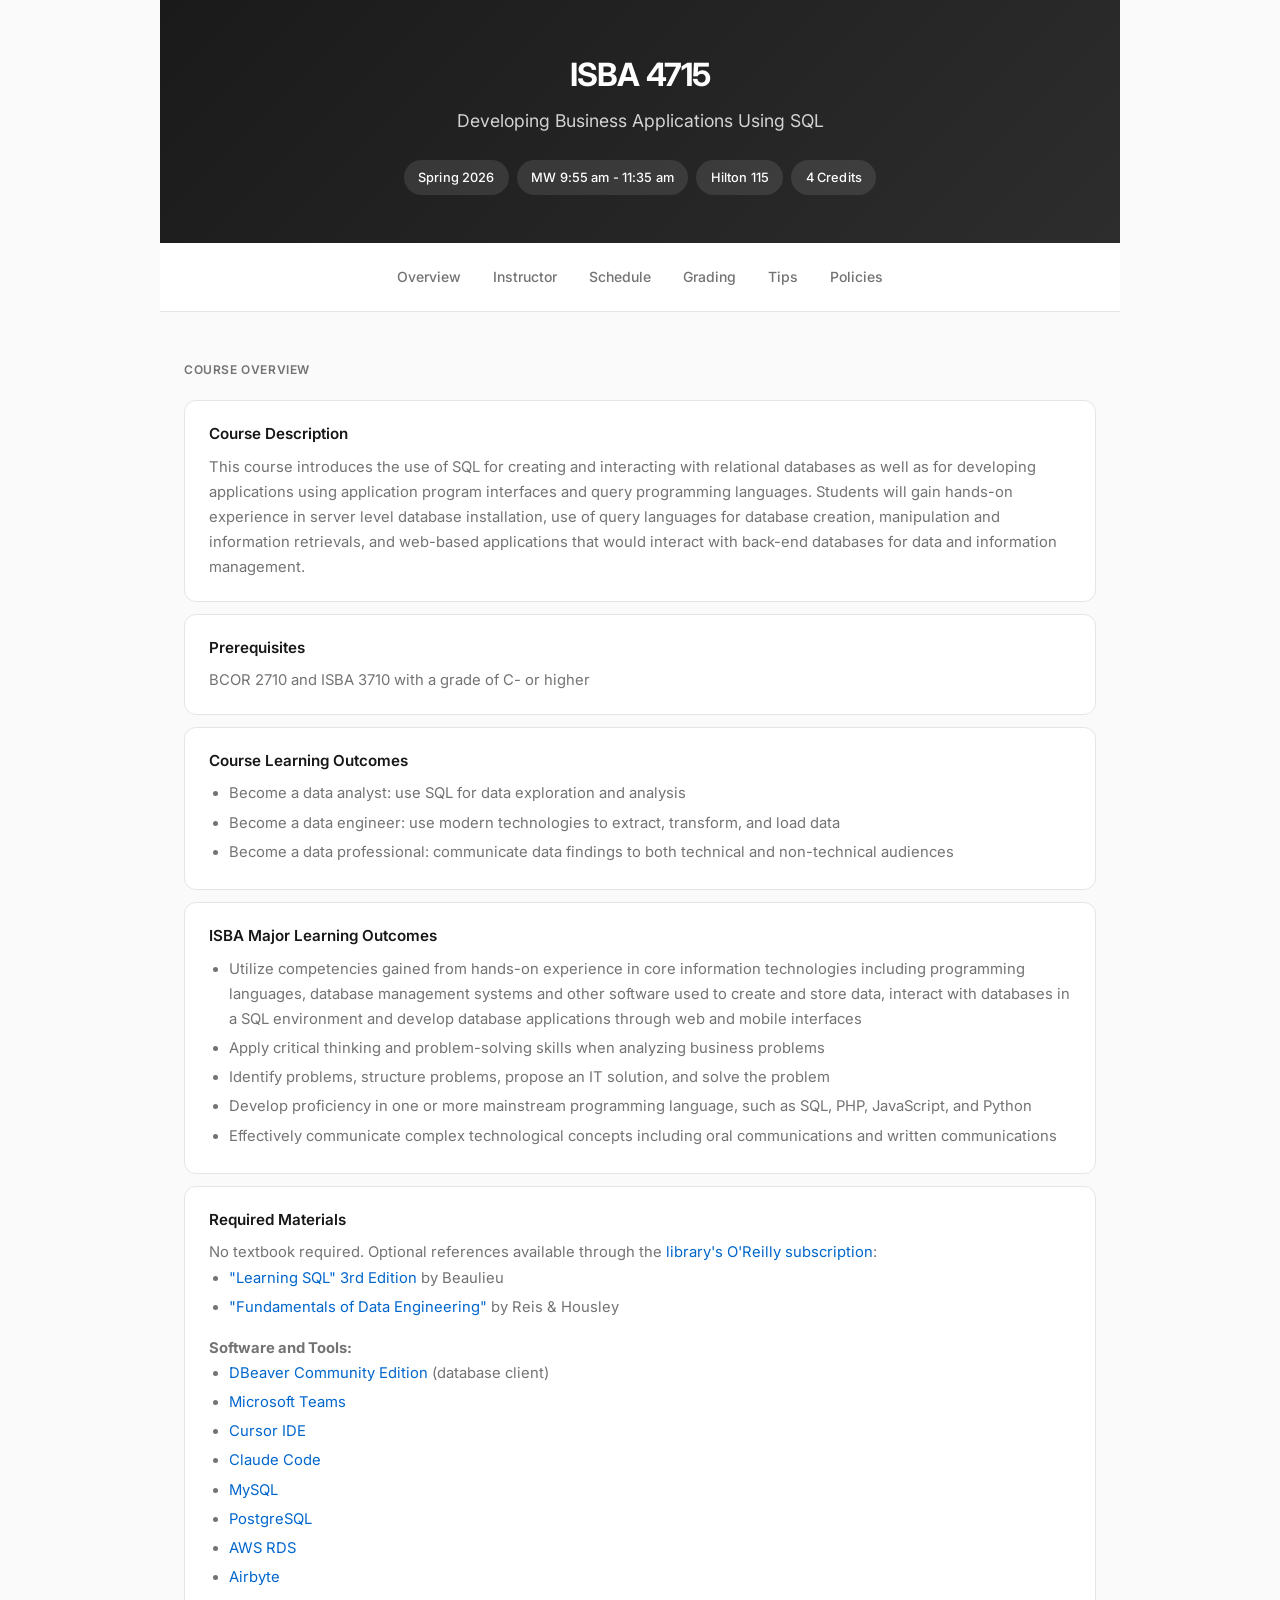
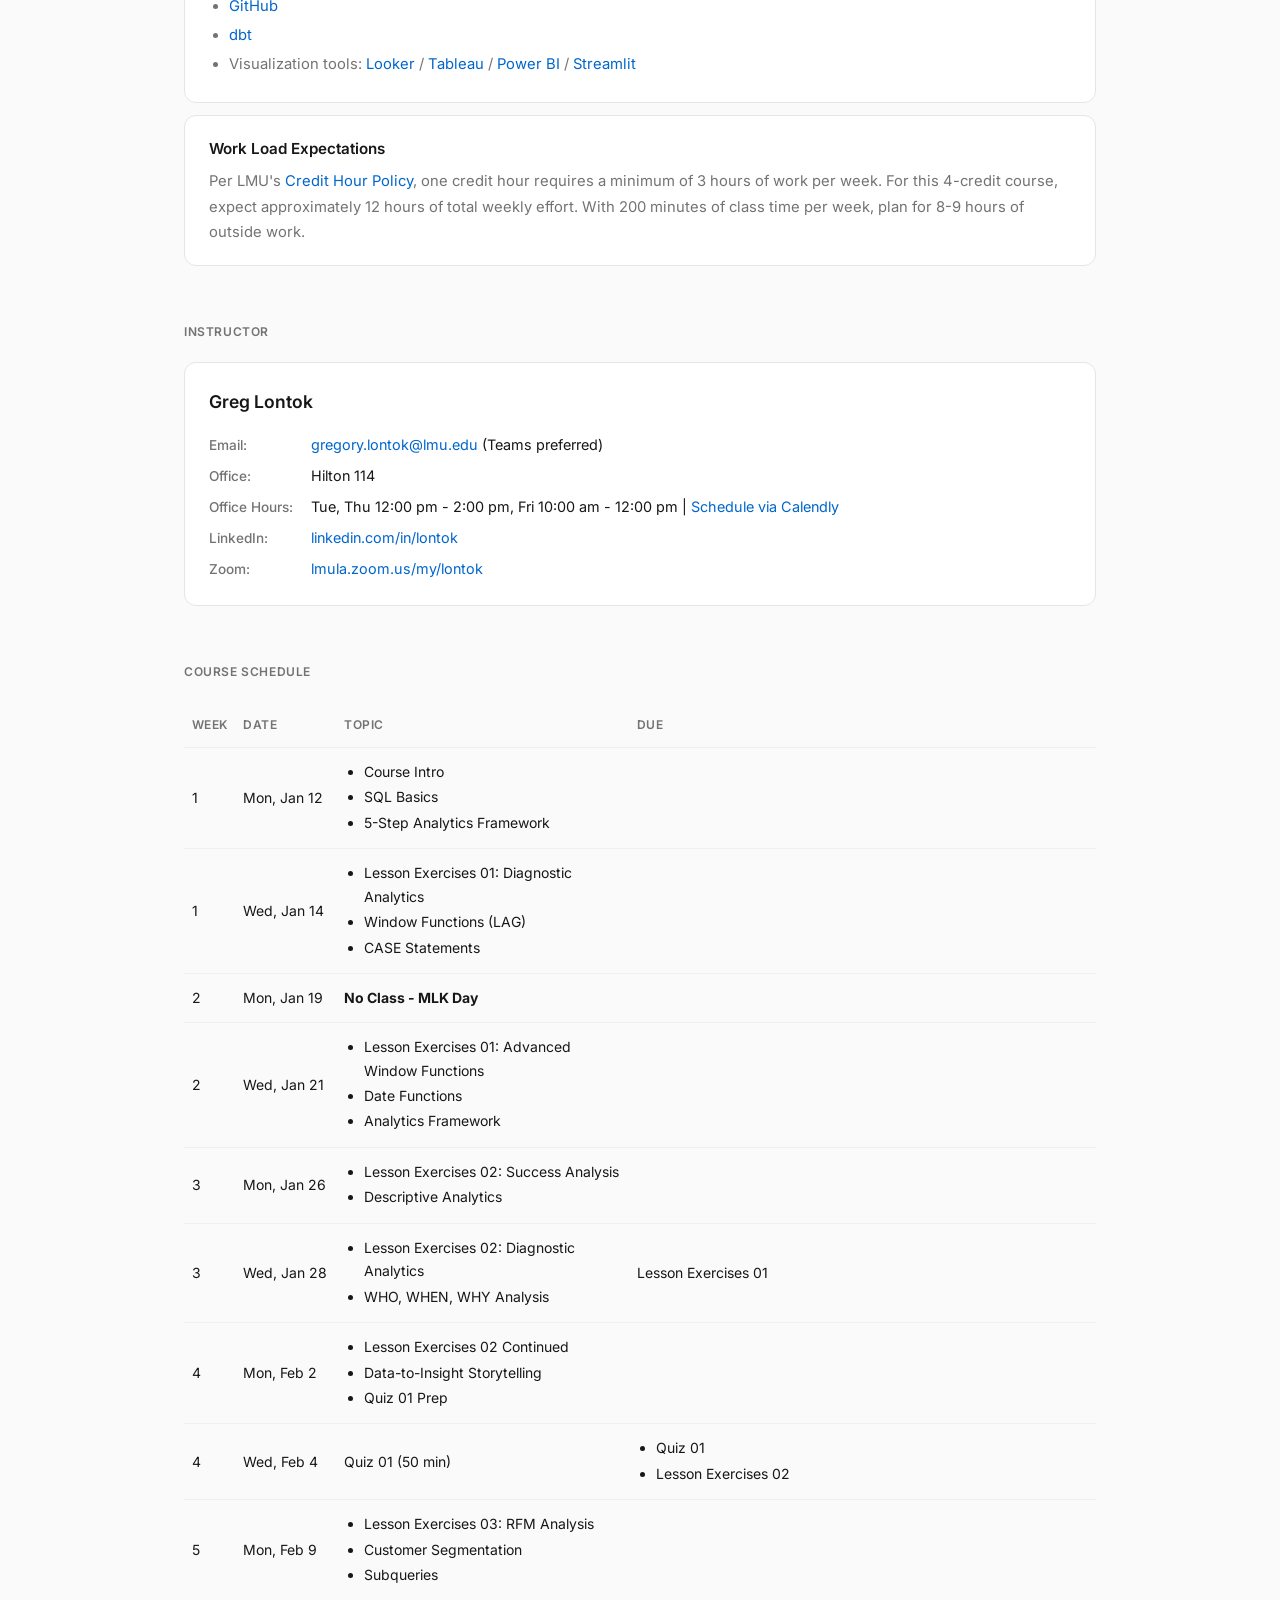
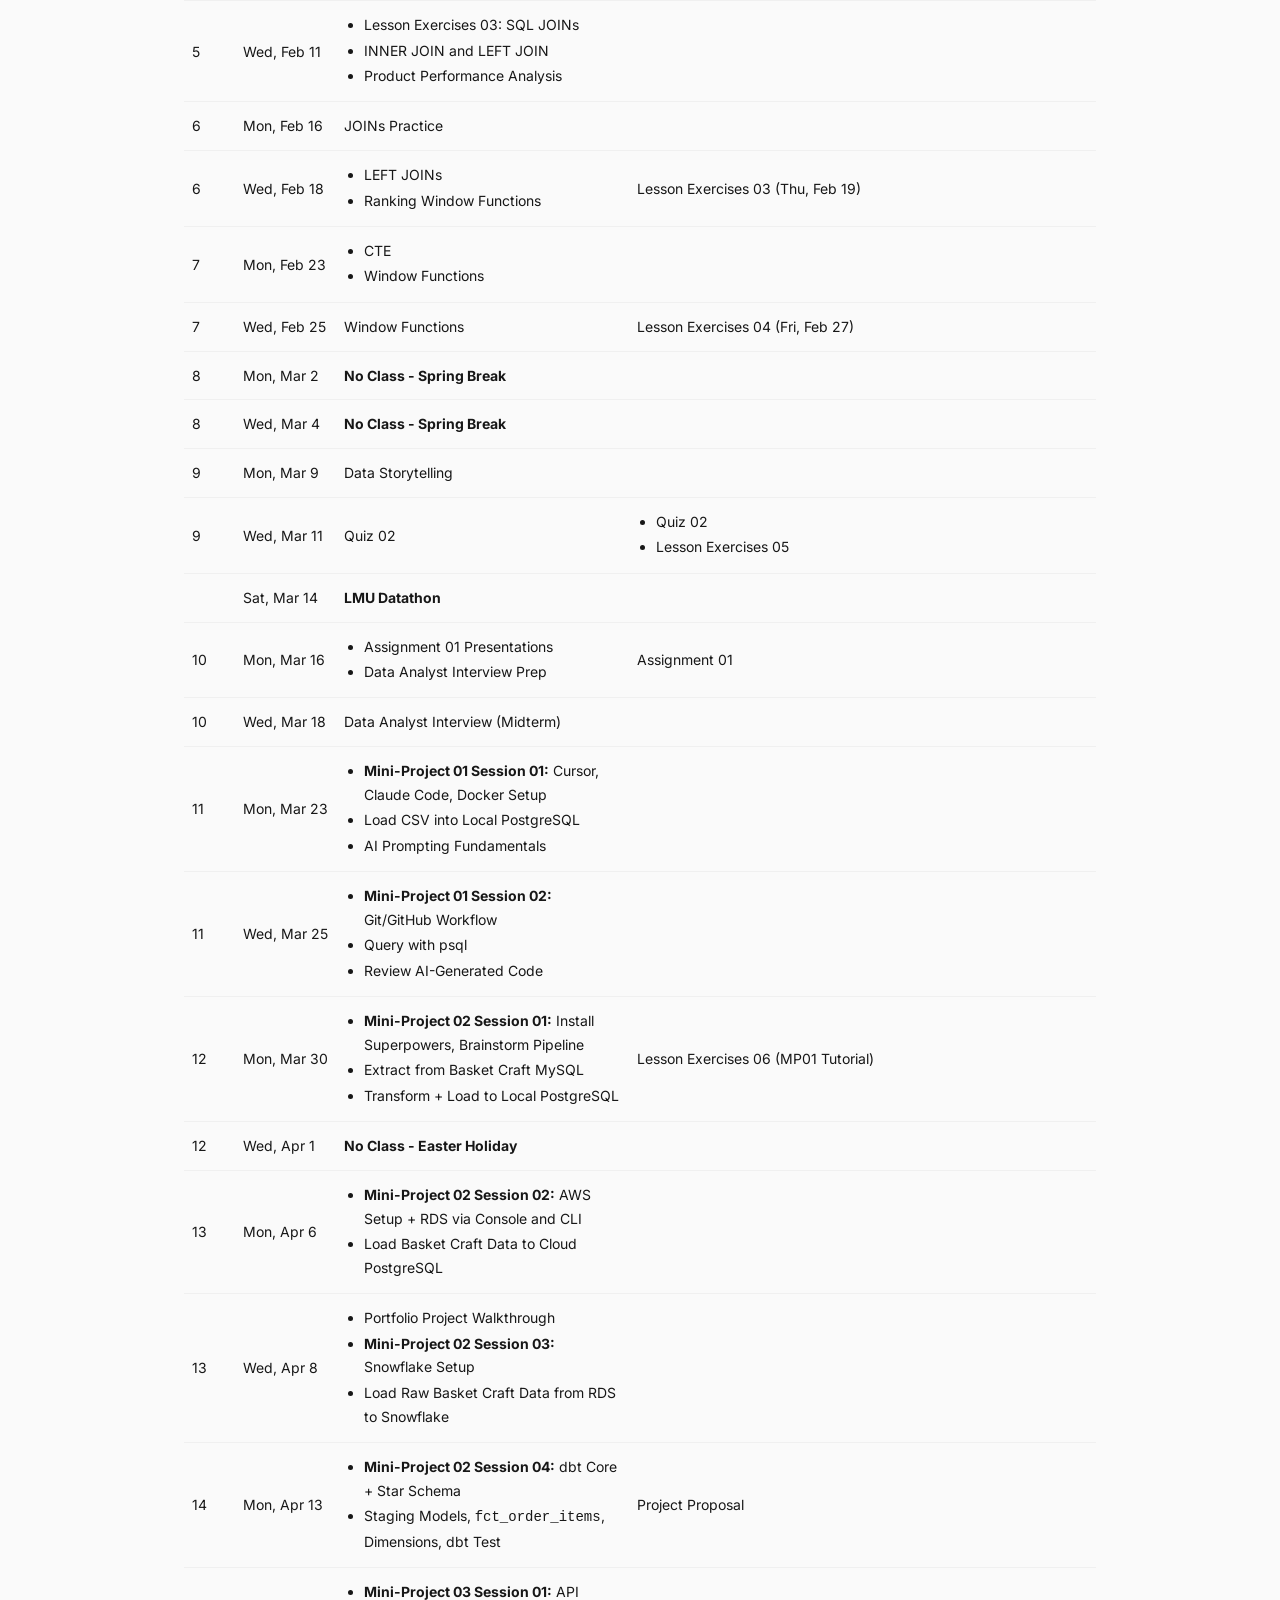
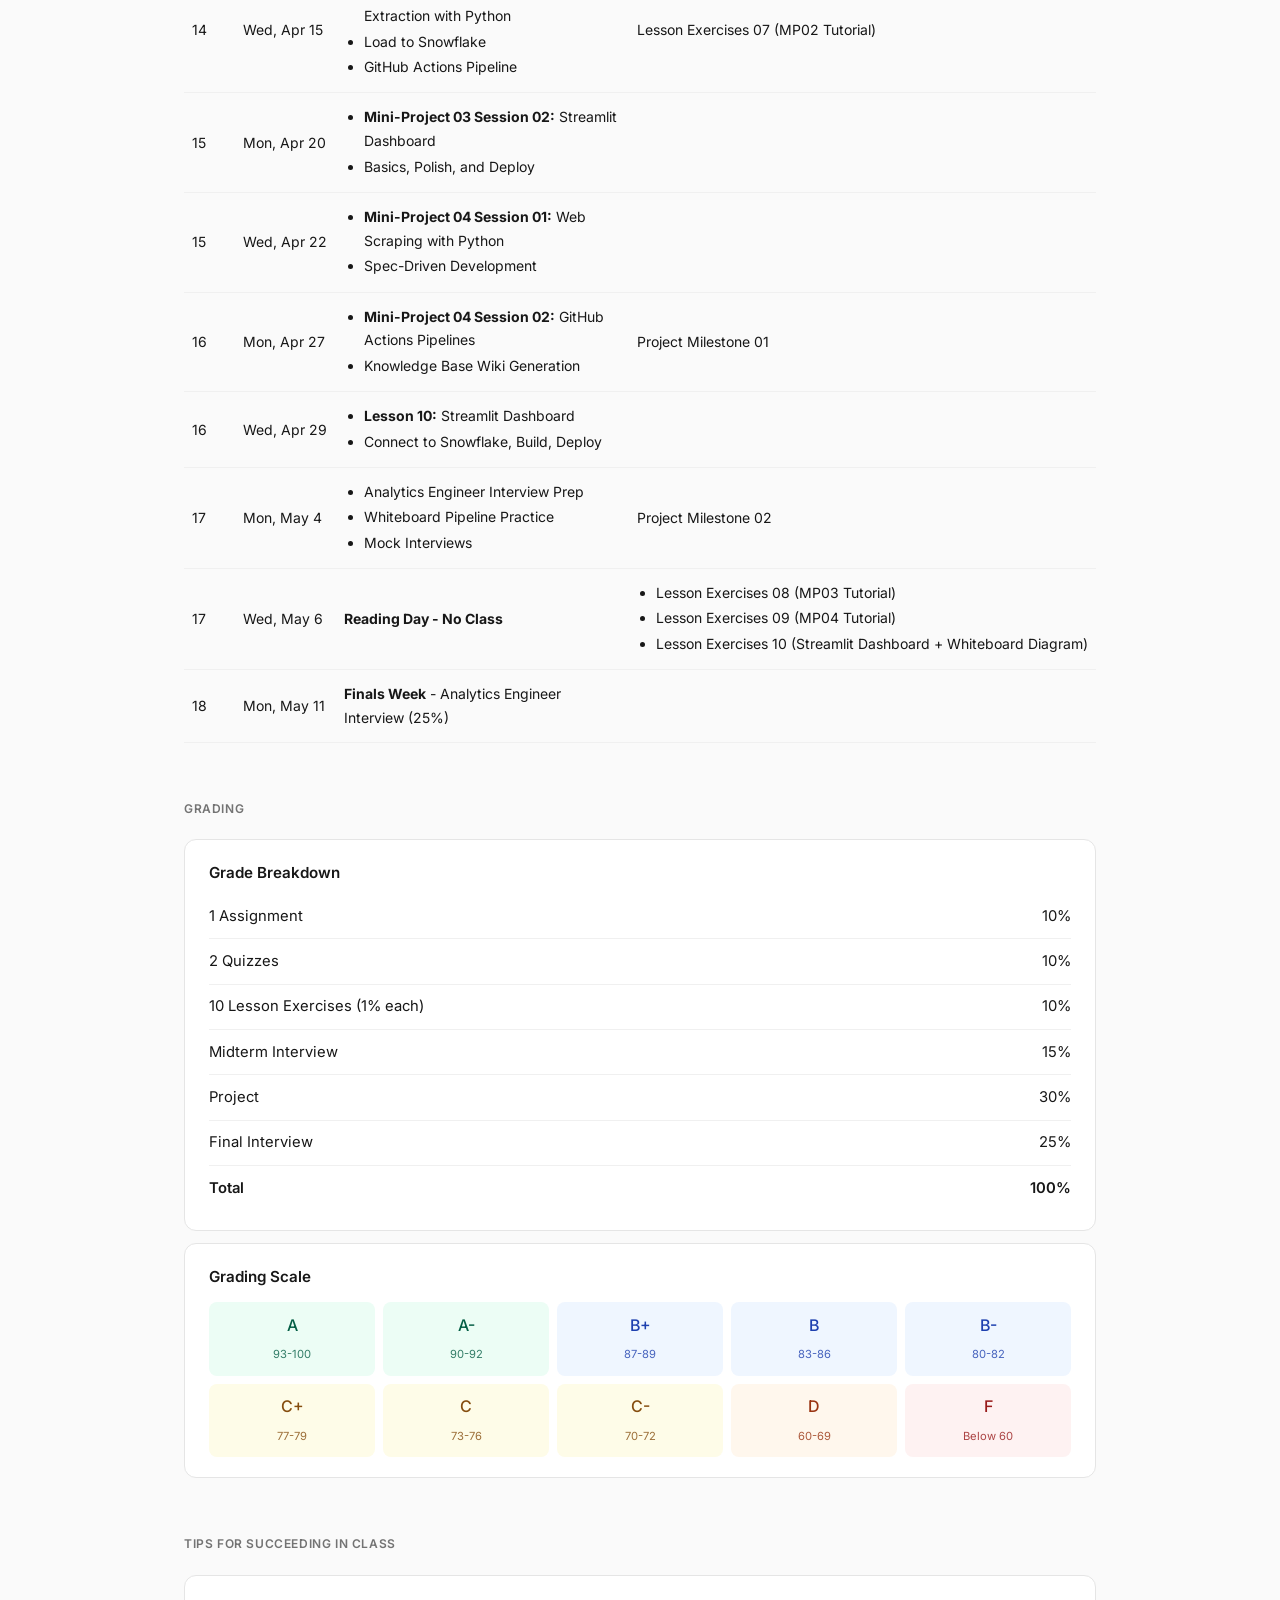
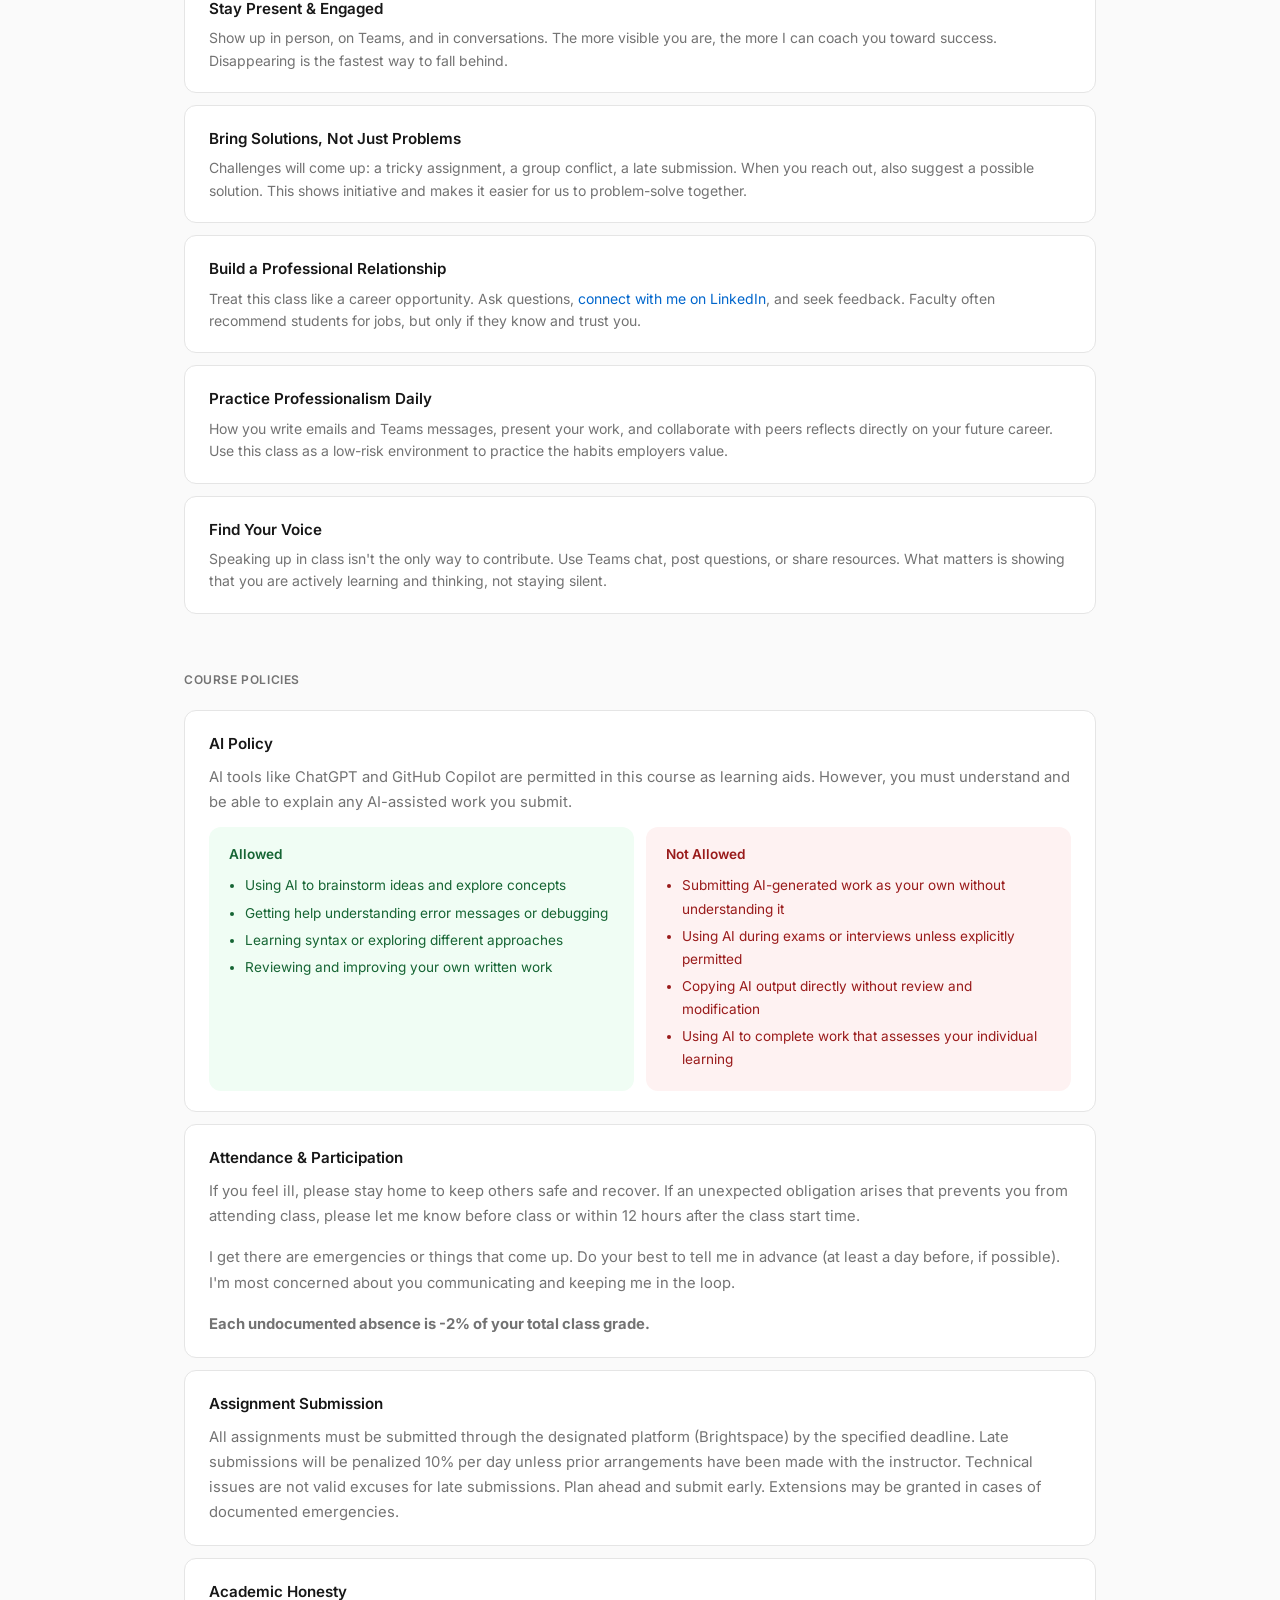
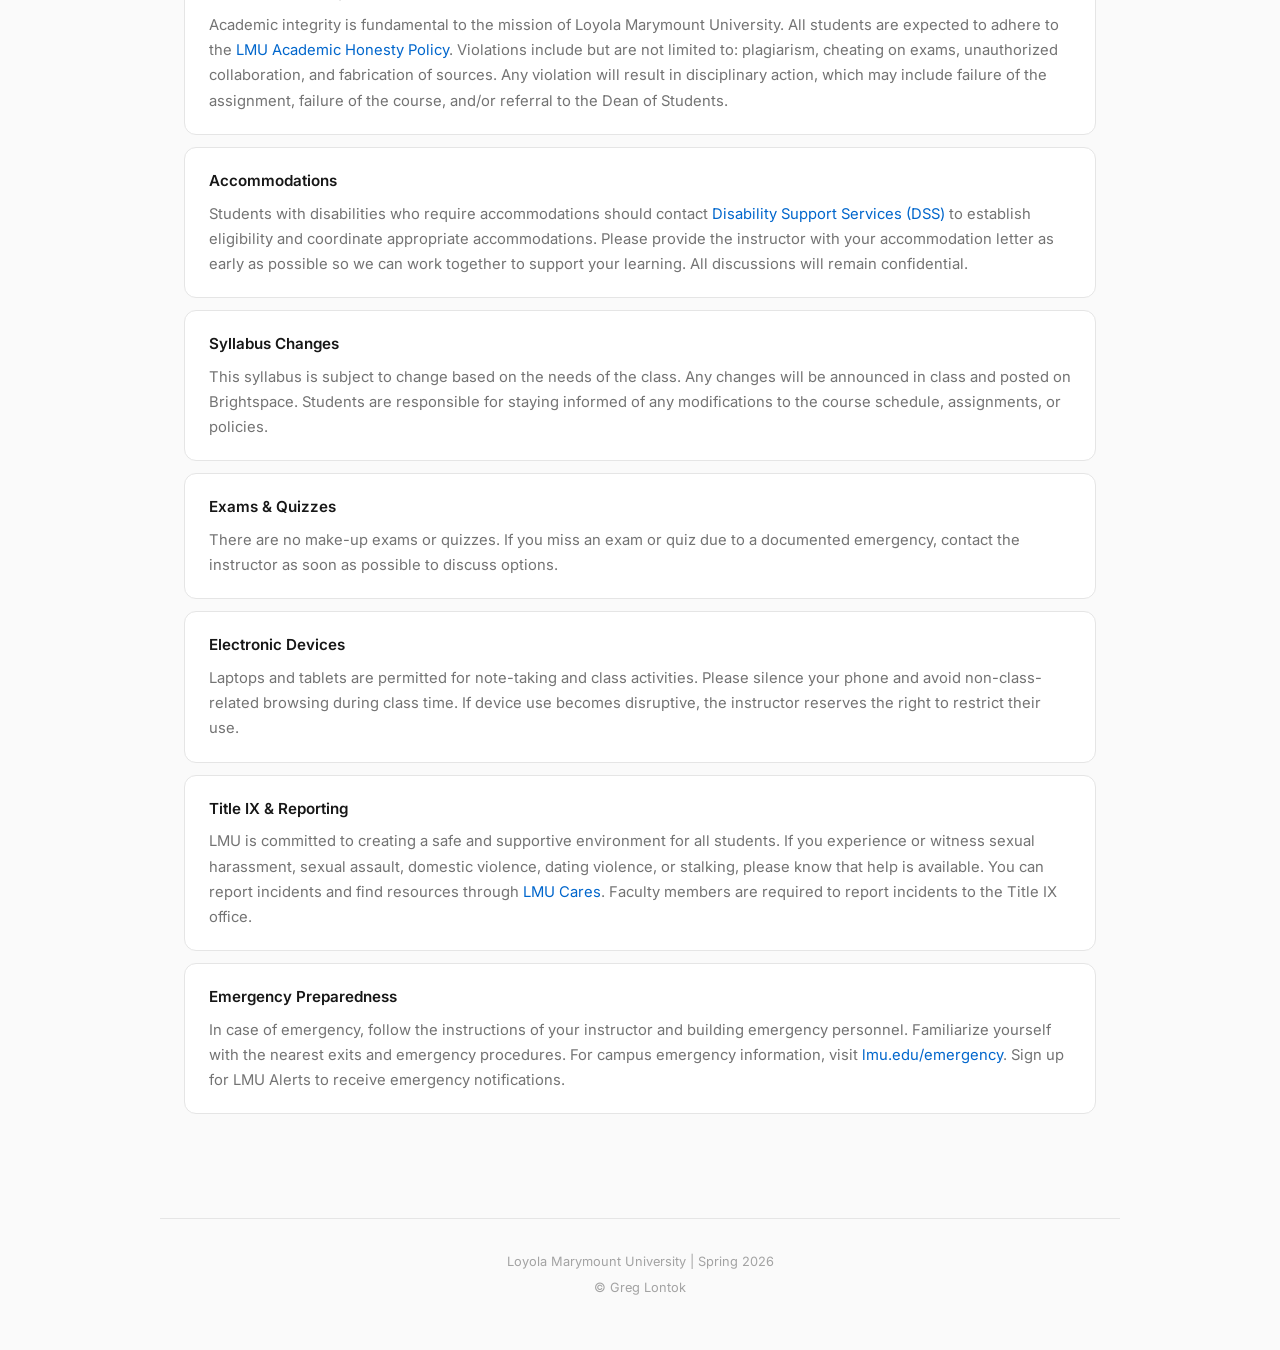
<file: index.html>
<!DOCTYPE html>
<html lang="en">
<head>
    <meta charset="UTF-8">
    <meta name="viewport" content="width=device-width, initial-scale=1.0">
    <!-- TEMPLATE: Update title with your course code and name -->
    <title>ISBA 4715 - Developing Business Applications Using SQL | Spring 2026</title>
    <link rel="preconnect" href="https://fonts.googleapis.com">
    <link rel="preconnect" href="https://fonts.gstatic.com" crossorigin>
    <link href="https://fonts.googleapis.com/css2?family=Inter:wght@400;500;600;700&display=swap" rel="stylesheet">
    <style>
        :root {
            --bg: #fafafa;
            --card-bg: #ffffff;
            --text: #171717;
            --text-muted: #737373;
            --text-light: #a3a3a3;
            --border: #e5e5e5;
            --border-light: #f0f0f0;
            --link: #0066cc;
            --accent: #171717;
            --radius: 12px;
            --shadow: 0 1px 3px rgba(0,0,0,0.04), 0 1px 2px rgba(0,0,0,0.06);
            --shadow-hover: 0 4px 12px rgba(0,0,0,0.08);
        }

        * {
            margin: 0;
            padding: 0;
            box-sizing: border-box;
        }

        body {
            font-family: 'Inter', -apple-system, BlinkMacSystemFont, sans-serif;
            font-size: 16px;
            line-height: 1.7;
            color: var(--text);
            background: var(--bg);
            min-height: 100vh;
            -webkit-font-smoothing: antialiased;
        }

        .container {
            max-width: 960px;
            margin: 0 auto;
            background: var(--bg);
            min-height: 100vh;
        }

        /* Header */
        .header {
            background: linear-gradient(135deg, #1a1a1a 0%, #2d2d2d 100%);
            color: white;
            padding: 3rem 2rem;
            text-align: center;
        }

        .header-content {
            max-width: 600px;
            margin: 0 auto;
        }

        .course-title {
            font-size: 2rem;
            font-weight: 700;
            letter-spacing: -0.03em;
            margin-bottom: 0.25rem;
        }

        .course-subtitle {
            font-size: 1.1rem;
            font-weight: 400;
            opacity: 0.8;
            margin-bottom: 1.5rem;
        }

        .course-info-bar {
            display: flex;
            flex-wrap: wrap;
            gap: 0.5rem;
            justify-content: center;
        }

        .info-item {
            background: rgba(255,255,255,0.1);
            padding: 0.4rem 0.9rem;
            border-radius: 100px;
            font-size: 0.8rem;
            font-weight: 500;
            letter-spacing: 0.01em;
        }

        /* Navigation */
        .navigation {
            background: var(--card-bg);
            padding: 0.75rem 1.5rem;
            text-align: center;
            border-bottom: 1px solid var(--border);
            position: sticky;
            top: 0;
            z-index: 100;
        }

        .nav-link {
            color: var(--text-muted);
            text-decoration: none;
            padding: 0.5rem 0.75rem;
            border-radius: 6px;
            font-size: 0.875rem;
            font-weight: 500;
            transition: all 150ms ease;
            display: inline-block;
            margin: 0.125rem;
        }

        .nav-link:hover {
            color: var(--text);
            background: var(--border-light);
        }

        /* Main Content */
        .main-content {
            padding: 3rem 1.5rem;
        }

        .section {
            margin-bottom: 3.5rem;
        }

        .section-title {
            font-size: 0.75rem;
            font-weight: 600;
            color: var(--text-muted);
            text-transform: uppercase;
            letter-spacing: 0.05em;
            margin-bottom: 1.25rem;
            padding-bottom: 0;
            border-bottom: none;
        }

        /* Cards */
        .card {
            background: var(--card-bg);
            border: 1px solid var(--border);
            border-radius: var(--radius);
            padding: 1.25rem 1.5rem;
            margin-bottom: 0.75rem;
            transition: box-shadow 150ms ease;
        }

        .card:hover {
            box-shadow: var(--shadow-hover);
        }

        .card-title {
            font-size: 0.95rem;
            font-weight: 600;
            color: var(--text);
            margin-bottom: 0.5rem;
        }

        .card p {
            color: var(--text-muted);
            font-size: 0.925rem;
        }

        .card ul {
            color: var(--text-muted);
            font-size: 0.925rem;
            padding-left: 1.25rem;
        }

        .card li {
            margin-bottom: 0.25rem;
        }

        .card a {
            color: var(--link);
            text-decoration: none;
        }

        .card a:hover {
            text-decoration: underline;
        }

        /* Schedule Table */
        .schedule-table {
            width: 100%;
            border-collapse: collapse;
            margin-top: 0.5rem;
            font-size: 0.875rem;
        }

        .schedule-table th,
        .schedule-table td {
            padding: 0.75rem 0.5rem;
            text-align: left;
            border-bottom: 1px solid var(--border-light);
        }

        .schedule-table td:nth-child(2),
        .schedule-table td:nth-child(4) {
            white-space: nowrap;
        }

        .schedule-table ul {
            margin: 0;
            padding-left: 1.2rem;
        }

        .schedule-table li {
            margin-bottom: 0.1rem;
        }

        .schedule-table th {
            background: transparent;
            color: var(--text-muted);
            font-weight: 600;
            font-size: 0.75rem;
            text-transform: uppercase;
            letter-spacing: 0.03em;
        }

        .schedule-table td {
            color: var(--text);
        }

        .schedule-table tr:hover td {
            background: var(--border-light);
        }

        /* Grading */
        .grading-item {
            display: flex;
            justify-content: space-between;
            padding: 0.6rem 0;
            border-bottom: 1px solid var(--border-light);
            font-size: 0.925rem;
        }

        .grading-item:last-child {
            border-bottom: none;
            font-weight: 600;
            color: var(--text);
        }

        .grade-scale-grid {
            display: grid;
            grid-template-columns: repeat(5, 1fr);
            gap: 0.5rem;
            margin-top: 0.75rem;
        }

        .grade-box {
            padding: 0.6rem 0.5rem;
            text-align: center;
            border-radius: 8px;
            font-weight: 500;
            transition: transform 150ms ease;
        }

        .grade-box:hover {
            transform: translateY(-1px);
        }

        .grade-box .grade-letter {
            font-size: 1rem;
            display: block;
        }

        .grade-box .grade-range {
            font-size: 0.7rem;
            font-weight: 400;
            opacity: 0.8;
        }

        /* Muted, desaturated grade colors */
        .grade-a { background: #ecfdf5; color: #065f46; }
        .grade-b { background: #eff6ff; color: #1e40af; }
        .grade-c { background: #fefce8; color: #854d0e; }
        .grade-d { background: #fff7ed; color: #9a3412; }
        .grade-f { background: #fef2f2; color: #991b1b; }

        /* Instructor */
        .instructor-card {
            background: var(--card-bg);
            border: 1px solid var(--border);
            border-radius: var(--radius);
            padding: 1.5rem;
        }

        .instructor-card h3 {
            font-size: 1.1rem;
            font-weight: 600;
            color: var(--text);
            margin-bottom: 1rem;
        }

        .instructor-details {
            display: flex;
            flex-direction: column;
            gap: 0.4rem;
        }

        .instructor-detail-item {
            display: flex;
            align-items: baseline;
            gap: 0.75rem;
            font-size: 0.9rem;
        }

        .instructor-detail-item strong {
            color: var(--text-muted);
            font-weight: 500;
            min-width: 90px;
            font-size: 0.85rem;
        }

        .instructor-detail-item span,
        .instructor-detail-item a {
            color: var(--text);
        }

        .instructor-detail-item a {
            color: var(--link);
            text-decoration: none;
        }

        .instructor-detail-item a:hover {
            text-decoration: underline;
        }

        /* Tips */
        .tips-grid {
            display: grid;
            grid-template-columns: 1fr;
            gap: 0.75rem;
        }

        .tip-card {
            background: var(--card-bg);
            border: 1px solid var(--border);
            border-radius: var(--radius);
            padding: 1.25rem 1.5rem;
            text-align: left;
            transition: box-shadow 150ms ease, transform 150ms ease;
        }

        .tip-card:hover {
            box-shadow: var(--shadow-hover);
            transform: translateY(-1px);
        }

        .tip-card h4 {
            font-size: 0.95rem;
            font-weight: 600;
            color: var(--text);
            margin-bottom: 0.35rem;
        }

        .tip-card p {
            font-size: 0.875rem;
            color: var(--text-muted);
            line-height: 1.6;
        }

        .tip-card a {
            color: var(--link);
            text-decoration: none;
        }

        .tip-card a:hover {
            text-decoration: underline;
        }

        /* AI Policy */
        .ai-policy-grid {
            display: grid;
            grid-template-columns: 1fr 1fr;
            gap: 0.75rem;
            margin-top: 0.75rem;
        }

        .ai-allowed, .ai-not-allowed {
            border-radius: var(--radius);
            padding: 1rem 1.25rem;
            border: none;
        }

        .ai-allowed {
            background: #f0fdf4;
        }

        .ai-allowed h4 {
            color: #166534;
            font-size: 0.85rem;
            font-weight: 600;
            margin-bottom: 0.5rem;
        }

        .ai-allowed ul {
            color: #166534;
            font-size: 0.85rem;
            padding-left: 1rem;
        }

        .ai-not-allowed {
            background: #fef2f2;
        }

        .ai-not-allowed h4 {
            color: #991b1b;
            font-size: 0.85rem;
            font-weight: 600;
            margin-bottom: 0.5rem;
        }

        .ai-not-allowed ul {
            color: #991b1b;
            font-size: 0.85rem;
            padding-left: 1rem;
        }

        /* Footer */
        footer {
            background: transparent;
            color: var(--text-light);
            text-align: center;
            padding: 2rem 1.5rem 3rem;
            font-size: 0.8rem;
            border-top: 1px solid var(--border);
        }

        footer p {
            margin-bottom: 0.25rem;
        }

        /* Responsive */
        @media (max-width: 640px) {
            .course-title {
                font-size: 1.5rem;
            }

            .main-content {
                padding: 2rem 1rem;
            }

            .grade-scale-grid {
                grid-template-columns: repeat(2, 1fr);
            }

            .ai-policy-grid {
                grid-template-columns: 1fr;
            }

            .nav-link {
                font-size: 0.8rem;
                padding: 0.4rem 0.5rem;
            }
        }

        /* Print */
        @media print {
            .navigation {
                display: none;
            }

            .container {
                max-width: 100%;
            }

            .section {
                page-break-inside: avoid;
            }
        }
    </style>
</head>
<body>
    <div class="container">
        <header class="header">
            <div class="header-content">
                <!-- TEMPLATE: Update with your course information -->
                <h1 class="course-title">ISBA 4715</h1>
                <p class="course-subtitle">Developing Business Applications Using SQL</p>
                <div class="course-info-bar">
                    <span class="info-item">Spring 2026</span>
                    <span class="info-item">MW 9:55 am - 11:35 am</span>
                    <span class="info-item">Hilton 115</span>
                    <span class="info-item">4 Credits</span>
                </div>
            </div>
        </header>

        <nav class="navigation">
            <a href="#overview" class="nav-link">Overview</a>
            <a href="#instructor" class="nav-link">Instructor</a>
            <a href="#schedule" class="nav-link">Schedule</a>
            <a href="#grading" class="nav-link">Grading</a>
            <a href="#tips" class="nav-link">Tips</a>
            <a href="#policies" class="nav-link">Policies</a>
        </nav>

        <main class="main-content">
            <!-- COURSE OVERVIEW -->
            <section id="overview" class="section">
                <h2 class="section-title">Course Overview</h2>
                <div class="card">
                    <h3 class="card-title">Course Description</h3>
                    <p>This course introduces the use of SQL for creating and interacting with relational databases as well as for developing applications using application program interfaces and query programming languages. Students will gain hands-on experience in server level database installation, use of query languages for database creation, manipulation and information retrievals, and web-based applications that would interact with back-end databases for data and information management.</p>
                </div>

                <div class="card">
                    <h3 class="card-title">Prerequisites</h3>
                    <p>BCOR 2710 and ISBA 3710 with a grade of C- or higher</p>
                </div>

                <div class="card">
                    <h3 class="card-title">Course Learning Outcomes</h3>
                    <ul>
                        <li>Become a data analyst: use SQL for data exploration and analysis</li>
                        <li>Become a data engineer: use modern technologies to extract, transform, and load data</li>
                        <li>Become a data professional: communicate data findings to both technical and non-technical audiences</li>
                    </ul>
                </div>

                <div class="card">
                    <h3 class="card-title">ISBA Major Learning Outcomes</h3>
                    <ul>
                        <li>Utilize competencies gained from hands-on experience in core information technologies including programming languages, database management systems and other software used to create and store data, interact with databases in a SQL environment and develop database applications through web and mobile interfaces</li>
                        <li>Apply critical thinking and problem-solving skills when analyzing business problems</li>
                        <li>Identify problems, structure problems, propose an IT solution, and solve the problem</li>
                        <li>Develop proficiency in one or more mainstream programming language, such as SQL, PHP, JavaScript, and Python</li>
                        <li>Effectively communicate complex technological concepts including oral communications and written communications</li>
                    </ul>
                </div>

                <div class="card">
                    <h3 class="card-title">Required Materials</h3>
                    <p>No textbook required. Optional references available through the <a href="https://go.oreilly.com/loyola-marymount">library's O'Reilly subscription</a>:</p>
                    <ul>
                        <li><a href="https://learning.oreilly.com/library/view/learning-sql-3rd/9781492057604/">"Learning SQL" 3rd Edition</a> by Beaulieu</li>
                        <li><a href="https://learning.oreilly.com/library/view/fundamentals-of-data/9781098108298/">"Fundamentals of Data Engineering"</a> by Reis & Housley</li>
                    </ul>
                    <p style="margin-top: 1rem;"><strong>Software and Tools:</strong></p>
                    <ul>
                        <li><a href="https://dbeaver.io/">DBeaver Community Edition</a> (database client)</li>
                        <li><a href="https://www.microsoft.com/microsoft-teams/">Microsoft Teams</a></li>
                        <li><a href="https://cursor.sh/">Cursor IDE</a></li>
                        <li><a href="https://www.anthropic.com/claude-code">Claude Code</a></li>
                        <li><a href="https://www.mysql.com/">MySQL</a></li>
                        <li><a href="https://www.postgresql.org/">PostgreSQL</a></li>
                        <li><a href="https://aws.amazon.com/rds/">AWS RDS</a></li>
                        <li><a href="https://airbyte.com/">Airbyte</a></li>
                        <li><a href="https://github.com/">GitHub</a></li>
                        <li><a href="https://www.getdbt.com/">dbt</a></li>
                        <li>Visualization tools: <a href="https://cloud.google.com/looker">Looker</a> / <a href="https://www.tableau.com/">Tableau</a> / <a href="https://powerbi.microsoft.com/">Power BI</a> / <a href="https://streamlit.io/">Streamlit</a></li>
                    </ul>
                </div>

                <div class="card">
                    <h3 class="card-title">Work Load Expectations</h3>
                    <p>Per LMU's <a href="https://academics.lmu.edu/aprc/lmucredithourpolicy/">Credit Hour Policy</a>, one credit hour requires a minimum of 3 hours of work per week. For this 4-credit course, expect approximately 12 hours of total weekly effort. With 200 minutes of class time per week, plan for 8-9 hours of outside work.</p>
                </div>
            </section>

            <!-- INSTRUCTOR -->
            <section id="instructor" class="section">
                <h2 class="section-title">Instructor</h2>
                <div class="instructor-card">
                    <h3>Greg Lontok</h3>
                    <div class="instructor-details">
                        <div class="instructor-detail-item">
                            <strong>Email:</strong>
                            <span><a href="mailto:gregory.lontok@lmu.edu">gregory.lontok@lmu.edu</a> (Teams preferred)</span>
                        </div>
                        <div class="instructor-detail-item">
                            <strong>Office:</strong>
                            <span>Hilton 114</span>
                        </div>
                        <div class="instructor-detail-item">
                            <strong>Office Hours:</strong>
                            <span>Tue, Thu 12:00 pm - 2:00 pm, Fri 10:00 am - 12:00 pm | <a href="https://calendly.com/greg-lontok">Schedule via Calendly</a></span>
                        </div>
                        <div class="instructor-detail-item">
                            <strong>LinkedIn:</strong>
                            <span><a href="http://linkedin.com/in/lontok">linkedin.com/in/lontok</a></span>
                        </div>
                        <div class="instructor-detail-item">
                            <strong>Zoom:</strong>
                            <span><a href="https://lmula.zoom.us/my/lontok">lmula.zoom.us/my/lontok</a></span>
                        </div>
                    </div>
                </div>
            </section>

            <!-- SCHEDULE -->
            <section id="schedule" class="section">
                <h2 class="section-title">Course Schedule</h2>
                <table class="schedule-table">
                    <thead>
                        <tr>
                            <th>Week</th>
                            <th>Date</th>
                            <th>Topic</th>
                            <th>Due</th>
                        </tr>
                    </thead>
                    <tbody>
                        <tr>
                            <td>1</td>
                            <td>Mon, Jan 12</td>
                            <td><ul><li>Course Intro</li><li>SQL Basics</li><li>5-Step Analytics Framework</li></ul></td>
                            <td></td>
                        </tr>
                        <tr>
                            <td>1</td>
                            <td>Wed, Jan 14</td>
                            <td><ul><li>Lesson Exercises 01: Diagnostic Analytics</li><li>Window Functions (LAG)</li><li>CASE Statements</li></ul></td>
                            <td></td>
                        </tr>
                        <tr>
                            <td>2</td>
                            <td>Mon, Jan 19</td>
                            <td><strong>No Class - MLK Day</strong></td>
                            <td></td>
                        </tr>
                        <tr>
                            <td>2</td>
                            <td>Wed, Jan 21</td>
                            <td><ul><li>Lesson Exercises 01: Advanced Window Functions</li><li>Date Functions</li><li>Analytics Framework</li></ul></td>
                            <td></td>
                        </tr>
                        <tr>
                            <td>3</td>
                            <td>Mon, Jan 26</td>
                            <td><ul><li>Lesson Exercises 02: Success Analysis</li><li>Descriptive Analytics</li></ul></td>
                            <td></td>
                        </tr>
                        <tr>
                            <td>3</td>
                            <td>Wed, Jan 28</td>
                            <td><ul><li>Lesson Exercises 02: Diagnostic Analytics</li><li>WHO, WHEN, WHY Analysis</li></ul></td>
                            <td>Lesson Exercises 01</td>
                        </tr>
                        <tr>
                            <td>4</td>
                            <td>Mon, Feb 2</td>
                            <td><ul><li>Lesson Exercises 02 Continued</li><li>Data-to-Insight Storytelling</li><li>Quiz 01 Prep</li></ul></td>
                            <td></td>
                        </tr>
                        <tr>
                            <td>4</td>
                            <td>Wed, Feb 4</td>
                            <td>Quiz 01 (50 min)</td>
                            <td><ul><li>Quiz 01</li><li>Lesson Exercises 02</li></ul></td>
                        </tr>
                        <tr>
                            <td>5</td>
                            <td>Mon, Feb 9</td>
                            <td><ul><li>Lesson Exercises 03: RFM Analysis</li><li>Customer Segmentation</li><li>Subqueries</li></ul></td>
                            <td></td>
                        </tr>
                        <tr>
                            <td>5</td>
                            <td>Wed, Feb 11</td>
                            <td><ul><li>Lesson Exercises 03: SQL JOINs</li><li>INNER JOIN and LEFT JOIN</li><li>Product Performance Analysis</li></ul></td>
                            <td></td>
                        </tr>
                        <tr>
                            <td>6</td>
                            <td>Mon, Feb 16</td>
                            <td>JOINs Practice</td>
                            <td></td>
                        </tr>
                        <tr>
                            <td>6</td>
                            <td>Wed, Feb 18</td>
                            <td><ul><li>LEFT JOINs</li><li>Ranking Window Functions</li></ul></td>
                            <td>Lesson Exercises 03 (Thu, Feb 19)</td>
                        </tr>
                        <tr>
                            <td>7</td>
                            <td>Mon, Feb 23</td>
                            <td><ul><li>CTE</li><li>Window Functions</li></ul></td>
                            <td></td>
                        </tr>
                        <tr>
                            <td>7</td>
                            <td>Wed, Feb 25</td>
                            <td>Window Functions</td>
                            <td>Lesson Exercises 04 (Fri, Feb 27)</td>
                        </tr>
                        <tr>
                            <td>8</td>
                            <td>Mon, Mar 2</td>
                            <td><strong>No Class - Spring Break</strong></td>
                            <td></td>
                        </tr>
                        <tr>
                            <td>8</td>
                            <td>Wed, Mar 4</td>
                            <td><strong>No Class - Spring Break</strong></td>
                            <td></td>
                        </tr>
                        <tr>
                            <td>9</td>
                            <td>Mon, Mar 9</td>
                            <td>Data Storytelling</td>
                            <td></td>
                        </tr>
                        <tr>
                            <td>9</td>
                            <td>Wed, Mar 11</td>
                            <td>Quiz 02</td>
                            <td><ul><li>Quiz 02</li><li>Lesson Exercises 05</li></ul></td>
                        </tr>
                        <tr>
                            <td></td>
                            <td>Sat, Mar 14</td>
                            <td><strong>LMU Datathon</strong></td>
                            <td></td>
                        </tr>
                        <tr>
                            <td>10</td>
                            <td>Mon, Mar 16</td>
                            <td><ul><li>Assignment 01 Presentations</li><li>Data Analyst Interview Prep</li></ul></td>
                            <td>Assignment 01</td>
                        </tr>
                        <tr>
                            <td>10</td>
                            <td>Wed, Mar 18</td>
                            <td>Data Analyst Interview (Midterm)</td>
                            <td></td>
                        </tr>
                        <!-- MP01: Local Data Pipeline (2 sessions) -->
                        <tr>
                            <td>11</td>
                            <td>Mon, Mar 23</td>
                            <td><ul><li><strong>Mini-Project 01 Session 01:</strong> Cursor, Claude Code, Docker Setup</li><li>Load CSV into Local PostgreSQL</li><li>AI Prompting Fundamentals</li></ul></td>
                            <td></td>
                        </tr>
                        <tr>
                            <td>11</td>
                            <td>Wed, Mar 25</td>
                            <td><ul><li><strong>Mini-Project 01 Session 02:</strong> Git/GitHub Workflow</li><li>Query with psql</li><li>Review AI-Generated Code</li></ul></td>
                            <td></td>
                        </tr>
                        <!-- MP02: Cloud Pipeline (4 sessions) -->
                        <tr>
                            <td>12</td>
                            <td>Mon, Mar 30</td>
                            <td><ul><li><strong>Mini-Project 02 Session 01:</strong> Install Superpowers, Brainstorm Pipeline</li><li>Extract from Basket Craft MySQL</li><li>Transform + Load to Local PostgreSQL</li></ul></td>
                            <td>Lesson Exercises 06 (MP01 Tutorial)</td>
                        </tr>
                        <tr>
                            <td>12</td>
                            <td>Wed, Apr 1</td>
                            <td><strong>No Class - Easter Holiday</strong></td>
                            <td></td>
                        </tr>
                        <tr>
                            <td>13</td>
                            <td>Mon, Apr 6</td>
                            <td><ul><li><strong>Mini-Project 02 Session 02:</strong> AWS Setup + RDS via Console and CLI</li><li>Load Basket Craft Data to Cloud PostgreSQL</li></ul></td>
                            <td></td>
                        </tr>
                        <tr>
                            <td>13</td>
                            <td>Wed, Apr 8</td>
                            <td><ul><li>Portfolio Project Walkthrough</li><li><strong>Mini-Project 02 Session 03:</strong> Snowflake Setup</li><li>Load Raw Basket Craft Data from RDS to Snowflake</li></ul></td>
                            <td></td>
                        </tr>
                        <tr>
                            <td>14</td>
                            <td>Mon, Apr 13</td>
                            <td><ul><li><strong>Mini-Project 02 Session 04:</strong> dbt Core + Star Schema</li><li>Staging Models, <code>fct_order_items</code>, Dimensions, dbt Test</li></ul></td>
                            <td>Project Proposal</td>
                        </tr>
                        <!-- MP03: API Pipeline (1 session) -->
                        <tr>
                            <td>14</td>
                            <td>Wed, Apr 15</td>
                            <td><ul><li><strong>Mini-Project 03 Session 01:</strong> API Extraction with Python</li><li>Load to Snowflake</li><li>GitHub Actions Pipeline</li></ul></td>
                            <td>Lesson Exercises 07 (MP02 Tutorial)</td>
                        </tr>
                        <tr>
                            <td>15</td>
                            <td>Mon, Apr 20</td>
                            <td><ul><li><strong>Mini-Project 03 Session 02:</strong> Streamlit Dashboard</li><li>Basics, Polish, and Deploy</li></ul></td>
                            <td></td>
                        </tr>
                        <!-- MP04: Scrape Pipeline + Knowledge Base (2 sessions) -->
                        <tr>
                            <td>15</td>
                            <td>Wed, Apr 22</td>
                            <td><ul><li><strong>Mini-Project 04 Session 01:</strong> Web Scraping with Python</li><li>Spec-Driven Development</li></ul></td>
                            <td></td>
                        </tr>
                        <tr>
                            <td>16</td>
                            <td>Mon, Apr 27</td>
                            <td><ul><li><strong>Mini-Project 04 Session 02:</strong> GitHub Actions Pipelines</li><li>Knowledge Base Wiki Generation</li></ul></td>
                            <td>Project Milestone 01</td>
                        </tr>
                        <tr>
                            <td>16</td>
                            <td>Wed, Apr 29</td>
                            <td><ul><li><strong>Lesson 10:</strong> Streamlit Dashboard</li><li>Connect to Snowflake, Build, Deploy</li></ul></td>
                            <td></td>
                        </tr>
                        <!-- Interview Prep + Finals -->
                        <tr>
                            <td>17</td>
                            <td>Mon, May 4</td>
                            <td><ul><li>Analytics Engineer Interview Prep</li><li>Whiteboard Pipeline Practice</li><li>Mock Interviews</li></ul></td>
                            <td>Project Milestone 02</td>
                        </tr>
                        <tr>
                            <td>17</td>
                            <td>Wed, May 6</td>
                            <td><strong>Reading Day - No Class</strong></td>
                            <td><ul><li>Lesson Exercises 08 (MP03 Tutorial)</li><li>Lesson Exercises 09 (MP04 Tutorial)</li><li>Lesson Exercises 10 (Streamlit Dashboard + Whiteboard Diagram)</li></ul></td>
                        </tr>
                        <tr>
                            <td>18</td>
                            <td>Mon, May 11</td>
                            <td><strong>Finals Week</strong> - Analytics Engineer Interview (25%)</td>
                            <td></td>
                        </tr>
                    </tbody>
                </table>
            </section>

            <!-- GRADING -->
            <section id="grading" class="section">
                <h2 class="section-title">Grading</h2>
                <div class="card">
                    <h3 class="card-title">Grade Breakdown</h3>
                    <div class="grading-item">
                        <span>1 Assignment</span>
                        <span>10%</span>
                    </div>
                    <div class="grading-item">
                        <span>2 Quizzes</span>
                        <span>10%</span>
                    </div>
                    <div class="grading-item">
                        <span>10 Lesson Exercises (1% each)</span>
                        <span>10%</span>
                    </div>
                    <div class="grading-item">
                        <span>Midterm Interview</span>
                        <span>15%</span>
                    </div>
                    <div class="grading-item">
                        <span>Project</span>
                        <span>30%</span>
                    </div>
                    <div class="grading-item">
                        <span>Final Interview</span>
                        <span>25%</span>
                    </div>
                    <div class="grading-item">
                        <span>Total</span>
                        <span>100%</span>
                    </div>
                </div>

                <div class="card">
                    <h3 class="card-title">Grading Scale</h3>
                    <div class="grade-scale-grid">
                        <div class="grade-box grade-a">
                            <span class="grade-letter">A</span>
                            <span class="grade-range">93-100</span>
                        </div>
                        <div class="grade-box grade-a">
                            <span class="grade-letter">A-</span>
                            <span class="grade-range">90-92</span>
                        </div>
                        <div class="grade-box grade-b">
                            <span class="grade-letter">B+</span>
                            <span class="grade-range">87-89</span>
                        </div>
                        <div class="grade-box grade-b">
                            <span class="grade-letter">B</span>
                            <span class="grade-range">83-86</span>
                        </div>
                        <div class="grade-box grade-b">
                            <span class="grade-letter">B-</span>
                            <span class="grade-range">80-82</span>
                        </div>
                        <div class="grade-box grade-c">
                            <span class="grade-letter">C+</span>
                            <span class="grade-range">77-79</span>
                        </div>
                        <div class="grade-box grade-c">
                            <span class="grade-letter">C</span>
                            <span class="grade-range">73-76</span>
                        </div>
                        <div class="grade-box grade-c">
                            <span class="grade-letter">C-</span>
                            <span class="grade-range">70-72</span>
                        </div>
                        <div class="grade-box grade-d">
                            <span class="grade-letter">D</span>
                            <span class="grade-range">60-69</span>
                        </div>
                        <div class="grade-box grade-f">
                            <span class="grade-letter">F</span>
                            <span class="grade-range">Below 60</span>
                        </div>
                    </div>
                </div>
            </section>

            <!-- TIPS FOR SUCCESS -->
            <section id="tips" class="section">
                <h2 class="section-title">Tips for Succeeding in Class</h2>
                <div class="tips-grid">
                    <div class="tip-card">
                        <h4>Stay Present & Engaged</h4>
                        <p>Show up in person, on Teams, and in conversations. The more visible you are, the more I can coach you toward success. Disappearing is the fastest way to fall behind.</p>
                    </div>
                    <div class="tip-card">
                        <h4>Bring Solutions, Not Just Problems</h4>
                        <p>Challenges will come up: a tricky assignment, a group conflict, a late submission. When you reach out, also suggest a possible solution. This shows initiative and makes it easier for us to problem-solve together.</p>
                    </div>
                    <div class="tip-card">
                        <h4>Build a Professional Relationship</h4>
                        <p>Treat this class like a career opportunity. Ask questions, <a href="https://www.linkedin.com/in/lontok/">connect with me on LinkedIn</a>, and seek feedback. Faculty often recommend students for jobs, but only if they know and trust you.</p>
                    </div>
                    <div class="tip-card">
                        <h4>Practice Professionalism Daily</h4>
                        <p>How you write emails and Teams messages, present your work, and collaborate with peers reflects directly on your future career. Use this class as a low-risk environment to practice the habits employers value.</p>
                    </div>
                    <div class="tip-card">
                        <h4>Find Your Voice</h4>
                        <p>Speaking up in class isn't the only way to contribute. Use Teams chat, post questions, or share resources. What matters is showing that you are actively learning and thinking, not staying silent.</p>
                    </div>
                </div>
            </section>

            <!-- POLICIES -->
            <section id="policies" class="section">
                <h2 class="section-title">Course Policies</h2>

                <div class="card">
                    <h3 class="card-title">AI Policy</h3>
                    <p>AI tools like ChatGPT and GitHub Copilot are permitted in this course as learning aids. However, you must understand and be able to explain any AI-assisted work you submit.</p>
                    <div class="ai-policy-grid">
                        <div class="ai-allowed">
                            <h4>Allowed</h4>
                            <ul>
                                <li>Using AI to brainstorm ideas and explore concepts</li>
                                <li>Getting help understanding error messages or debugging</li>
                                <li>Learning syntax or exploring different approaches</li>
                                <li>Reviewing and improving your own written work</li>
                            </ul>
                        </div>
                        <div class="ai-not-allowed">
                            <h4>Not Allowed</h4>
                            <ul>
                                <li>Submitting AI-generated work as your own without understanding it</li>
                                <li>Using AI during exams or interviews unless explicitly permitted</li>
                                <li>Copying AI output directly without review and modification</li>
                                <li>Using AI to complete work that assesses your individual learning</li>
                            </ul>
                        </div>
                    </div>
                </div>

                <div class="card">
                    <h3 class="card-title">Attendance & Participation</h3>
                    <p style="margin-bottom: 1rem;">If you feel ill, please stay home to keep others safe and recover. If an unexpected obligation arises that prevents you from attending class, please let me know before class or within 12 hours after the class start time.</p>
                    <p style="margin-bottom: 1rem;">I get there are emergencies or things that come up. Do your best to tell me in advance (at least a day before, if possible). I'm most concerned about you communicating and keeping me in the loop.</p>
                    <p><strong>Each undocumented absence is -2% of your total class grade.</strong></p>
                </div>

                <div class="card">
                    <h3 class="card-title">Assignment Submission</h3>
                    <p>All assignments must be submitted through the designated platform (Brightspace) by the specified deadline. Late submissions will be penalized 10% per day unless prior arrangements have been made with the instructor. Technical issues are not valid excuses for late submissions. Plan ahead and submit early. Extensions may be granted in cases of documented emergencies.</p>
                </div>

                <div class="card">
                    <h3 class="card-title">Academic Honesty</h3>
                    <p>Academic integrity is fundamental to the mission of Loyola Marymount University. All students are expected to adhere to the <a href="https://academics.lmu.edu/honesty/">LMU Academic Honesty Policy</a>. Violations include but are not limited to: plagiarism, cheating on exams, unauthorized collaboration, and fabrication of sources. Any violation will result in disciplinary action, which may include failure of the assignment, failure of the course, and/or referral to the Dean of Students.</p>
                </div>

                <div class="card">
                    <h3 class="card-title">Accommodations</h3>
                    <p>Students with disabilities who require accommodations should contact <a href="https://academics.lmu.edu/dss/">Disability Support Services (DSS)</a> to establish eligibility and coordinate appropriate accommodations. Please provide the instructor with your accommodation letter as early as possible so we can work together to support your learning. All discussions will remain confidential.</p>
                </div>

                <div class="card">
                    <h3 class="card-title">Syllabus Changes</h3>
                    <p>This syllabus is subject to change based on the needs of the class. Any changes will be announced in class and posted on Brightspace. Students are responsible for staying informed of any modifications to the course schedule, assignments, or policies.</p>
                </div>

                <div class="card">
                    <h3 class="card-title">Exams & Quizzes</h3>
                    <p>There are no make-up exams or quizzes. If you miss an exam or quiz due to a documented emergency, contact the instructor as soon as possible to discuss options.</p>
                </div>

                <div class="card">
                    <h3 class="card-title">Electronic Devices</h3>
                    <p>Laptops and tablets are permitted for note-taking and class activities. Please silence your phone and avoid non-class-related browsing during class time. If device use becomes disruptive, the instructor reserves the right to restrict their use.</p>
                </div>

                <div class="card">
                    <h3 class="card-title">Title IX & Reporting</h3>
                    <p>LMU is committed to creating a safe and supportive environment for all students. If you experience or witness sexual harassment, sexual assault, domestic violence, dating violence, or stalking, please know that help is available. You can report incidents and find resources through <a href="http://studentaffairs.lmu.edu/lmucares/">LMU Cares</a>. Faculty members are required to report incidents to the Title IX office.</p>
                </div>

                <div class="card">
                    <h3 class="card-title">Emergency Preparedness</h3>
                    <p>In case of emergency, follow the instructions of your instructor and building emergency personnel. Familiarize yourself with the nearest exits and emergency procedures. For campus emergency information, visit <a href="http://www.lmu.edu/emergency">lmu.edu/emergency</a>. Sign up for LMU Alerts to receive emergency notifications.</p>
                </div>
            </section>

        </main>

        <footer>
            <p>Loyola Marymount University | Spring 2026</p>
            <p>&copy; Greg Lontok</p>
        </footer>
    </div>

    <script>
        // Smooth scrolling for navigation links
        document.querySelectorAll('a[href^="#"]').forEach(anchor => {
            anchor.addEventListener('click', function (e) {
                e.preventDefault();
                const target = document.querySelector(this.getAttribute('href'));
                if (target) {
                    target.scrollIntoView({
                        behavior: 'smooth',
                        block: 'start'
                    });
                }
            });
        });
    </script>
</body>
</html>
</file>
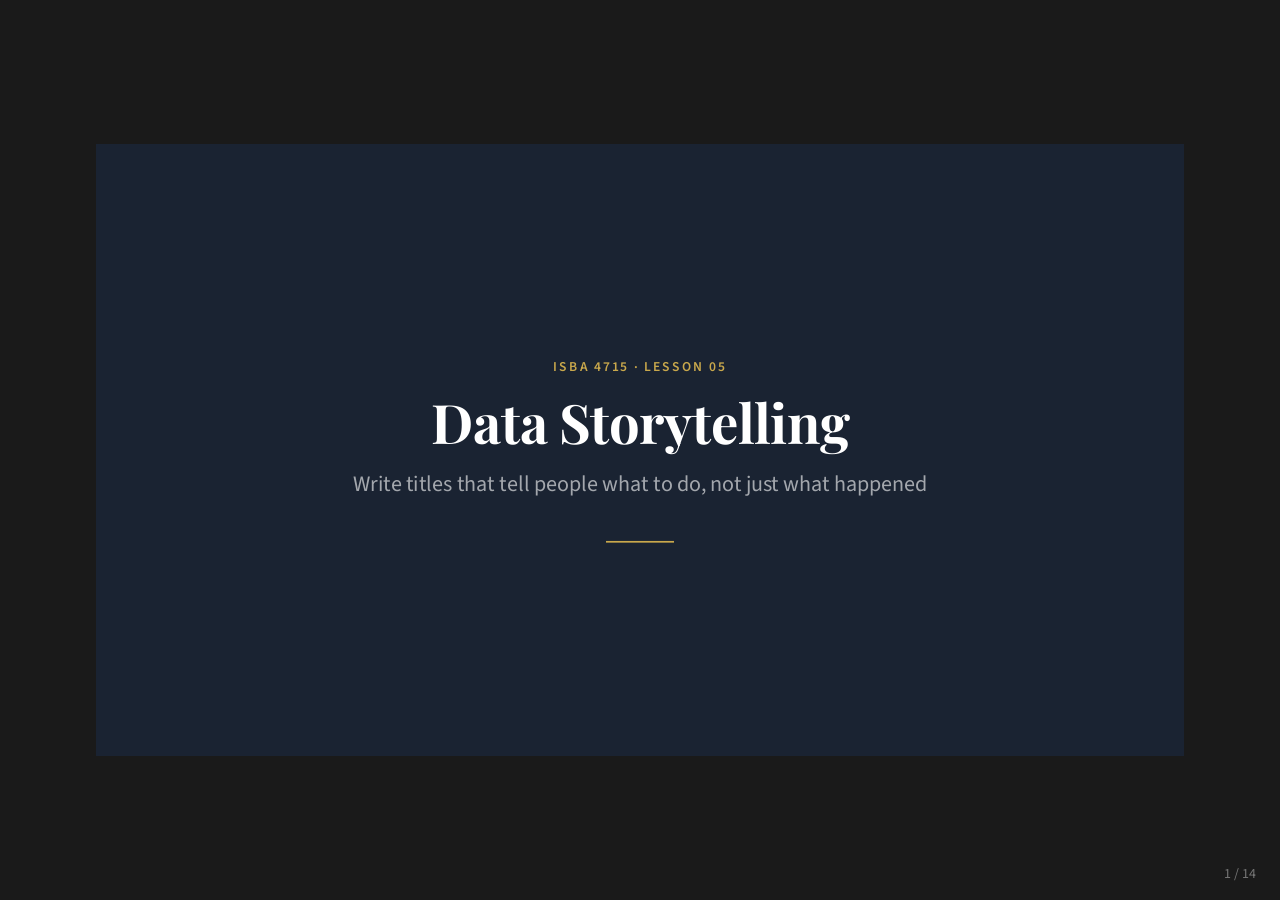
<file: lessons/05-data-storytelling/lesson-05-slides.html>
<!DOCTYPE html>
<html lang="en">
<head>
  <meta charset="UTF-8">
  <meta name="viewport" content="width=device-width, initial-scale=1.0">
  <title>Lesson 05: Data Storytelling | ISBA 4715</title>
  <link rel="preconnect" href="https://fonts.googleapis.com">
  <link rel="preconnect" href="https://fonts.gstatic.com" crossorigin>
  <link href="https://fonts.googleapis.com/css2?family=Playfair+Display:wght@600;700;800&family=Source+Sans+3:ital,wght@0,400;0,600;0,700;1,400&display=swap" rel="stylesheet">
  <style>
    :root {
      --navy: #1a2332;
      --navy-light: #2a3a52;
      --gold: #c9a84c;
      --gold-muted: #d4b96a;
      --cream: #faf8f4;
      --warm-white: #fffdf9;
      --text: #2c2c2c;
      --text-muted: #5a5a5a;
      --border: #e2ddd5;
      --green: #2d6a4f;
      --green-bg: #f0f7f2;
      --green-border: #b7d7c2;
      --red: #9b2c2c;
      --red-bg: #fdf2f2;
      --red-border: #e8b4b4;
      --blue-bg: #eef3f8;
      --blue-border: #b4c8db;
    }

    * { margin: 0; padding: 0; box-sizing: border-box; }

    body {
      font-family: 'Source Sans 3', Georgia, serif;
      background: #1a1a1a;
      display: flex;
      justify-content: center;
      align-items: center;
      min-height: 100vh;
      overflow: hidden;
    }

    /* ── Slide container ───────────────────── */
    .deck { position: relative; width: 1280px; height: 720px; }

    .slide {
      position: absolute;
      top: 0; left: 0;
      width: 1280px;
      height: 720px;
      background: var(--cream);
      display: none;
      flex-direction: column;
      padding: 60px 80px;
      overflow: hidden;
    }

    .slide.active { display: flex; }

    /* ── Slide counter ─────────────────────── */
    .slide-counter {
      position: fixed;
      bottom: 16px;
      right: 24px;
      color: rgba(255,255,255,0.4);
      font-family: 'Source Sans 3', sans-serif;
      font-size: 14px;
      z-index: 100;
    }

    /* ── Typography ─────────────────────────── */
    .slide-title {
      font-family: 'Playfair Display', Georgia, serif;
      font-size: 44px;
      font-weight: 700;
      color: var(--navy);
      margin-bottom: 30px;
      line-height: 1.2;
      letter-spacing: -0.01em;
    }

    .slide-subtitle {
      font-size: 24px;
      color: var(--text-muted);
      margin-bottom: 24px;
      line-height: 1.4;
    }

    .slide-body {
      font-size: 22px;
      color: var(--text);
      line-height: 1.6;
      flex: 1;
    }

    .slide-body p { margin-bottom: 16px; }
    .slide-body ul, .slide-body ol { margin-left: 32px; margin-bottom: 16px; }
    .slide-body li { margin-bottom: 10px; }

    /* ── Title slide ───────────────────────── */
    .slide.title-slide {
      background: var(--navy);
      justify-content: center;
      align-items: center;
      text-align: center;
    }

    .title-slide .header-label {
      font-family: 'Source Sans 3', sans-serif;
      font-size: 16px;
      font-weight: 600;
      letter-spacing: 0.15em;
      text-transform: uppercase;
      color: var(--gold);
      margin-bottom: 16px;
    }

    .title-slide .slide-title {
      color: white;
      font-size: 64px;
      margin-bottom: 16px;
    }

    .title-slide .slide-subtitle {
      color: rgba(255,255,255,0.6);
      font-size: 26px;
    }

    .title-slide .gold-rule {
      width: 80px;
      height: 2px;
      background: var(--gold);
      margin: 24px auto 0;
    }

    /* ── Framework list ─────────────────────── */
    .framework-list {
      list-style: none;
      margin: 0;
      padding: 0;
    }

    .framework-list li {
      display: flex;
      align-items: center;
      padding: 14px 20px;
      margin-bottom: 10px;
      background: var(--warm-white);
      border-radius: 8px;
      border-left: 4px solid var(--border);
      font-size: 22px;
      color: var(--text);
      opacity: 0;
      transform: translateX(-20px);
      transition: opacity 0.4s ease, transform 0.4s ease;
    }

    .framework-list li.visible {
      opacity: 1;
      transform: translateX(0);
    }

    .framework-list li.active {
      background: var(--blue-bg);
      border-left-color: var(--gold);
    }

    .step-number {
      width: 36px;
      height: 36px;
      background: var(--navy);
      color: white;
      border-radius: 50%;
      display: flex;
      align-items: center;
      justify-content: center;
      font-weight: 700;
      margin-right: 16px;
      flex-shrink: 0;
      font-size: 16px;
    }

    .framework-list li.active .step-number {
      background: var(--gold);
      color: var(--navy);
    }

    .step-word {
      font-weight: 700;
      color: var(--navy);
      margin-right: 6px;
    }

    /* ── Data table ─────────────────────────── */
    .data-table {
      width: 100%;
      border-collapse: collapse;
      font-size: 18px;
      margin: 16px 0;
    }

    .data-table th {
      background: var(--navy);
      color: white;
      padding: 12px 16px;
      text-align: left;
      font-weight: 600;
      font-size: 15px;
      text-transform: uppercase;
      letter-spacing: 0.04em;
    }

    .data-table td {
      padding: 11px 16px;
      border-bottom: 1px solid var(--border);
    }

    .data-table tr:nth-child(even) td { background: rgba(26,35,50,0.02); }

    .data-table .num { text-align: right; font-variant-numeric: tabular-nums; }

    /* ── Exercise box ──────────────────────── */
    .exercise-box {
      background: var(--blue-bg);
      border: 2px solid var(--blue-border);
      border-radius: 10px;
      padding: 28px 32px;
      margin: 16px 0;
    }

    .exercise-box h3 {
      font-family: 'Playfair Display', Georgia, serif;
      color: var(--navy);
      font-size: 22px;
      margin-bottom: 14px;
    }

    .exercise-box ol, .exercise-box ul { margin-left: 24px; }
    .exercise-box li { margin-bottom: 8px; font-size: 20px; }

    /* ── Time badge ─────────────────────────── */
    .time-badge {
      position: absolute;
      top: 28px;
      right: 40px;
      background: var(--navy);
      color: var(--gold);
      padding: 6px 16px;
      border-radius: 20px;
      font-size: 15px;
      font-weight: 600;
      letter-spacing: 0.03em;
    }

    /* ── Comparison layout ──────────────────── */
    .comparison {
      display: grid;
      grid-template-columns: 1fr 1fr;
      gap: 32px;
      margin: 20px 0;
    }

    .comparison-item {
      padding: 28px;
      border-radius: 10px;
    }

    .comparison-item.before {
      background: var(--red-bg);
      border: 2px solid var(--red-border);
    }

    .comparison-item.after {
      background: var(--green-bg);
      border: 2px solid var(--green-border);
    }

    .comparison-label {
      font-size: 13px;
      font-weight: 700;
      text-transform: uppercase;
      letter-spacing: 0.1em;
      margin-bottom: 14px;
    }

    .comparison-item.before .comparison-label { color: var(--red); }
    .comparison-item.after .comparison-label { color: var(--green); }

    .descriptive-title {
      background: white;
      color: var(--text-muted);
      padding: 16px 24px;
      border-radius: 6px;
      font-size: 22px;
      border-left: 4px solid var(--red);
    }

    .takeaway-title-box {
      background: white;
      color: var(--navy);
      padding: 16px 24px;
      border-radius: 6px;
      font-size: 22px;
      font-weight: 600;
      border-left: 4px solid var(--green);
    }

    /* ── Framing grid ──────────────────────── */
    .framing-grid {
      display: grid;
      grid-template-columns: 1fr 1fr;
      gap: 32px;
      margin-top: 20px;
    }

    .framing-box {
      padding: 24px 28px;
      border-radius: 10px;
    }

    .framing-box.positive { background: var(--green-bg); border: 2px solid var(--green-border); }
    .framing-box.negative { background: var(--red-bg); border: 2px solid var(--red-border); }

    .framing-label {
      font-size: 13px;
      font-weight: 700;
      text-transform: uppercase;
      letter-spacing: 0.1em;
      margin-bottom: 16px;
    }

    .framing-box.positive .framing-label { color: var(--green); }
    .framing-box.negative .framing-label { color: var(--red); }

    .framing-example {
      font-size: 19px;
      color: var(--navy);
      margin-bottom: 10px;
      padding: 10px 14px;
      background: white;
      border-radius: 6px;
      border-left: 3px solid;
    }

    .framing-box.positive .framing-example { border-left-color: var(--green); }
    .framing-box.negative .framing-example { border-left-color: var(--red); }

    /* ── Case comparison ───────────────────── */
    .case-row {
      display: flex;
      align-items: center;
      gap: 24px;
      margin-bottom: 36px;
    }

    .case-label {
      width: 180px;
      font-size: 18px;
      color: var(--text-muted);
      text-align: right;
    }

    .case-example {
      flex: 1;
      font-size: 28px;
      padding: 20px 28px;
      border-radius: 8px;
    }

    .case-pass {
      background: var(--green-bg);
      color: var(--navy);
      border: 2px solid var(--green-border);
      font-weight: 600;
    }

    .case-fail {
      background: rgba(26,35,50,0.04);
      color: var(--text-muted);
      border: 2px solid var(--border);
      text-decoration: line-through;
      text-decoration-color: var(--red);
    }

    .case-icon { margin-left: 16px; font-size: 24px; }

    /* ── Quote slide ───────────────────────── */
    .quote-center {
      display: flex;
      flex-direction: column;
      justify-content: center;
      align-items: center;
      text-align: center;
      flex: 1;
    }

    .main-quote {
      font-family: 'Playfair Display', Georgia, serif;
      font-size: 38px;
      font-weight: 700;
      color: var(--navy);
      line-height: 1.4;
      max-width: 880px;
      margin-bottom: 40px;
    }

    .sub-quote {
      font-size: 24px;
      color: var(--text-muted);
      max-width: 700px;
    }

    .test-box {
      position: absolute;
      bottom: 70px;
      left: 80px;
      right: 80px;
      background: var(--blue-bg);
      border: 2px solid var(--blue-border);
      border-radius: 10px;
      padding: 16px 28px;
      text-align: center;
      font-size: 18px;
      color: var(--navy);
    }

    .test-label { font-weight: 700; color: var(--gold); }

    /* ── Callout grid ──────────────────────── */
    .callout-grid {
      display: grid;
      grid-template-columns: 1fr 1fr;
      gap: 24px;
    }

    .callout-card {
      background: var(--warm-white);
      padding: 20px 24px;
      border-radius: 8px;
      border-left: 4px solid;
    }

    .callout-card h4 {
      font-size: 18px;
      color: var(--navy);
      margin-bottom: 12px;
    }

    .callout-card ul { margin-left: 20px; font-size: 18px; }
    .callout-card li { margin-bottom: 6px; }

    .callout-card:nth-child(1) { border-left-color: var(--gold); }
    .callout-card:nth-child(2) { border-left-color: var(--navy); }

    /* ── Recommendation format ─────────────── */
    .rec-format-slide {
      background: var(--warm-white);
      border-left: 4px solid var(--gold);
      padding: 20px 28px;
      margin: 16px 0;
      border-radius: 0 8px 8px 0;
      font-size: 24px;
    }

    /* ── AI prompt box ─────────────────────── */
    .ai-prompt {
      background: var(--warm-white);
      padding: 16px 24px;
      border-radius: 8px;
      font-family: monospace;
      font-size: 17px;
      line-height: 1.5;
      color: var(--text);
      border: 1px solid var(--border);
    }

    /* ── Key point box ─────────────────────── */
    .key-point {
      text-align: center;
      margin-top: 28px;
      padding: 20px 28px;
      background: var(--blue-bg);
      border-radius: 10px;
    }

    .key-point p {
      font-family: 'Playfair Display', Georgia, serif;
      font-size: 22px;
      color: var(--navy);
      font-weight: 600;
      margin: 0;
    }

    .key-point .kp-sub {
      font-family: 'Source Sans 3', sans-serif;
      font-size: 18px;
      color: var(--text-muted);
      font-weight: 400;
      margin-top: 6px;
    }

    /* ── Highlight word ─────────────────────── */
    .hl { color: var(--gold); font-weight: 700; }

    /* ── Responsive ─────────────────────────── */
    @media (max-width: 1400px) {
      .deck { transform: scale(0.85); transform-origin: center center; }
    }
    @media (max-width: 1200px) {
      .deck { transform: scale(0.7); transform-origin: center center; }
    }
    @media (max-width: 900px) {
      .deck { transform: scale(0.55); transform-origin: center center; }
    }
  </style>
</head>
<body>

<div class="deck">

  <!-- ══════════════════════════════════════════
       SLIDE 1: Title
       ══════════════════════════════════════════ -->
  <div class="slide title-slide active" data-slide="1">
    <div class="header-label">ISBA 4715 &middot; Lesson 05</div>
    <h1 class="slide-title">Data Storytelling</h1>
    <p class="slide-subtitle">Write titles that tell people what to do, not just what happened</p>
    <div class="gold-rule"></div>
  </div>

  <!-- ══════════════════════════════════════════
       SLIDE 2: DC ACT Framework
       ══════════════════════════════════════════ -->
  <div class="slide" data-slide="2" data-animated="true">
    <h1 class="slide-title">5-Step Analytics Framework</h1>

    <ul class="framework-list" id="framework-list">
      <li>
        <span class="step-number">1</span>
        <span class="step-word">Define</span>
        the business problem
      </li>
      <li>
        <span class="step-number">2</span>
        <span class="step-word">Collect</span>
        and prepare the data
      </li>
      <li>
        <span class="step-number">3</span>
        <span class="step-word">Analyze</span>
        the data and generate insights
      </li>
      <li class="active">
        <span class="step-number">4</span>
        <span class="step-word">Communicate</span>
        the insights, recommendations, and predictions
      </li>
      <li>
        <span class="step-number">5</span>
        <span class="step-word">Act</span>
        and track the change
      </li>
    </ul>

  </div>

  <!-- ══════════════════════════════════════════
       SLIDE 3: Scenario
       ══════════════════════════════════════════ -->
  <div class="slide" data-slide="3">
    <h1 class="slide-title">Your Scenario</h1>

    <div class="exercise-box" style="margin-bottom: 20px;">
      <h3>Marketing Channel ROI Analysis</h3>
      <p style="margin-bottom: 8px; font-size: 20px;">You are a marketing analyst presenting Q4 results to the CMO.</p>
      <p style="margin-bottom: 0; font-size: 20px;">Your goal: help leadership decide where to put next quarter's budget.</p>
    </div>

    <div class="slide-body">
      <p><strong>The situation:</strong> Four marketing channels each got $25,000 in Q4. Performance varied. The CMO needs a clear recommendation.</p>
      <p style="font-size: 24px; color: var(--navy); font-weight: 600;">Your job: create a slide that communicates what happened and what to do next.</p>
    </div>
  </div>

  <!-- ══════════════════════════════════════════
       SLIDE 4: Dataset
       ══════════════════════════════════════════ -->
  <div class="slide" data-slide="4">
    <h1 class="slide-title">Marketing Channel ROI Data</h1>
    <p class="slide-subtitle">Q4 Performance &mdash; Equal budget: $25K per channel</p>

    <table class="data-table">
      <thead>
        <tr>
          <th>Channel</th>
          <th>Spend</th>
          <th>Impressions</th>
          <th>Clicks</th>
          <th>Conversions</th>
          <th>Conv. Rate</th>
          <th>Cost / Conv.</th>
        </tr>
      </thead>
      <tbody>
        <tr>
          <td>Paid Search</td>
          <td class="num">$25,000</td>
          <td class="num">500,000</td>
          <td class="num">15,000</td>
          <td class="num">350</td>
          <td class="num">2.3%</td>
          <td class="num">$71</td>
        </tr>
        <tr>
          <td>Social Media</td>
          <td class="num">$25,000</td>
          <td class="num">1,200,000</td>
          <td class="num">8,000</td>
          <td class="num">85</td>
          <td class="num">1.1%</td>
          <td class="num">$294</td>
        </tr>
        <tr>
          <td>Email Marketing</td>
          <td class="num">$25,000</td>
          <td class="num">150,000</td>
          <td class="num">12,000</td>
          <td class="num">420</td>
          <td class="num">3.5%</td>
          <td class="num">$60</td>
        </tr>
        <tr>
          <td>Display Ads</td>
          <td class="num">$25,000</td>
          <td class="num">2,000,000</td>
          <td class="num">4,000</td>
          <td class="num">45</td>
          <td class="num">1.1%</td>
          <td class="num">$556</td>
        </tr>
      </tbody>
    </table>
  </div>

  <!-- ══════════════════════════════════════════
       SLIDE 5: Group Exercise #1
       ══════════════════════════════════════════ -->
  <div class="slide" data-slide="5">
    <span class="time-badge">12 minutes</span>
    <h1 class="slide-title">Group Exercise #1</h1>
    <p class="slide-subtitle">Create your first slide</p>

    <div class="exercise-box">
      <h3>Your Task</h3>
      <ol>
        <li>Get into groups of 3&ndash;4</li>
        <li>Analyze the Marketing Channel ROI data</li>
        <li>Generate the single, most important insight</li>
        <li>Replace the placeholder slide title</li>
        <li>You can update anything as long as the data is still represented</li>
        <li>Edit <a href="https://docs.google.com/presentation/d/16HeLjU7ou7_x8jy4sElKXcO_3IhkKPsR-AxqmHbwGm4/edit?usp=sharing" target="_blank" style="color: var(--gold); font-weight: 700;">your group's slide</a></li>
      </ol>
    </div>
  </div>

  <!-- ══════════════════════════════════════════
       SLIDE 6: Before / After (Gap Reveal)
       ══════════════════════════════════════════ -->
  <div class="slide" data-slide="6">
    <h1 class="slide-title">The Power of a Takeaway Title</h1>

    <div class="comparison">
      <div class="comparison-item before">
        <div class="comparison-label">Before: descriptive title</div>
        <div class="descriptive-title">Q4 Marketing Channel Performance</div>
        <p style="font-size: 17px; color: var(--text-muted); margin-top: 14px;">
          Labels the topic. The CMO has to study the data and figure out the conclusion herself.
        </p>
      </div>

      <div class="comparison-item after">
        <div class="comparison-label">After: takeaway title</div>
        <div class="takeaway-title-box">Email marketing delivers 9x more conversions per dollar than display ads</div>
        <p style="font-size: 17px; color: var(--text-muted); margin-top: 14px;">
          States what happened. The CMO reads the title and immediately knows where to reallocate budget.
        </p>
      </div>
    </div>

    <div class="key-point">
      <p>Which slide helps the CMO decide faster?</p>
    </div>
  </div>

  <!-- ══════════════════════════════════════════
       SLIDE 7: What Makes a Takeaway Title
       ══════════════════════════════════════════ -->
  <div class="slide" data-slide="7">
    <h1 class="slide-title">What Makes a Takeaway Title</h1>

    <div class="slide-body">
      <p style="font-size: 26px; margin-bottom: 28px;">Your title is the most important part of the slide. It should answer: <strong style="color: var(--gold);">"So what?"</strong></p>

      <ul style="font-size: 22px; line-height: 2;">
        <li>What is the main finding?</li>
        <li>What should the audience do about it?</li>
        <li>If they read nothing else, do they get it?</li>
      </ul>

      <div class="key-point" style="margin-top: 40px;">
        <p>A descriptive title labels the category.<br>A Takeaway Title states the conclusion.</p>
      </div>
    </div>
  </div>

  <!-- ══════════════════════════════════════════
       SLIDE 8: Same Data, Different Stories
       ══════════════════════════════════════════ -->
  <div class="slide" data-slide="8">
    <h1 class="slide-title">Same Data, Different Stories</h1>
    <p class="slide-subtitle">Your title tells the audience how to feel about the data</p>

    <div class="framing-grid">
      <div class="framing-box positive">
        <div class="framing-label">Positive framing</div>
        <div class="framing-example">NPS is showing growth over time</div>
        <div class="framing-example">We're improving but still behind competitors</div>
        <div class="framing-example">Net Promoter Score has room to grow</div>
      </div>
      <div class="framing-box negative">
        <div class="framing-label">Negative framing</div>
        <div class="framing-example">Our NPS needs urgent attention</div>
        <div class="framing-example">Competitors are pulling ahead in NPS</div>
        <div class="framing-example">We're in the bottom quartile of NPS</div>
      </div>
    </div>

    <div class="key-point">
      <p>Same numbers, different stories. Pick the framing that matches your call to action.</p>
    </div>
  </div>

  <!-- ══════════════════════════════════════════
       SLIDE 9: Sentence Case
       ══════════════════════════════════════════ -->
  <div class="slide" data-slide="9">
    <h1 class="slide-title">Use Sentence Case</h1>

    <div style="margin-top: 40px;">
      <div class="case-row">
        <div class="case-label">Takeaway Title</div>
        <div class="case-example case-pass">
          NPS is increasing over time
          <span class="case-icon" style="color: var(--green);">&#10003;</span>
        </div>
      </div>

      <div class="case-row">
        <div class="case-label">Descriptive Title</div>
        <div class="case-example case-fail">
          NPS Over Time
          <span class="case-icon" style="color: var(--red);">&#10007;</span>
        </div>
      </div>
    </div>

    <div class="key-point" style="margin-top: 48px;">
      <p>Sentence case signals a complete thought, not a label.</p>
      <p class="kp-sub">If it reads like a sentence, it's probably a Takeaway Title.</p>
    </div>
  </div>

  <!-- ══════════════════════════════════════════
       SLIDE 10: The Manager Test
       ══════════════════════════════════════════ -->
  <div class="slide" data-slide="10">
    <h1 class="slide-title">The Manager Test</h1>

    <div class="quote-center">
      <p class="main-quote">
        A manager should be able to<br>
        just read the <span class="hl">Takeaway Titles</span>.
      </p>
      <p class="sub-quote">
        If they need supporting evidence,<br>they can look at the rest of the slide.
      </p>
    </div>

    <div class="test-box">
      <p><span class="test-label">Quick test:</span> If someone reads only your titles and skips everything else, do they get the findings and know what to do?</p>
    </div>
  </div>

  <!-- ══════════════════════════════════════════
       SLIDE 11: Callouts
       ══════════════════════════════════════════ -->
  <div class="slide" data-slide="11">
    <h1 class="slide-title">Adding Callouts to Your Data</h1>
    <p class="slide-subtitle">Point the viewer's eye to what matters</p>

    <div class="slide-body">
      <p>You don't need fancy charts. <strong>Screenshot your data table</strong> and mark it up. See <a href="https://sherwood.news/chartr/newsletters/" target="_blank" style="color: var(--gold); font-weight: 600;">Chartr Newsletters</a> for good examples.</p>

      <div class="callout-grid" style="margin-top: 16px;">
        <div class="callout-card">
          <h4>What to add</h4>
          <ul>
            <li><strong>Circle</strong> the most important numbers</li>
            <li><strong>Arrow</strong> pointing to the outlier</li>
            <li><strong>Bold or color</strong> one row</li>
            <li><strong>Text box</strong> with a note: "Lowest cost!"</li>
          </ul>
        </div>
        <div class="callout-card">
          <h4>How to add them</h4>
          <ul>
            <li><strong>Slides / PowerPoint:</strong> Insert &rarr; Shape</li>
            <li><strong>Text box:</strong> Insert &rarr; Text box</li>
            <li><strong>Highlight:</strong> Select cell &rarr; Fill color</li>
            <li>Paste the table as an image first</li>
          </ul>
        </div>
      </div>
    </div>
  </div>

  <!-- ══════════════════════════════════════════
       SLIDE 12: Recommendation Format
       ══════════════════════════════════════════ -->
  <div class="slide" data-slide="12">
    <h1 class="slide-title">Write a Specific Recommendation</h1>
    <p class="slide-subtitle">Place it below your visualization</p>

    <div class="rec-format-slide">
      <strong>Recommendation:</strong> <em>[Action] &rarr; [Expected outcome]</em>
    </div>

    <div class="comparison" style="margin-top: 24px;">
      <div class="comparison-item before">
        <div class="comparison-label">Vague &mdash; fails</div>
        <p style="font-size: 20px; color: var(--red); margin: 8px 0;">"We should improve marketing"</p>
        <p style="font-size: 20px; color: var(--red); margin: 8px 0;">"Look into customer issues"</p>
      </div>
      <div class="comparison-item after">
        <div class="comparison-label">Specific &mdash; passes</div>
        <p style="font-size: 20px; color: var(--green); font-weight: 600; margin: 8px 0;">"Shift 40% of display budget to email &rarr; projected 200+ additional conversions next quarter"</p>
        <p style="font-size: 20px; color: var(--green); font-weight: 600; margin: 8px 0;">"Pilot a mentorship program in Sales &rarr; target reducing turnover from 24% to under 15%"</p>
      </div>
    </div>
  </div>

  <!-- ══════════════════════════════════════════
       SLIDE 13: Group Exercise #2
       ══════════════════════════════════════════ -->
  <div class="slide" data-slide="13">
    <span class="time-badge">10 minutes</span>
    <h1 class="slide-title">Group Exercise #2</h1>
    <p class="slide-subtitle">Revise your slide</p>

    <div class="exercise-box">
      <h3>Your Task</h3>
      <ol>
        <li>Go back to your slide from Exercise #1</li>
        <li>Rewrite your title as a <strong>Takeaway Title</strong></li>
        <li>Add a <strong>callout</strong> to your data</li>
        <li>Add a <strong>recommendation</strong> below the visualization</li>
        <li>Use AI to brainstorm title options (optional)</li>
      </ol>
    </div>

    <div class="slide-body">
      <p><strong>AI prompt:</strong></p>
      <div class="ai-prompt">
        "I'm building a slide for a CMO deciding on budget allocation. Ask me 3 questions, one at a time, to get enough context. Then write me 3 Takeaway Titles."
      </div>
      <p style="font-size: 18px; color: var(--text-muted); margin-top: 12px;"><strong>Tip:</strong> Screenshot the data table and paste it into the chat so AI can see the actual numbers.</p>
    </div>
  </div>

  <!-- ══════════════════════════════════════════
       SLIDE 14: Take-Home Lesson Exercises
       ══════════════════════════════════════════ -->
  <div class="slide" data-slide="14">
    <h1 class="slide-title">Lesson Exercises 05</h1>

    <div class="exercise-box">
      <h3>Your Assignment</h3>
      <ol>
        <li>Pick <strong>ONE</strong> of two datasets (Website Traffic or Employee Satisfaction)</li>
        <li>Find the insight in the data</li>
        <li>Build a single slide with a <strong>Takeaway Title</strong>, a <strong>callout</strong>, and a <strong>recommendation</strong></li>
        <li>Submit as a single-page PDF</li>
      </ol>
    </div>

    <div class="slide-body">
      <p><strong>You'll be graded on three things:</strong></p>
      <ol style="font-size: 22px;">
        <li>Does it have a Takeaway Title?</li>
        <li>Does it have a callout that points to the evidence?</li>
        <li>Does it have a recommendation stating what to do?</li>
      </ol>

      <p style="margin-top: 16px;"><a href="https://github.com/LMU-ISBA/isba-4715-f26/blob/main/lessons/05-data-storytelling/lesson-exercises-05-fname-lname.md" target="_blank" style="color: var(--gold); font-weight: 700; font-size: 22px;">View full assignment instructions</a></p>
    </div>
  </div>

</div><!-- end .deck -->

<div class="slide-counter" id="counter">1 / 14</div>

<script>
(function() {
  var slides = document.querySelectorAll('.slide');
  var counter = document.getElementById('counter');
  var total = slides.length;
  var current = 0;

  // Framework animation state
  var frameworkStep = 0;
  var frameworkItems = null;

  function showSlide(n) {
    slides[current].classList.remove('active');
    current = Math.max(0, Math.min(n, total - 1));
    slides[current].classList.add('active');
    counter.textContent = (current + 1) + ' / ' + total;

    // Reset framework animation when entering slide 2
    if (current === 1) {
      frameworkItems = slides[1].querySelectorAll('.framework-list li');
      frameworkStep = 0;
      frameworkItems.forEach(function(item) {
        item.classList.remove('visible');
      });
    }
  }

  function handleNav(direction) {
    // Handle framework animation on slide 2
    if (current === 1 && frameworkItems && direction === 1) {
      if (frameworkStep < frameworkItems.length) {
        frameworkItems[frameworkStep].classList.add('visible');
        frameworkStep++;
        return; // Don't advance slide yet
      }
    }
    showSlide(current + direction);
  }

  document.addEventListener('keydown', function(e) {
    if (e.key === 'ArrowRight' || e.key === ' ' || e.key === 'Enter') {
      e.preventDefault();
      handleNav(1);
    } else if (e.key === 'ArrowLeft') {
      e.preventDefault();
      handleNav(-1);
    }
  });

  // Click navigation: left 30% goes back, right 70% goes forward
  document.addEventListener('click', function(e) {
    var x = e.clientX / window.innerWidth;
    handleNav(x < 0.3 ? -1 : 1);
  });
})();
</script>

</body>
</html>
</file>
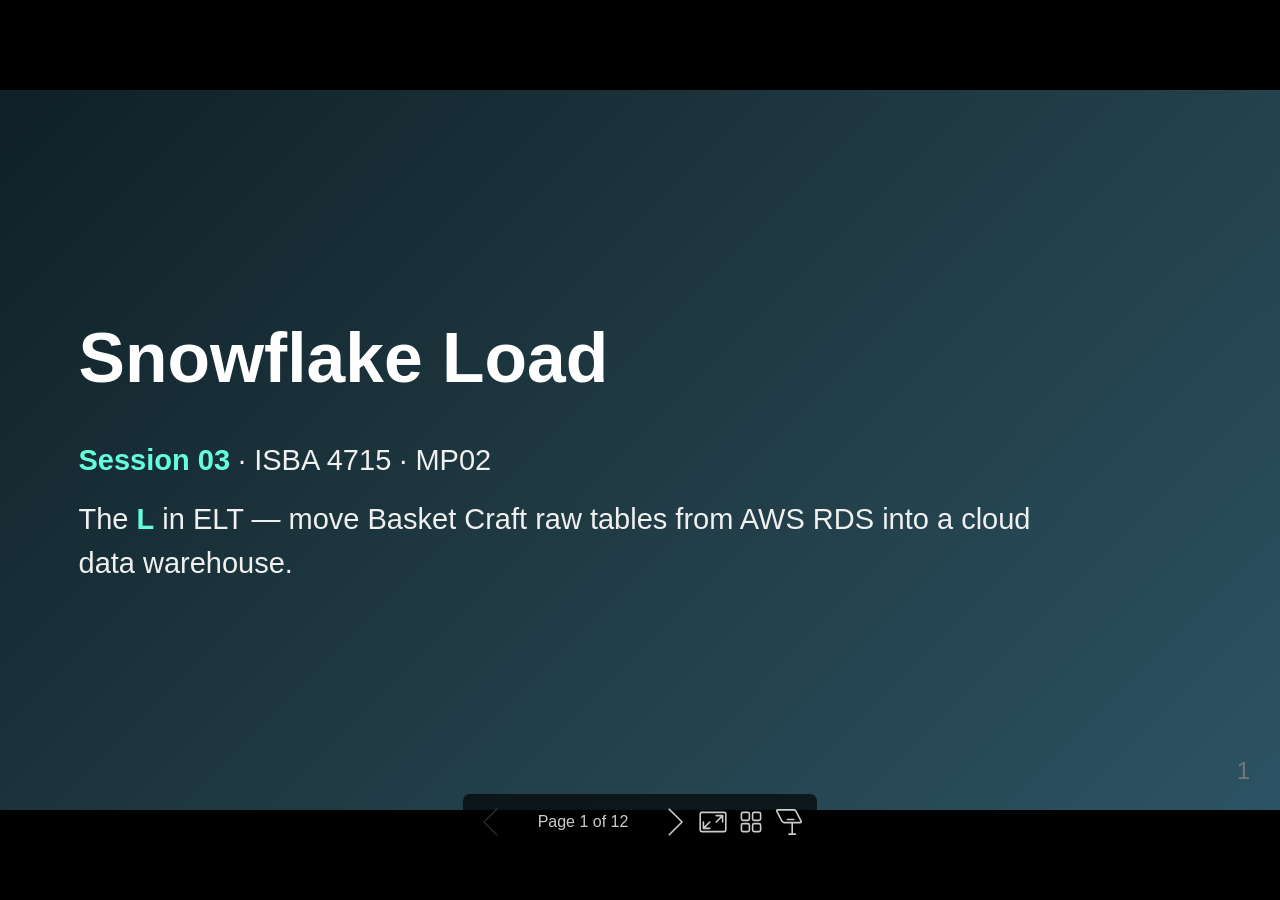
<file: lessons/07-cloud-pipeline/slides-session-03.html>
<!DOCTYPE html><html lang="C"><head><title>Snowflake Load</title><meta property="og:title" content="Snowflake Load"><meta charset="UTF-8"><meta name="viewport" content="width=device-width,height=device-height,initial-scale=1.0"><meta name="apple-mobile-web-app-capable" content="yes"><meta http-equiv="X-UA-Compatible" content="ie=edge"><meta property="og:type" content="website"><meta name="twitter:card" content="summary"><style>@media screen{body[data-bespoke-view=""] .bespoke-marp-parent>.bespoke-marp-osc>button,body[data-bespoke-view=next] .bespoke-marp-parent>.bespoke-marp-osc>button,body[data-bespoke-view=overview] button.bespoke-marp-overview-close,body[data-bespoke-view=presenter] .bespoke-marp-presenter-container .bespoke-marp-presenter-info-container .bespoke-marp-presenter-info-page-area .bespoke-marp-presenter-info-page,body[data-bespoke-view=presenter] .bespoke-marp-presenter-container .bespoke-marp-presenter-info-container button,body[data-bespoke-view=presenter] .bespoke-marp-presenter-container .bespoke-marp-presenter-note-container button{appearance:none;background-color:initial;border:0;color:inherit;cursor:pointer;font-size:inherit;opacity:.8;outline:none;padding:0;transition:opacity .2s linear;-webkit-tap-highlight-color:transparent}body[data-bespoke-view=""] .bespoke-marp-parent>.bespoke-marp-osc>button:disabled,body[data-bespoke-view=next] .bespoke-marp-parent>.bespoke-marp-osc>button:disabled,body[data-bespoke-view=overview] button.bespoke-marp-overview-close:disabled,body[data-bespoke-view=presenter] .bespoke-marp-presenter-container .bespoke-marp-presenter-info-container .bespoke-marp-presenter-info-page-area .bespoke-marp-presenter-info-page:disabled,body[data-bespoke-view=presenter] .bespoke-marp-presenter-container .bespoke-marp-presenter-info-container button:disabled,body[data-bespoke-view=presenter] .bespoke-marp-presenter-container .bespoke-marp-presenter-note-container button:disabled{cursor:not-allowed;opacity:.15!important}body[data-bespoke-view=""] .bespoke-marp-parent>.bespoke-marp-osc>button:hover,body[data-bespoke-view=next] .bespoke-marp-parent>.bespoke-marp-osc>button:hover,body[data-bespoke-view=overview] button.bespoke-marp-overview-close:hover,body[data-bespoke-view=presenter] .bespoke-marp-presenter-container .bespoke-marp-presenter-info-container .bespoke-marp-presenter-info-page-area .bespoke-marp-presenter-info-page:hover,body[data-bespoke-view=presenter] .bespoke-marp-presenter-container .bespoke-marp-presenter-info-container button:hover,body[data-bespoke-view=presenter] .bespoke-marp-presenter-container .bespoke-marp-presenter-note-container button:hover{opacity:1}body[data-bespoke-view=""] .bespoke-marp-parent>.bespoke-marp-osc>button:hover:active,body[data-bespoke-view=next] .bespoke-marp-parent>.bespoke-marp-osc>button:hover:active,body[data-bespoke-view=overview] button.bespoke-marp-overview-close:hover:active,body[data-bespoke-view=presenter] .bespoke-marp-presenter-container .bespoke-marp-presenter-info-container .bespoke-marp-presenter-info-page-area .bespoke-marp-presenter-info-page:hover:active,body[data-bespoke-view=presenter] .bespoke-marp-presenter-container .bespoke-marp-presenter-info-container button:hover:active,body[data-bespoke-view=presenter] .bespoke-marp-presenter-container .bespoke-marp-presenter-note-container button:hover:active{opacity:.6}body[data-bespoke-view=""] .bespoke-marp-parent>.bespoke-marp-osc>button:hover:not(:disabled),body[data-bespoke-view=next] .bespoke-marp-parent>.bespoke-marp-osc>button:hover:not(:disabled),body[data-bespoke-view=overview] button.bespoke-marp-overview-close:hover:not(:disabled),body[data-bespoke-view=presenter] .bespoke-marp-presenter-container .bespoke-marp-presenter-info-container .bespoke-marp-presenter-info-page-area .bespoke-marp-presenter-info-page:hover:not(:disabled),body[data-bespoke-view=presenter] .bespoke-marp-presenter-container .bespoke-marp-presenter-info-container button:hover:not(:disabled),body[data-bespoke-view=presenter] .bespoke-marp-presenter-container .bespoke-marp-presenter-note-container button:hover:not(:disabled){transition:none}body[data-bespoke-view=""] .bespoke-marp-parent>.bespoke-marp-osc>button[data-bespoke-marp-osc=prev],body[data-bespoke-view=next] .bespoke-marp-parent>.bespoke-marp-osc>button[data-bespoke-marp-osc=prev],body[data-bespoke-view=presenter] .bespoke-marp-presenter-container .bespoke-marp-presenter-info-container button.bespoke-marp-presenter-info-page-prev{background:#0000 url("[data-uri]") no-repeat 50%;background-size:contain;overflow:hidden;text-indent:100%;white-space:nowrap}body[data-bespoke-view=""] .bespoke-marp-parent>.bespoke-marp-osc>button[data-bespoke-marp-osc=next],body[data-bespoke-view=next] .bespoke-marp-parent>.bespoke-marp-osc>button[data-bespoke-marp-osc=next],body[data-bespoke-view=presenter] .bespoke-marp-presenter-container .bespoke-marp-presenter-info-container button.bespoke-marp-presenter-info-page-next{background:#0000 url("[data-uri]") no-repeat 50%;background-size:contain;overflow:hidden;text-indent:100%;white-space:nowrap}body[data-bespoke-view=""] .bespoke-marp-parent>.bespoke-marp-osc>button[data-bespoke-marp-osc=fullscreen],body[data-bespoke-view=next] .bespoke-marp-parent>.bespoke-marp-osc>button[data-bespoke-marp-osc=fullscreen]{background:#0000 url("[data-uri]") no-repeat 50%;background-size:contain;overflow:hidden;text-indent:100%;white-space:nowrap}body[data-bespoke-view=""] .bespoke-marp-parent>.bespoke-marp-osc>button.exit[data-bespoke-marp-osc=fullscreen],body[data-bespoke-view=next] .bespoke-marp-parent>.bespoke-marp-osc>button.exit[data-bespoke-marp-osc=fullscreen]{background-image:url("[data-uri]")}body[data-bespoke-view=""] .bespoke-marp-parent>.bespoke-marp-osc>button[data-bespoke-marp-osc=presenter],body[data-bespoke-view=next] .bespoke-marp-parent>.bespoke-marp-osc>button[data-bespoke-marp-osc=presenter]{background:#0000 url("[data-uri]") no-repeat 50%;background-size:contain;overflow:hidden;text-indent:100%;white-space:nowrap}body[data-bespoke-view=overview] button.bespoke-marp-overview-close,body[data-bespoke-view=presenter] .bespoke-marp-presenter-container .bespoke-marp-presenter-note-container button.bespoke-marp-presenter-note-bigger{background:#0000 url("[data-uri]") no-repeat 50%;background-size:contain;overflow:hidden;text-indent:100%;white-space:nowrap}body[data-bespoke-view=presenter] .bespoke-marp-presenter-container .bespoke-marp-presenter-note-container button.bespoke-marp-presenter-note-smaller{background:#0000 url("[data-uri]") no-repeat 50%;background-size:contain;overflow:hidden;text-indent:100%;white-space:nowrap}body[data-bespoke-view=""] .bespoke-marp-parent>.bespoke-marp-osc>button[data-bespoke-marp-osc=overview],body[data-bespoke-view=next] .bespoke-marp-parent>.bespoke-marp-osc>button[data-bespoke-marp-osc=overview]{background:#0000 url("[data-uri]") no-repeat 50%;background-size:contain;overflow:hidden;text-indent:100%;white-space:nowrap}}@keyframes __bespoke_marp_transition_reduced_outgoing__{0%{opacity:1}to{opacity:0}}@keyframes __bespoke_marp_transition_reduced_incoming__{0%{mix-blend-mode:plus-lighter;opacity:0}to{mix-blend-mode:plus-lighter;opacity:1}}.bespoke-marp-note,.bespoke-marp-osc,.bespoke-progress-parent{display:none;transition:none}@media screen{::view-transition-group(*){animation-duration:var(--marp-bespoke-transition-animation-duration,.5s);animation-timing-function:ease}::view-transition-new(*),::view-transition-old(*){animation-delay:0s;animation-direction:var(--marp-bespoke-transition-animation-direction,normal);animation-duration:var(--marp-bespoke-transition-animation-duration,.5s);animation-fill-mode:both;animation-name:var(--marp-bespoke-transition-animation-name,var(--marp-bespoke-transition-animation-name-fallback,__bespoke_marp_transition_no_animation__));mix-blend-mode:normal}::view-transition-old(*){--marp-bespoke-transition-animation-name-fallback:__bespoke_marp_transition_reduced_outgoing__;animation-timing-function:ease}::view-transition-new(*){--marp-bespoke-transition-animation-name-fallback:__bespoke_marp_transition_reduced_incoming__;animation-timing-function:ease}::view-transition-new(root),::view-transition-old(root){animation-timing-function:linear}::view-transition-new(__bespoke_marp_transition_osc__),::view-transition-old(__bespoke_marp_transition_osc__){animation-duration:0s!important;animation-name:__bespoke_marp_transition_osc__!important}::view-transition-new(__bespoke_marp_transition_osc__){opacity:0!important}.bespoke-marp-transition-warming-up::view-transition-group(*),.bespoke-marp-transition-warming-up::view-transition-new(*),.bespoke-marp-transition-warming-up::view-transition-old(*){animation-play-state:paused!important}body,html{height:100%;margin:0}body{background:#000;overflow:hidden}svg.bespoke-marp-slide{content-visibility:hidden;interactivity:inert;opacity:0;pointer-events:none;z-index:-1}svg.bespoke-marp-slide:not(.bespoke-marp-active) *{view-transition-name:none!important}svg.bespoke-marp-slide.bespoke-marp-active{content-visibility:visible;interactivity:auto;opacity:1;pointer-events:auto;z-index:0}svg.bespoke-marp-slide.bespoke-marp-active.bespoke-marp-active-ready *{animation-name:__bespoke_marp__!important}@supports not (content-visibility:hidden){svg.bespoke-marp-slide[data-bespoke-marp-load=hideable]{display:none}svg.bespoke-marp-slide[data-bespoke-marp-load=hideable].bespoke-marp-active{display:block}}}@media screen and (prefers-reduced-motion:reduce){svg.bespoke-marp-slide *{view-transition-name:none!important}}@media screen{[data-bespoke-marp-fragment=inactive]{visibility:hidden}body[data-bespoke-view=""] .bespoke-marp-parent,body[data-bespoke-view=next] .bespoke-marp-parent{inset:0;position:absolute}body[data-bespoke-view=""] .bespoke-marp-parent>.bespoke-marp-osc,body[data-bespoke-view=next] .bespoke-marp-parent>.bespoke-marp-osc{background:#000000a6;border-radius:7px;bottom:50px;color:#fff;contain:paint;display:block;font-family:Helvetica,Arial,sans-serif;font-size:16px;left:50%;line-height:0;opacity:1;padding:12px;position:absolute;touch-action:manipulation;transform:translateX(-50%);transition:opacity .2s linear;-webkit-user-select:none;user-select:none;view-transition-name:__bespoke_marp_transition_osc__;white-space:nowrap;will-change:transform;z-index:1}body[data-bespoke-view=""] .bespoke-marp-parent>.bespoke-marp-osc>:where(*),body[data-bespoke-view=next] .bespoke-marp-parent>.bespoke-marp-osc>:where(*){margin-left:6px}body[data-bespoke-view=""] .bespoke-marp-parent>.bespoke-marp-osc>:where(*):where(:first-child),body[data-bespoke-view=next] .bespoke-marp-parent>.bespoke-marp-osc>:where(*):where(:first-child){margin-left:0}body[data-bespoke-view=""] .bespoke-marp-parent>.bespoke-marp-osc>span,body[data-bespoke-view=next] .bespoke-marp-parent>.bespoke-marp-osc>span{opacity:.8}body[data-bespoke-view=""] .bespoke-marp-parent>.bespoke-marp-osc>span[data-bespoke-marp-osc=page],body[data-bespoke-view=next] .bespoke-marp-parent>.bespoke-marp-osc>span[data-bespoke-marp-osc=page]{display:inline-block;min-width:140px;text-align:center}body[data-bespoke-view=""] .bespoke-marp-parent>.bespoke-marp-osc>button[data-bespoke-marp-osc=fullscreen],body[data-bespoke-view=""] .bespoke-marp-parent>.bespoke-marp-osc>button[data-bespoke-marp-osc=next],body[data-bespoke-view=""] .bespoke-marp-parent>.bespoke-marp-osc>button[data-bespoke-marp-osc=overview],body[data-bespoke-view=""] .bespoke-marp-parent>.bespoke-marp-osc>button[data-bespoke-marp-osc=presenter],body[data-bespoke-view=""] .bespoke-marp-parent>.bespoke-marp-osc>button[data-bespoke-marp-osc=prev],body[data-bespoke-view=next] .bespoke-marp-parent>.bespoke-marp-osc>button[data-bespoke-marp-osc=fullscreen],body[data-bespoke-view=next] .bespoke-marp-parent>.bespoke-marp-osc>button[data-bespoke-marp-osc=next],body[data-bespoke-view=next] .bespoke-marp-parent>.bespoke-marp-osc>button[data-bespoke-marp-osc=overview],body[data-bespoke-view=next] .bespoke-marp-parent>.bespoke-marp-osc>button[data-bespoke-marp-osc=presenter],body[data-bespoke-view=next] .bespoke-marp-parent>.bespoke-marp-osc>button[data-bespoke-marp-osc=prev]{height:32px;line-height:32px;width:32px}body[data-bespoke-view=""] .bespoke-marp-parent.bespoke-marp-inactive,body[data-bespoke-view=next] .bespoke-marp-parent.bespoke-marp-inactive{cursor:none}body[data-bespoke-view=""] .bespoke-marp-parent.bespoke-marp-inactive>.bespoke-marp-osc,body[data-bespoke-view=next] .bespoke-marp-parent.bespoke-marp-inactive>.bespoke-marp-osc{opacity:0;pointer-events:none}body[data-bespoke-view=""] svg.bespoke-marp-slide,body[data-bespoke-view=next] svg.bespoke-marp-slide{height:100%;left:0;position:absolute;top:0;width:100%}body[data-bespoke-view=""] .bespoke-progress-parent{background:#222;display:flex;height:5px;width:100%}body[data-bespoke-view=""] .bespoke-progress-parent+:where(.bespoke-marp-parent){top:5px}body[data-bespoke-view=""] .bespoke-progress-parent .bespoke-progress-bar{background:#0288d1;flex:0 0 0;transition:flex-basis .2s cubic-bezier(0,1,1,1)}body[data-bespoke-view=next]{background:#0000}body[data-bespoke-view=presenter]{background:#161616}body[data-bespoke-view=presenter] .bespoke-marp-presenter-container{display:grid;font-family:Helvetica,Arial,sans-serif;grid-template:"current dragbar next" minmax(140px,1fr) "current dragbar note" 2fr "info    dragbar note" 3em;grid-template-columns:minmax(3px,var(--bespoke-marp-presenter-split-ratio,66%)) 0 minmax(3px,1fr);height:100%;left:0;position:absolute;top:0;width:100%}body[data-bespoke-view=presenter] .bespoke-marp-presenter-container :where(.bespoke-marp-parent){grid-area:current;overflow:hidden;position:relative}body[data-bespoke-view=presenter] .bespoke-marp-presenter-container :where(.bespoke-marp-parent) :where(svg.bespoke-marp-slide){height:calc(100% - 40px);left:20px;pointer-events:none;position:absolute;top:20px;-webkit-user-select:none;user-select:none;width:calc(100% - 40px)}body[data-bespoke-view=presenter] .bespoke-marp-presenter-container :where(.bespoke-marp-parent) :where(svg.bespoke-marp-slide).bespoke-marp-active{filter:drop-shadow(0 3px 10px rgba(0,0,0,.5))}body[data-bespoke-view=presenter] .bespoke-marp-presenter-container .bespoke-marp-presenter-dragbar-container{background:#0288d1;cursor:col-resize;grid-area:dragbar;margin-left:-3px;opacity:0;position:relative;transition:opacity .4s linear .1s;width:6px;z-index:10}body[data-bespoke-view=presenter] .bespoke-marp-presenter-container .bespoke-marp-presenter-dragbar-container:hover{opacity:1}body[data-bespoke-view=presenter] .bespoke-marp-presenter-container .bespoke-marp-presenter-dragbar-container.active{opacity:1;transition-delay:0s}body[data-bespoke-view=presenter] .bespoke-marp-presenter-container .bespoke-marp-presenter-next-container{background:#222;cursor:pointer;display:none;grid-area:next;overflow:hidden;position:relative}body[data-bespoke-view=presenter] .bespoke-marp-presenter-container .bespoke-marp-presenter-next-container.active{display:block}body[data-bespoke-view=presenter] .bespoke-marp-presenter-container .bespoke-marp-presenter-next-container iframe.bespoke-marp-presenter-next{background:#0000;border:0;display:block;filter:drop-shadow(0 3px 10px rgba(0,0,0,.5));height:calc(100% - 40px);left:20px;pointer-events:none;position:absolute;interactivity:inert;top:20px;-webkit-user-select:none;user-select:none;width:calc(100% - 40px)}body[data-bespoke-view=presenter] .bespoke-marp-presenter-container .bespoke-marp-presenter-note-container{background:#222;color:#eee;grid-area:note;position:relative;z-index:1}body[data-bespoke-view=presenter] .bespoke-marp-presenter-container .bespoke-marp-presenter-note-container button{height:1.5em;line-height:1.5em;width:1.5em}body[data-bespoke-view=presenter] .bespoke-marp-presenter-container .bespoke-marp-presenter-note-container .bespoke-marp-presenter-note-wrapper{display:block;inset:0;position:absolute}body[data-bespoke-view=presenter] .bespoke-marp-presenter-container .bespoke-marp-presenter-note-container .bespoke-marp-presenter-note-buttons{background:#000000a6;border-radius:4px;bottom:0;display:flex;gap:4px;margin:12px;opacity:0;padding:6px;pointer-events:none;position:absolute;right:0;transition:opacity .2s linear}body[data-bespoke-view=presenter] .bespoke-marp-presenter-container .bespoke-marp-presenter-note-container .bespoke-marp-presenter-note-buttons:focus-within,body[data-bespoke-view=presenter] .bespoke-marp-presenter-container .bespoke-marp-presenter-note-container .bespoke-marp-presenter-note-wrapper:focus-within+.bespoke-marp-presenter-note-buttons,body[data-bespoke-view=presenter] .bespoke-marp-presenter-container .bespoke-marp-presenter-note-container:hover .bespoke-marp-presenter-note-buttons{opacity:1;pointer-events:auto}body[data-bespoke-view=presenter] .bespoke-marp-presenter-container .bespoke-marp-presenter-note-container .bespoke-marp-note{box-sizing:border-box;font-size:calc(1.1em*var(--bespoke-marp-note-font-scale, 1));height:calc(100% - 40px);margin:20px;overflow:auto;padding-right:3px;white-space:pre-wrap;width:calc(100% - 40px);word-wrap:break-word;scrollbar-color:#eeeeee80 #0000;scrollbar-width:thin}body[data-bespoke-view=presenter] .bespoke-marp-presenter-container .bespoke-marp-presenter-note-container .bespoke-marp-note::-webkit-scrollbar{width:6px}body[data-bespoke-view=presenter] .bespoke-marp-presenter-container .bespoke-marp-presenter-note-container .bespoke-marp-note::-webkit-scrollbar-track{background:#0000}body[data-bespoke-view=presenter] .bespoke-marp-presenter-container .bespoke-marp-presenter-note-container .bespoke-marp-note::-webkit-scrollbar-thumb{background:#eeeeee80;border-radius:6px}body[data-bespoke-view=presenter] .bespoke-marp-presenter-container .bespoke-marp-presenter-note-container .bespoke-marp-note:empty{pointer-events:none}body[data-bespoke-view=presenter] .bespoke-marp-presenter-container .bespoke-marp-presenter-note-container .bespoke-marp-note.active{display:block}body[data-bespoke-view=presenter] .bespoke-marp-presenter-container .bespoke-marp-presenter-note-container .bespoke-marp-note p:first-child{margin-top:0}body[data-bespoke-view=presenter] .bespoke-marp-presenter-container .bespoke-marp-presenter-note-container .bespoke-marp-note p:last-child{margin-bottom:0}body[data-bespoke-view=presenter] .bespoke-marp-presenter-container .bespoke-marp-presenter-info-container{align-items:center;box-sizing:border-box;color:#eee;display:flex;flex-wrap:nowrap;grid-area:info;justify-content:center;overflow:hidden;padding:0 10px}body[data-bespoke-view=presenter] .bespoke-marp-presenter-container .bespoke-marp-presenter-info-container .bespoke-marp-presenter-info-page-area,body[data-bespoke-view=presenter] .bespoke-marp-presenter-container .bespoke-marp-presenter-info-container .bespoke-marp-presenter-info-time,body[data-bespoke-view=presenter] .bespoke-marp-presenter-container .bespoke-marp-presenter-info-container .bespoke-marp-presenter-info-timer{box-sizing:border-box;display:block;padding:0 10px;white-space:nowrap;width:100%}body[data-bespoke-view=presenter] .bespoke-marp-presenter-container .bespoke-marp-presenter-info-container button{height:1.5em;line-height:1.5em;width:1.5em}body[data-bespoke-view=presenter] .bespoke-marp-presenter-container .bespoke-marp-presenter-info-container .bespoke-marp-presenter-info-page-area{order:2;text-align:center}body[data-bespoke-view=presenter] .bespoke-marp-presenter-container .bespoke-marp-presenter-info-container .bespoke-marp-presenter-info-page-area .bespoke-marp-presenter-info-page{display:inline-block;min-width:120px;text-align:center}body[data-bespoke-view=presenter] .bespoke-marp-presenter-container .bespoke-marp-presenter-info-container .bespoke-marp-presenter-info-time{color:#999;order:1;text-align:left}body[data-bespoke-view=presenter] .bespoke-marp-presenter-container .bespoke-marp-presenter-info-container .bespoke-marp-presenter-info-timer{color:#999;order:3;text-align:right}body[data-bespoke-view=presenter] .bespoke-marp-presenter-container .bespoke-marp-presenter-info-container .bespoke-marp-presenter-info-timer:hover{cursor:pointer}body[data-bespoke-view=overview]{background:#161616;overflow:auto}body[data-bespoke-view=overview] [data-bespoke-marp-fragment=inactive]{visibility:visible}body[data-bespoke-view=overview] .bespoke-marp-overview-header{backdrop-filter:blur(4px);background:#222222d9;box-shadow:0 3px 10px #00000080;box-sizing:border-box;display:flex;height:48px;inset:0 0 auto;justify-content:flex-end;padding:10px;position:fixed;z-index:1}body[data-bespoke-view=overview] button.bespoke-marp-overview-close{height:28px;line-height:28px;transform:rotate(45deg);width:28px}body[data-bespoke-view=overview] .bespoke-marp-parent{display:grid;gap:40px;grid-template-columns:repeat(auto-fit,minmax(0,240px));justify-content:space-around;padding:30px}body[data-bespoke-view=overview] .bespoke-marp-parent svg.bespoke-marp-slide{--bov-selected:#0000;--bov-focus:#161616;--bov-focus-outline:#0000;background-image:conic-gradient(#161616 0 0),conic-gradient(var(--bov-focus) 0 0),conic-gradient(var(--bov-focus-outline) 0 0),conic-gradient(var(--bov-selected) 0 0);background-position:5px 5px,3px 3px,2px 2px,0 0;background-repeat:no-repeat;background-size:calc(100% - 10px) calc(100% - 10px),calc(100% - 6px) calc(100% - 6px),calc(100% - 4px) calc(100% - 4px),100% 100%;content-visibility:visible;cursor:pointer;filter:drop-shadow(0 3px 10px rgba(0,0,0,.5));margin:-6px;padding:6px;interactivity:auto;opacity:1;outline:0;pointer-events:auto;scroll-margin-block:30px;width:100%;z-index:0}body[data-bespoke-view=overview] .bespoke-marp-parent svg.bespoke-marp-slide *,body[data-bespoke-view=overview] .bespoke-marp-parent svg.bespoke-marp-slide.bespoke-marp-active *{pointer-events:none;interactivity:inert}body[data-bespoke-view=overview] .bespoke-marp-parent svg.bespoke-marp-slide:active,body[data-bespoke-view=overview] .bespoke-marp-parent svg.bespoke-marp-slide:focus-visible,body[data-bespoke-view=overview] .bespoke-marp-parent svg.bespoke-marp-slide:hover{--bov-focus-outline:#161616}body[data-bespoke-view=overview] .bespoke-marp-parent svg.bespoke-marp-slide:focus-visible,body[data-bespoke-view=overview] .bespoke-marp-parent svg.bespoke-marp-slide:hover{--bov-focus:#999}body[data-bespoke-view=overview] .bespoke-marp-parent svg.bespoke-marp-slide:active{--bov-focus:#eee}body[data-bespoke-view=overview] .bespoke-marp-parent svg.bespoke-marp-slide.bespoke-marp-active{--bov-selected:#0288d1}body[data-bespoke-view=overview]:has(.bespoke-marp-overview-header) .bespoke-marp-parent{padding-top:78px}body[data-bespoke-view=overview]:has(.bespoke-marp-overview-header) .bespoke-marp-parent svg.bespoke-marp-slide{scroll-margin-top:78px}.bespoke-marp-overview{background:#000000a6;inset:0;opacity:0;pointer-events:none;position:fixed;transition:opacity .1s ease;z-index:10}.bespoke-marp-overview iframe{background:#222;border:0;display:block;height:100%;left:0;position:absolute;top:0;width:100%}.bespoke-marp-overview[data-open="1"]{opacity:1;pointer-events:auto}}@media print{.bespoke-marp-overview,.bespoke-marp-presenter-info-container,.bespoke-marp-presenter-next-container,.bespoke-marp-presenter-note-container{display:none}}</style><style>@keyframes marp-outgoing-transition-__builtin__fade{0%{opacity:1}to{opacity:0}}@keyframes marp-incoming-transition-__builtin__fade{0%{mix-blend-mode:plus-lighter;opacity:0}to{mix-blend-mode:plus-lighter;opacity:1}}</style><style>div#\:\$p > svg > foreignObject > section{width:1280px;height:720px;box-sizing:border-box;overflow:hidden;position:relative;scroll-snap-align:center center;-webkit-text-size-adjust:100%;text-size-adjust:100%}div#\:\$p > svg > foreignObject > section::after{bottom:0;content:attr(data-marpit-pagination);padding:inherit;pointer-events:none;position:absolute;right:0}div#\:\$p > svg > foreignObject > section:not([data-marpit-pagination])::after{display:none}div#\:\$p > svg > foreignObject > section :is(h1, marp-h1){font-size:2em;margin-block:0.67em}div#\:\$p > svg > foreignObject > section video::-webkit-media-controls{will-change:transform}@page {size:1280px 720px;margin:0}@media print{html, body{background-color:#fff;margin:0;page-break-inside:avoid;break-inside:avoid-page}div#\:\$p > svg > foreignObject > section{page-break-before:always;break-before:page}div#\:\$p > svg > foreignObject > section, div#\:\$p > svg > foreignObject > section *{-webkit-print-color-adjust:exact!important;animation-delay:0s!important;animation-duration:0s!important;color-adjust:exact!important;print-color-adjust:exact!important;transition:none!important}div#\:\$p > svg[data-marpit-svg]{display:block;height:100vh;width:100vw}}div#\:\$p > svg > foreignObject > :where(section){container-type:size}div#\:\$p > svg > foreignObject > section img[data-marp-twemoji]{background:transparent;height:1em;margin:0 .05em 0 .1em;vertical-align:-.1em;width:1em}div#\:\$p > svg > foreignObject > section{--fgColor-danger:light-dark(#d1242f, #f85149);--bgColor-attention-muted:light-dark(#fff8c5, #bb800926);--bgColor-muted:light-dark(#f6f8fa, #151b23);--bgColor-neutral-muted:light-dark(#818b981f, #656c7633);--borderColor-accent-emphasis:light-dark(#0969da, #1f6feb);--borderColor-attention-emphasis:light-dark(#9a6700, #9e6a03);--borderColor-danger-emphasis:light-dark(#cf222e, #da3633);--borderColor-default:light-dark(#d1d9e0, #3d444d);--borderColor-done-emphasis:light-dark(#8250df, #8957e5);--borderColor-success-emphasis:light-dark(#1a7f37, #238636);--color-prettylights-syntax-brackethighlighter-angle:light-dark(#59636e, #9198a1);--color-prettylights-syntax-brackethighlighter-unmatched:light-dark(#82071e, #f85149);--color-prettylights-syntax-carriage-return-bg:light-dark(#cf222e, #b62324);--color-prettylights-syntax-carriage-return-text:light-dark(#f6f8fa, #f0f6fc);--color-prettylights-syntax-comment:light-dark(#59636e, #9198a1);--color-prettylights-syntax-constant:light-dark(#0550ae, #79c0ff);--color-prettylights-syntax-constant-other-reference-link:light-dark(#0a3069, #a5d6ff);--color-prettylights-syntax-entity:light-dark(#6639ba, #d2a8ff);--color-prettylights-syntax-entity-tag:light-dark(#0550ae, #7ee787);--color-prettylights-syntax-invalid-illegal-text:light-dark(var(--fgColor-danger), var(--fgColor-danger));--color-prettylights-syntax-keyword:light-dark(#cf222e, #ff7b72);--color-prettylights-syntax-markup-changed-bg:light-dark(#ffd8b5, #5a1e02);--color-prettylights-syntax-markup-changed-text:light-dark(#953800, #ffdfb6);--color-prettylights-syntax-markup-deleted-bg:light-dark(#ffebe9, #67060c);--color-prettylights-syntax-markup-deleted-text:light-dark(#82071e, #ffdcd7);--color-prettylights-syntax-markup-heading:light-dark(#0550ae, #1f6feb);--color-prettylights-syntax-markup-ignored-bg:light-dark(#0550ae, #1158c7);--color-prettylights-syntax-markup-ignored-text:light-dark(#d1d9e0, #f0f6fc);--color-prettylights-syntax-markup-inserted-bg:light-dark(#dafbe1, #033a16);--color-prettylights-syntax-markup-inserted-text:light-dark(#116329, #aff5b4);--color-prettylights-syntax-markup-list:light-dark(#3b2300, #f2cc60);--color-prettylights-syntax-meta-diff-range:light-dark(#8250df, #d2a8ff);--color-prettylights-syntax-string:light-dark(#0a3069, #a5d6ff);--color-prettylights-syntax-string-regexp:light-dark(#116329, #7ee787);--color-prettylights-syntax-sublimelinter-gutter-mark:light-dark(#818b98, #3d444d);--color-prettylights-syntax-variable:light-dark(#953800, #ffa657);--fgColor-accent:light-dark(#0969da, #4493f8);--fgColor-attention:light-dark(#9a6700, #d29922);--fgColor-done:light-dark(#8250df, #ab7df8);--fgColor-muted:light-dark(#59636e, #9198a1);--fgColor-success:light-dark(#1a7f37, #3fb950);--bgColor-default:light-dark(#fff, #0d1117);--borderColor-muted:light-dark(#d1d9e0b3, #3d444db3);--color-prettylights-syntax-invalid-illegal-bg:light-dark(var(--bgColor-danger-muted), var(--bgColor-danger-muted));--color-prettylights-syntax-markup-bold:light-dark(#1f2328, #f0f6fc);--color-prettylights-syntax-markup-italic:light-dark(#1f2328, #f0f6fc);--color-prettylights-syntax-storage-modifier-import:light-dark(#1f2328, #f0f6fc);--fgColor-default:light-dark(#1f2328, #f0f6fc);--focus-outlineColor:light-dark(var(--borderColor-accent-emphasis), var(--borderColor-accent-emphasis));--borderColor-neutral-muted:light-dark(var(--borderColor-muted), var(--borderColor-muted));--base-size-16:calc(var(--marpit-root-font-size, 1rem) * 1);--base-size-24:calc(var(--marpit-root-font-size, 1rem) * 1.5);--base-size-4:calc(var(--marpit-root-font-size, 1rem) * 0.25);--base-size-40:calc(var(--marpit-root-font-size, 1rem) * 2.5);--base-size-8:calc(var(--marpit-root-font-size, 1rem) * 0.5);--base-text-weight-medium:500;--base-text-weight-normal:400;--base-text-weight-semibold:600;--fontStack-monospace:ui-monospace, SFMono-Regular, SF Mono, Menlo, Consolas, Liberation Mono, monospace;--fontStack-sansSerif:-apple-system, BlinkMacSystemFont, "Segoe UI", "Noto Sans", Helvetica, Arial, sans-serif, "Apple Color Emoji", "Segoe UI Emoji";}/*!
 * Marp default theme.
 *
 * @theme default
 * @author Yuki Hattori
 *
 * @auto-scaling true
 * @size 16:9 1280px 720px
 * @size 4:3 960px 720px
 */div#\:\$p > svg > foreignObject > section [data-theme=light],div#\:\$p > svg > foreignObject > section{color-scheme:light}div#\:\$p > svg > foreignObject > section [data-theme=dark],div#\:\$p > svg > foreignObject > section:where(.invert){color-scheme:dark}div#\:\$p > svg > foreignObject > section{-ms-text-size-adjust:100%;-webkit-text-size-adjust:100%;background-color:var(--bgColor-default);color:var(--fgColor-default);font-family:var(--fontStack-sansSerif, -apple-system, BlinkMacSystemFont, "Segoe UI", "Noto Sans", Helvetica, Arial, sans-serif, "Apple Color Emoji", "Segoe UI Emoji");font-size:16px;font-weight:var(--base-text-weight-normal, 400);line-height:1.5;margin:0;word-wrap:break-word}div#\:\$p > svg > foreignObject > section{--marpit-root-font-size:16px}div#\:\$p > svg > foreignObject > section a{text-decoration:underline;text-underline-offset:calc(var(--marpit-root-font-size, 1rem) * .2)}div#\:\$p > svg > foreignObject > section :is(h1, marp-h1):hover .anchor .octicon-link:before,div#\:\$p > svg > foreignObject > section :is(h2, marp-h2):hover .anchor .octicon-link:before,div#\:\$p > svg > foreignObject > section :is(h3, marp-h3):hover .anchor .octicon-link:before,div#\:\$p > svg > foreignObject > section :is(h4, marp-h4):hover .anchor .octicon-link:before,div#\:\$p > svg > foreignObject > section :is(h5, marp-h5):hover .anchor .octicon-link:before,div#\:\$p > svg > foreignObject > section :is(h6, marp-h6):hover .anchor .octicon-link:before{background-color:currentColor;content:" ";display:inline-block;height:16px;-webkit-mask-image:url('data:image/svg+xml;charset=utf-8,<svg xmlns="http://www.w3.org/2000/svg" aria-hidden="true" viewBox="0 0 16 16"><path fill-rule="evenodd" d="M7.775 3.275a.75.75 0 0 0 1.06 1.06l1.25-1.25a2 2 0 1 1 2.83 2.83l-2.5 2.5a2 2 0 0 1-2.83 0 .75.75 0 0 0-1.06 1.06 3.5 3.5 0 0 0 4.95 0l2.5-2.5a3.5 3.5 0 0 0-4.95-4.95zm-4.69 9.64a2 2 0 0 1 0-2.83l2.5-2.5a2 2 0 0 1 2.83 0 .75.75 0 0 0 1.06-1.06 3.5 3.5 0 0 0-4.95 0l-2.5 2.5a3.5 3.5 0 0 0 4.95 4.95l1.25-1.25a.75.75 0 0 0-1.06-1.06l-1.25 1.25a2 2 0 0 1-2.83 0"/></svg>');mask-image:url('data:image/svg+xml;charset=utf-8,<svg xmlns="http://www.w3.org/2000/svg" aria-hidden="true" viewBox="0 0 16 16"><path fill-rule="evenodd" d="M7.775 3.275a.75.75 0 0 0 1.06 1.06l1.25-1.25a2 2 0 1 1 2.83 2.83l-2.5 2.5a2 2 0 0 1-2.83 0 .75.75 0 0 0-1.06 1.06 3.5 3.5 0 0 0 4.95 0l2.5-2.5a3.5 3.5 0 0 0-4.95-4.95zm-4.69 9.64a2 2 0 0 1 0-2.83l2.5-2.5a2 2 0 0 1 2.83 0 .75.75 0 0 0 1.06-1.06 3.5 3.5 0 0 0-4.95 0l-2.5 2.5a3.5 3.5 0 0 0 4.95 4.95l1.25-1.25a.75.75 0 0 0-1.06-1.06l-1.25 1.25a2 2 0 0 1-2.83 0"/></svg>');width:16px}div#\:\$p > svg > foreignObject > section details,div#\:\$p > svg > foreignObject > section figcaption,div#\:\$p > svg > foreignObject > section figure{display:block}div#\:\$p > svg > foreignObject > section summary{display:list-item}div#\:\$p > svg > foreignObject > section [hidden]{display:none!important}div#\:\$p > svg > foreignObject > section a{background-color:transparent;color:var(--fgColor-accent);text-decoration:none}div#\:\$p > svg > foreignObject > section abbr[title]{border-bottom:none;-webkit-text-decoration:underline dotted;text-decoration:underline dotted}div#\:\$p > svg > foreignObject > section b,div#\:\$p > svg > foreignObject > section strong{font-weight:var(--base-text-weight-semibold, 600)}div#\:\$p > svg > foreignObject > section dfn{font-style:italic}div#\:\$p > svg > foreignObject > section :is(h1, marp-h1){border-bottom:1px solid var(--borderColor-muted);font-size:2em;font-weight:var(--base-text-weight-semibold, 600);margin:.67em 0;padding-bottom:.3em}div#\:\$p > svg > foreignObject > section mark{background-color:var(--bgColor-attention-muted);color:var(--fgColor-default)}div#\:\$p > svg > foreignObject > section small{font-size:90%}div#\:\$p > svg > foreignObject > section sub,div#\:\$p > svg > foreignObject > section sup{font-size:75%;line-height:0;position:relative;vertical-align:baseline}div#\:\$p > svg > foreignObject > section sub{bottom:-.25em}div#\:\$p > svg > foreignObject > section sup{top:-.5em}div#\:\$p > svg > foreignObject > section img{border-style:none;box-sizing:content-box;max-width:100%}div#\:\$p > svg > foreignObject > section code,div#\:\$p > svg > foreignObject > section kbd,div#\:\$p > svg > foreignObject > section :is(pre, marp-pre),div#\:\$p > svg > foreignObject > section samp{font-family:monospace;font-size:1em}div#\:\$p > svg > foreignObject > section figure{margin:1em var(--base-size-40)}div#\:\$p > svg > foreignObject > section hr{background:transparent;background-color:var(--borderColor-default);border:0;box-sizing:content-box;height:.25em;margin:var(--base-size-24) 0;overflow:hidden;padding:0}div#\:\$p > svg > foreignObject > section input{font:inherit;font-family:inherit;font-size:inherit;line-height:inherit;margin:0;overflow:visible}div#\:\$p > svg > foreignObject > section [type=button],div#\:\$p > svg > foreignObject > section [type=reset],div#\:\$p > svg > foreignObject > section [type=submit]{-webkit-appearance:button;-moz-appearance:button;appearance:button}div#\:\$p > svg > foreignObject > section [type=checkbox],div#\:\$p > svg > foreignObject > section [type=radio]{box-sizing:border-box;padding:0}div#\:\$p > svg > foreignObject > section [type=number]::-webkit-inner-spin-button,div#\:\$p > svg > foreignObject > section [type=number]::-webkit-outer-spin-button{height:auto}div#\:\$p > svg > foreignObject > section [type=search]::-webkit-search-cancel-button,div#\:\$p > svg > foreignObject > section [type=search]::-webkit-search-decoration{-webkit-appearance:none;appearance:none}div#\:\$p > svg > foreignObject > section ::-webkit-input-placeholder{color:inherit;opacity:.54}div#\:\$p > svg > foreignObject > section ::-webkit-file-upload-button{-webkit-appearance:button;appearance:button;font:inherit}div#\:\$p > svg > foreignObject > section a:hover{text-decoration:underline}div#\:\$p > svg > foreignObject > section ::-moz-placeholder{color:var(--fgColor-muted);opacity:1}div#\:\$p > svg > foreignObject > section ::placeholder{color:var(--fgColor-muted);opacity:1}div#\:\$p > svg > foreignObject > section hr:after,div#\:\$p > svg > foreignObject > section hr:before{content:"";display:table}div#\:\$p > svg > foreignObject > section hr:after{clear:both}div#\:\$p > svg > foreignObject > section table{border-collapse:collapse;border-spacing:0;display:block;font-variant:tabular-nums;max-width:100%;overflow:auto;width:-moz-max-content;width:max-content}div#\:\$p > svg > foreignObject > section td,div#\:\$p > svg > foreignObject > section th{padding:0}div#\:\$p > svg > foreignObject > section details summary{cursor:pointer}div#\:\$p > svg > foreignObject > section [role=button]:focus,div#\:\$p > svg > foreignObject > section a:focus,div#\:\$p > svg > foreignObject > section input[type=checkbox]:focus,div#\:\$p > svg > foreignObject > section input[type=radio]:focus{box-shadow:none;outline:2px solid var(--focus-outlineColor);outline-offset:-2px}div#\:\$p > svg > foreignObject > section [role=button]:focus:not(:focus-visible),div#\:\$p > svg > foreignObject > section a:focus:not(:focus-visible),div#\:\$p > svg > foreignObject > section input[type=checkbox]:focus:not(:focus-visible),div#\:\$p > svg > foreignObject > section input[type=radio]:focus:not(:focus-visible){outline:1px solid transparent}div#\:\$p > svg > foreignObject > section [role=button]:focus-visible,div#\:\$p > svg > foreignObject > section a:focus-visible,div#\:\$p > svg > foreignObject > section input[type=checkbox]:focus-visible,div#\:\$p > svg > foreignObject > section input[type=radio]:focus-visible{box-shadow:none;outline:2px solid var(--focus-outlineColor);outline-offset:-2px}div#\:\$p > svg > foreignObject > section a:not([class]):focus,div#\:\$p > svg > foreignObject > section a:not([class]):focus-visible,div#\:\$p > svg > foreignObject > section input[type=checkbox]:focus,div#\:\$p > svg > foreignObject > section input[type=checkbox]:focus-visible,div#\:\$p > svg > foreignObject > section input[type=radio]:focus,div#\:\$p > svg > foreignObject > section input[type=radio]:focus-visible{outline-offset:0}div#\:\$p > svg > foreignObject > section kbd{background-color:var(--bgColor-muted);border-bottom-color:var(--borderColor-neutral-muted);border:1px solid var(--borderColor-neutral-muted);border-radius:6px;box-shadow:inset 0 -1px 0 var(--borderColor-neutral-muted);color:var(--fgColor-default);display:inline-block;font:11px var(--fontStack-monospace, ui-monospace, SFMono-Regular, SF Mono, Menlo, Consolas, Liberation Mono, monospace);line-height:10px;padding:var(--base-size-4);vertical-align:middle}div#\:\$p > svg > foreignObject > section :is(h1, marp-h1),div#\:\$p > svg > foreignObject > section :is(h2, marp-h2),div#\:\$p > svg > foreignObject > section :is(h3, marp-h3),div#\:\$p > svg > foreignObject > section :is(h4, marp-h4),div#\:\$p > svg > foreignObject > section :is(h5, marp-h5),div#\:\$p > svg > foreignObject > section :is(h6, marp-h6){font-weight:var(--base-text-weight-semibold, 600);line-height:1.25;margin-bottom:var(--base-size-16);margin-top:var(--base-size-24)}div#\:\$p > svg > foreignObject > section :is(h2, marp-h2){border-bottom:1px solid var(--borderColor-muted);font-size:1.5em;padding-bottom:.3em}div#\:\$p > svg > foreignObject > section :is(h2, marp-h2),div#\:\$p > svg > foreignObject > section :is(h3, marp-h3){font-weight:var(--base-text-weight-semibold, 600)}div#\:\$p > svg > foreignObject > section :is(h3, marp-h3){font-size:1.25em}div#\:\$p > svg > foreignObject > section :is(h4, marp-h4){font-size:1em}div#\:\$p > svg > foreignObject > section :is(h4, marp-h4),div#\:\$p > svg > foreignObject > section :is(h5, marp-h5){font-weight:var(--base-text-weight-semibold, 600)}div#\:\$p > svg > foreignObject > section :is(h5, marp-h5){font-size:.875em}div#\:\$p > svg > foreignObject > section :is(h6, marp-h6){color:var(--fgColor-muted);font-size:.85em;font-weight:var(--base-text-weight-semibold, 600)}div#\:\$p > svg > foreignObject > section p{margin-bottom:10px;margin-top:0}div#\:\$p > svg > foreignObject > section blockquote{border-left:.25em solid var(--borderColor-default);color:var(--fgColor-muted);margin:0;padding:0 1em}div#\:\$p > svg > foreignObject > section ol,div#\:\$p > svg > foreignObject > section ul{margin-bottom:0;margin-top:0;padding-left:2em}div#\:\$p > svg > foreignObject > section ol ol,div#\:\$p > svg > foreignObject > section ul ol{list-style-type:lower-roman}div#\:\$p > svg > foreignObject > section ol ol ol,div#\:\$p > svg > foreignObject > section ol ul ol,div#\:\$p > svg > foreignObject > section ul ol ol,div#\:\$p > svg > foreignObject > section ul ul ol{list-style-type:lower-alpha}div#\:\$p > svg > foreignObject > section dd{margin-left:0}div#\:\$p > svg > foreignObject > section code,div#\:\$p > svg > foreignObject > section :is(pre, marp-pre),div#\:\$p > svg > foreignObject > section samp,div#\:\$p > svg > foreignObject > section tt{font-family:var(--fontStack-monospace, ui-monospace, SFMono-Regular, SF Mono, Menlo, Consolas, Liberation Mono, monospace);font-size:12px}div#\:\$p > svg > foreignObject > section :is(pre, marp-pre){margin-bottom:0;margin-top:0;word-wrap:normal}div#\:\$p > svg > foreignObject > section .octicon{display:inline-block;fill:currentColor;overflow:visible!important;vertical-align:text-bottom}div#\:\$p > svg > foreignObject > section input::-webkit-inner-spin-button,div#\:\$p > svg > foreignObject > section input::-webkit-outer-spin-button{-webkit-appearance:none;appearance:none;margin:0}div#\:\$p > svg > foreignObject > section .mr-2{margin-right:var(--base-size-8, 8px)!important}div#\:\$p > svg > foreignObject > section:after,div#\:\$p > svg > foreignObject > section:before{display:table}div#\:\$p > svg > foreignObject > section:after{clear:both}div#\:\$p > svg > foreignObject > section>:first-child{margin-top:0!important}div#\:\$p > svg > foreignObject > section>:last-child{margin-bottom:0!important}div#\:\$p > svg > foreignObject > section a:not([href]){color:inherit;text-decoration:none}div#\:\$p > svg > foreignObject > section .absent{color:var(--fgColor-danger)}div#\:\$p > svg > foreignObject > section .anchor{float:left;line-height:1;margin-left:-20px;padding-right:var(--base-size-4)}div#\:\$p > svg > foreignObject > section .anchor:focus{outline:none}div#\:\$p > svg > foreignObject > section blockquote,div#\:\$p > svg > foreignObject > section details,div#\:\$p > svg > foreignObject > section dl,div#\:\$p > svg > foreignObject > section ol,div#\:\$p > svg > foreignObject > section p,div#\:\$p > svg > foreignObject > section :is(pre, marp-pre),div#\:\$p > svg > foreignObject > section table,div#\:\$p > svg > foreignObject > section ul{margin-bottom:var(--base-size-16);margin-top:0}div#\:\$p > svg > foreignObject > section blockquote>:first-child{margin-top:0}div#\:\$p > svg > foreignObject > section blockquote>:last-child{margin-bottom:0}div#\:\$p > svg > foreignObject > section :is(h1, marp-h1) .octicon-link,div#\:\$p > svg > foreignObject > section :is(h2, marp-h2) .octicon-link,div#\:\$p > svg > foreignObject > section :is(h3, marp-h3) .octicon-link,div#\:\$p > svg > foreignObject > section :is(h4, marp-h4) .octicon-link,div#\:\$p > svg > foreignObject > section :is(h5, marp-h5) .octicon-link,div#\:\$p > svg > foreignObject > section :is(h6, marp-h6) .octicon-link{color:var(--fgColor-default);vertical-align:middle;visibility:hidden}div#\:\$p > svg > foreignObject > section :is(h1, marp-h1):hover .anchor,div#\:\$p > svg > foreignObject > section :is(h2, marp-h2):hover .anchor,div#\:\$p > svg > foreignObject > section :is(h3, marp-h3):hover .anchor,div#\:\$p > svg > foreignObject > section :is(h4, marp-h4):hover .anchor,div#\:\$p > svg > foreignObject > section :is(h5, marp-h5):hover .anchor,div#\:\$p > svg > foreignObject > section :is(h6, marp-h6):hover .anchor{text-decoration:none}div#\:\$p > svg > foreignObject > section :is(h1, marp-h1):hover .anchor .octicon-link,div#\:\$p > svg > foreignObject > section :is(h2, marp-h2):hover .anchor .octicon-link,div#\:\$p > svg > foreignObject > section :is(h3, marp-h3):hover .anchor .octicon-link,div#\:\$p > svg > foreignObject > section :is(h4, marp-h4):hover .anchor .octicon-link,div#\:\$p > svg > foreignObject > section :is(h5, marp-h5):hover .anchor .octicon-link,div#\:\$p > svg > foreignObject > section :is(h6, marp-h6):hover .anchor .octicon-link{visibility:visible}div#\:\$p > svg > foreignObject > section :is(h1, marp-h1) code,div#\:\$p > svg > foreignObject > section :is(h1, marp-h1) tt,div#\:\$p > svg > foreignObject > section :is(h2, marp-h2) code,div#\:\$p > svg > foreignObject > section :is(h2, marp-h2) tt,div#\:\$p > svg > foreignObject > section :is(h3, marp-h3) code,div#\:\$p > svg > foreignObject > section :is(h3, marp-h3) tt,div#\:\$p > svg > foreignObject > section :is(h4, marp-h4) code,div#\:\$p > svg > foreignObject > section :is(h4, marp-h4) tt,div#\:\$p > svg > foreignObject > section :is(h5, marp-h5) code,div#\:\$p > svg > foreignObject > section :is(h5, marp-h5) tt,div#\:\$p > svg > foreignObject > section :is(h6, marp-h6) code,div#\:\$p > svg > foreignObject > section :is(h6, marp-h6) tt{font-size:inherit;padding:0 .2em}div#\:\$p > svg > foreignObject > section summary :is(h1, marp-h1),div#\:\$p > svg > foreignObject > section summary :is(h2, marp-h2),div#\:\$p > svg > foreignObject > section summary :is(h3, marp-h3),div#\:\$p > svg > foreignObject > section summary :is(h4, marp-h4),div#\:\$p > svg > foreignObject > section summary :is(h5, marp-h5),div#\:\$p > svg > foreignObject > section summary :is(h6, marp-h6){display:inline-block}div#\:\$p > svg > foreignObject > section summary :is(h1, marp-h1) .anchor,div#\:\$p > svg > foreignObject > section summary :is(h2, marp-h2) .anchor,div#\:\$p > svg > foreignObject > section summary :is(h3, marp-h3) .anchor,div#\:\$p > svg > foreignObject > section summary :is(h4, marp-h4) .anchor,div#\:\$p > svg > foreignObject > section summary :is(h5, marp-h5) .anchor,div#\:\$p > svg > foreignObject > section summary :is(h6, marp-h6) .anchor{margin-left:-40px}div#\:\$p > svg > foreignObject > section summary :is(h1, marp-h1),div#\:\$p > svg > foreignObject > section summary :is(h2, marp-h2){border-bottom:0;padding-bottom:0}div#\:\$p > svg > foreignObject > section ol.no-list,div#\:\$p > svg > foreignObject > section ul.no-list{list-style-type:none;padding:0}div#\:\$p > svg > foreignObject > section ol[type="a s"]{list-style-type:lower-alpha}div#\:\$p > svg > foreignObject > section ol[type="A s"]{list-style-type:upper-alpha}div#\:\$p > svg > foreignObject > section ol[type="i s"]{list-style-type:lower-roman}div#\:\$p > svg > foreignObject > section ol[type="I s"]{list-style-type:upper-roman}div#\:\$p > svg > foreignObject > section div>ol:not([type]),div#\:\$p > svg > foreignObject > section ol[type="1"]{list-style-type:decimal}div#\:\$p > svg > foreignObject > section ol ol,div#\:\$p > svg > foreignObject > section ol ul,div#\:\$p > svg > foreignObject > section ul ol,div#\:\$p > svg > foreignObject > section ul ul{margin-bottom:0;margin-top:0}div#\:\$p > svg > foreignObject > section li>p{margin-top:var(--base-size-16)}div#\:\$p > svg > foreignObject > section li+li{margin-top:.25em}div#\:\$p > svg > foreignObject > section dl{padding:0}div#\:\$p > svg > foreignObject > section dl dt{font-size:1em;font-style:italic;font-weight:var(--base-text-weight-semibold, 600);margin-top:var(--base-size-16);padding:0}div#\:\$p > svg > foreignObject > section dl dd{margin-bottom:var(--base-size-16);padding:0 var(--base-size-16)}div#\:\$p > svg > foreignObject > section table th{font-weight:var(--base-text-weight-semibold, 600)}div#\:\$p > svg > foreignObject > section table td,div#\:\$p > svg > foreignObject > section table th{border:1px solid var(--borderColor-default);padding:6px 13px}div#\:\$p > svg > foreignObject > section table td>:last-child{margin-bottom:0}div#\:\$p > svg > foreignObject > section table tr{background-color:var(--bgColor-default);border-top:1px solid var(--borderColor-muted)}div#\:\$p > svg > foreignObject > section table tr:nth-child(2n){background-color:var(--bgColor-muted)}div#\:\$p > svg > foreignObject > section table img{background-color:transparent}div#\:\$p > svg > foreignObject > section img[align=right]{padding-left:20px}div#\:\$p > svg > foreignObject > section img[align=left]{padding-right:20px}div#\:\$p > svg > foreignObject > section .emoji{background-color:transparent;max-width:none;vertical-align:text-top}div#\:\$p > svg > foreignObject > section :is(span, marp-span).frame,div#\:\$p > svg > foreignObject > section :is(span, marp-span).frame>:is(span, marp-span){display:block;overflow:hidden}div#\:\$p > svg > foreignObject > section :is(span, marp-span).frame>:is(span, marp-span){border:1px solid var(--borderColor-default);float:left;margin:13px 0 0;padding:7px;width:auto}div#\:\$p > svg > foreignObject > section :is(span, marp-span).frame :is(span, marp-span) img{display:block;float:left}div#\:\$p > svg > foreignObject > section :is(span, marp-span).frame :is(span, marp-span) :is(span, marp-span){clear:both;color:var(--fgColor-default);display:block;padding:5px 0 0}div#\:\$p > svg > foreignObject > section :is(span, marp-span).align-center{clear:both;display:block;overflow:hidden}div#\:\$p > svg > foreignObject > section :is(span, marp-span).align-center>:is(span, marp-span){display:block;margin:13px auto 0;overflow:hidden;text-align:center}div#\:\$p > svg > foreignObject > section :is(span, marp-span).align-center :is(span, marp-span) img{margin:0 auto;text-align:center}div#\:\$p > svg > foreignObject > section :is(span, marp-span).align-right{clear:both;display:block;overflow:hidden}div#\:\$p > svg > foreignObject > section :is(span, marp-span).align-right>:is(span, marp-span){display:block;margin:13px 0 0;overflow:hidden;text-align:right}div#\:\$p > svg > foreignObject > section :is(span, marp-span).align-right :is(span, marp-span) img{margin:0;text-align:right}div#\:\$p > svg > foreignObject > section :is(span, marp-span).float-left{display:block;float:left;margin-right:13px;overflow:hidden}div#\:\$p > svg > foreignObject > section :is(span, marp-span).float-left :is(span, marp-span){margin:13px 0 0}div#\:\$p > svg > foreignObject > section :is(span, marp-span).float-right{display:block;float:right;margin-left:13px;overflow:hidden}div#\:\$p > svg > foreignObject > section :is(span, marp-span).float-right>:is(span, marp-span){display:block;margin:13px auto 0;overflow:hidden;text-align:right}div#\:\$p > svg > foreignObject > section code,div#\:\$p > svg > foreignObject > section tt{background-color:var(--bgColor-neutral-muted);border-radius:6px;font-size:85%;margin:0;padding:.2em .4em;white-space:break-spaces}div#\:\$p > svg > foreignObject > section code br,div#\:\$p > svg > foreignObject > section tt br{display:none}div#\:\$p > svg > foreignObject > section del code{text-decoration:inherit}div#\:\$p > svg > foreignObject > section samp{font-size:85%}div#\:\$p > svg > foreignObject > section :is(pre, marp-pre) code{font-size:100%}div#\:\$p > svg > foreignObject > section :is(pre, marp-pre)>code{background:transparent;border:0;margin:0;padding:0;white-space:pre;word-break:normal}div#\:\$p > svg > foreignObject > section .highlight{margin-bottom:var(--base-size-16)}div#\:\$p > svg > foreignObject > section .highlight :is(pre, marp-pre){margin-bottom:0;word-break:normal}div#\:\$p > svg > foreignObject > section :is(pre, marp-pre){background-color:var(--bgColor-muted);border-radius:6px;color:var(--fgColor-default);font-size:85%;line-height:1.45;overflow:auto;padding:var(--base-size-16)}div#\:\$p > svg > foreignObject > section :is(pre, marp-pre) code,div#\:\$p > svg > foreignObject > section :is(pre, marp-pre) tt{display:inline;line-height:inherit;margin:0;overflow:visible;padding:0;word-wrap:normal;background-color:transparent;border:0}div#\:\$p > svg > foreignObject > section .csv-data td,div#\:\$p > svg > foreignObject > section .csv-data th{font-size:12px;line-height:1;overflow:hidden;padding:5px;text-align:left;white-space:nowrap}div#\:\$p > svg > foreignObject > section .csv-data .blob-num{background:var(--bgColor-default);border:0;padding:10px var(--base-size-8) 9px;text-align:right}div#\:\$p > svg > foreignObject > section .csv-data tr{border-top:0}div#\:\$p > svg > foreignObject > section .csv-data th{background:var(--bgColor-muted);border-top:0;font-weight:var(--base-text-weight-semibold, 600)}div#\:\$p > svg > foreignObject > section [data-footnote-ref]:before{content:"["}div#\:\$p > svg > foreignObject > section [data-footnote-ref]:after{content:"]"}div#\:\$p > svg > foreignObject > section .footnotes{border-top:1px solid var(--borderColor-default);color:var(--fgColor-muted);font-size:12px}div#\:\$p > svg > foreignObject > section div#\:\$p > svg > foreignObject > section section.footnotes{--marpit-root-font-size:12px}div#\:\$p > svg > foreignObject > section .footnotes ol,div#\:\$p > svg > foreignObject > section .footnotes ol ul{padding-left:var(--base-size-16)}div#\:\$p > svg > foreignObject > section .footnotes ol ul{display:inline-block;margin-top:var(--base-size-16)}div#\:\$p > svg > foreignObject > section .footnotes li{position:relative}div#\:\$p > svg > foreignObject > section .footnotes li:target:before{border:2px solid var(--borderColor-accent-emphasis);border-radius:6px;bottom:calc(var(--base-size-8)*-1);content:"";left:calc(var(--base-size-24)*-1);pointer-events:none;position:absolute;right:calc(var(--base-size-8)*-1);top:calc(var(--base-size-8)*-1)}div#\:\$p > svg > foreignObject > section .footnotes li:target{color:var(--fgColor-default)}div#\:\$p > svg > foreignObject > section .footnotes .data-footnote-backref g-emoji{font-family:monospace}div#\:\$p > svg > foreignObject > section .pl-c{color:var(--color-prettylights-syntax-comment)}div#\:\$p > svg > foreignObject > section .pl-c1,div#\:\$p > svg > foreignObject > section .pl-s .pl-v{color:var(--color-prettylights-syntax-constant)}div#\:\$p > svg > foreignObject > section .pl-e,div#\:\$p > svg > foreignObject > section .pl-en{color:var(--color-prettylights-syntax-entity)}div#\:\$p > svg > foreignObject > section .pl-s .pl-s1,div#\:\$p > svg > foreignObject > section .pl-smi{color:var(--color-prettylights-syntax-storage-modifier-import)}div#\:\$p > svg > foreignObject > section .pl-ent{color:var(--color-prettylights-syntax-entity-tag)}div#\:\$p > svg > foreignObject > section .pl-k{color:var(--color-prettylights-syntax-keyword)}div#\:\$p > svg > foreignObject > section .pl-pds,div#\:\$p > svg > foreignObject > section .pl-s,div#\:\$p > svg > foreignObject > section .pl-s .pl-pse .pl-s1,div#\:\$p > svg > foreignObject > section .pl-sr,div#\:\$p > svg > foreignObject > section .pl-sr .pl-cce,div#\:\$p > svg > foreignObject > section .pl-sr .pl-sra,div#\:\$p > svg > foreignObject > section .pl-sr .pl-sre{color:var(--color-prettylights-syntax-string)}div#\:\$p > svg > foreignObject > section .pl-smw,div#\:\$p > svg > foreignObject > section .pl-v{color:var(--color-prettylights-syntax-variable)}div#\:\$p > svg > foreignObject > section .pl-bu{color:var(--color-prettylights-syntax-brackethighlighter-unmatched)}div#\:\$p > svg > foreignObject > section .pl-ii{background-color:var(--color-prettylights-syntax-invalid-illegal-bg);color:var(--color-prettylights-syntax-invalid-illegal-text)}div#\:\$p > svg > foreignObject > section .pl-c2{background-color:var(--color-prettylights-syntax-carriage-return-bg);color:var(--color-prettylights-syntax-carriage-return-text)}div#\:\$p > svg > foreignObject > section .pl-sr .pl-cce{color:var(--color-prettylights-syntax-string-regexp);font-weight:700}div#\:\$p > svg > foreignObject > section .pl-ml{color:var(--color-prettylights-syntax-markup-list)}div#\:\$p > svg > foreignObject > section .pl-mh,div#\:\$p > svg > foreignObject > section .pl-mh .pl-en,div#\:\$p > svg > foreignObject > section .pl-ms{color:var(--color-prettylights-syntax-markup-heading);font-weight:700}div#\:\$p > svg > foreignObject > section .pl-mi{color:var(--color-prettylights-syntax-markup-italic);font-style:italic}div#\:\$p > svg > foreignObject > section .pl-mb{color:var(--color-prettylights-syntax-markup-bold);font-weight:700}div#\:\$p > svg > foreignObject > section .pl-md{background-color:var(--color-prettylights-syntax-markup-deleted-bg);color:var(--color-prettylights-syntax-markup-deleted-text)}div#\:\$p > svg > foreignObject > section .pl-mi1{background-color:var(--color-prettylights-syntax-markup-inserted-bg);color:var(--color-prettylights-syntax-markup-inserted-text)}div#\:\$p > svg > foreignObject > section .pl-mc{background-color:var(--color-prettylights-syntax-markup-changed-bg);color:var(--color-prettylights-syntax-markup-changed-text)}div#\:\$p > svg > foreignObject > section .pl-mi2{background-color:var(--color-prettylights-syntax-markup-ignored-bg);color:var(--color-prettylights-syntax-markup-ignored-text)}div#\:\$p > svg > foreignObject > section .pl-mdr{color:var(--color-prettylights-syntax-meta-diff-range);font-weight:700}div#\:\$p > svg > foreignObject > section .pl-ba{color:var(--color-prettylights-syntax-brackethighlighter-angle)}div#\:\$p > svg > foreignObject > section .pl-sg{color:var(--color-prettylights-syntax-sublimelinter-gutter-mark)}div#\:\$p > svg > foreignObject > section .pl-corl{color:var(--color-prettylights-syntax-constant-other-reference-link);text-decoration:underline}div#\:\$p > svg > foreignObject > section [role=button]:focus:not(:focus-visible),div#\:\$p > svg > foreignObject > section [role=tabpanel][tabindex="0"]:focus:not(:focus-visible),div#\:\$p > svg > foreignObject > section a:focus:not(:focus-visible),div#\:\$p > svg > foreignObject > section button:focus:not(:focus-visible),div#\:\$p > svg > foreignObject > section summary:focus:not(:focus-visible){box-shadow:none;outline:none}div#\:\$p > svg > foreignObject > section [tabindex="0"]:focus:not(:focus-visible),div#\:\$p > svg > foreignObject > section details-dialog:focus:not(:focus-visible){outline:none}div#\:\$p > svg > foreignObject > section g-emoji{display:inline-block;font-family:Apple Color Emoji,Segoe UI Emoji,Segoe UI Symbol;font-size:1em;font-style:normal!important;font-weight:var(--base-text-weight-normal, 400);line-height:1;min-width:1ch;vertical-align:-.075em}div#\:\$p > svg > foreignObject > section g-emoji img{height:1em;width:1em}div#\:\$p > svg > foreignObject > section a:has(>p,>div,>:is(pre, marp-pre),>blockquote){display:block}div#\:\$p > svg > foreignObject > section a:has(>p,>div,>:is(pre, marp-pre),>blockquote):not(:has(.snippet-clipboard-content,>:is(pre, marp-pre))){width:-moz-fit-content;width:fit-content}div#\:\$p > svg > foreignObject > section a:has(>p,>div,>:is(pre, marp-pre),>blockquote):has(.snippet-clipboard-content,>:is(pre, marp-pre)):focus-visible{outline:2px solid var(--focus-outlineColor);outline-offset:2px}div#\:\$p > svg > foreignObject > section .task-list-item{list-style-type:none}div#\:\$p > svg > foreignObject > section .task-list-item label{font-weight:var(--base-text-weight-normal, 400)}div#\:\$p > svg > foreignObject > section .task-list-item.enabled label{cursor:pointer}div#\:\$p > svg > foreignObject > section .task-list-item+.task-list-item{margin-top:var(--base-size-4)}div#\:\$p > svg > foreignObject > section .task-list-item .handle{display:none}div#\:\$p > svg > foreignObject > section .task-list-item-checkbox{margin:0 .2em .25em -1.4em;vertical-align:middle}div#\:\$p > svg > foreignObject > section ul:dir(rtl) .task-list-item-checkbox{margin:0 -1.6em .25em .2em}div#\:\$p > svg > foreignObject > section ol:dir(rtl) .task-list-item-checkbox{margin:0 -1.6em .25em .2em}div#\:\$p > svg > foreignObject > section .contains-task-list:focus-within .task-list-item-convert-container,div#\:\$p > svg > foreignObject > section .contains-task-list:hover .task-list-item-convert-container{clip-path:none;display:block;height:24px;overflow:visible;width:auto}div#\:\$p > svg > foreignObject > section ::-webkit-calendar-picker-indicator{filter:invert(50%)}div#\:\$p > svg > foreignObject > section .markdown-alert{border-left:.25em solid var(--borderColor-default);color:inherit;margin-bottom:var(--base-size-16);padding:var(--base-size-8) var(--base-size-16)}div#\:\$p > svg > foreignObject > section .markdown-alert>:first-child{margin-top:0}div#\:\$p > svg > foreignObject > section .markdown-alert>:last-child{margin-bottom:0}div#\:\$p > svg > foreignObject > section .markdown-alert .markdown-alert-title{align-items:center;display:flex;font-weight:var(--base-text-weight-medium, 500);line-height:1}div#\:\$p > svg > foreignObject > section .markdown-alert.markdown-alert-note{border-left-color:var(--borderColor-accent-emphasis)}div#\:\$p > svg > foreignObject > section .markdown-alert.markdown-alert-note .markdown-alert-title{color:var(--fgColor-accent)}div#\:\$p > svg > foreignObject > section .markdown-alert.markdown-alert-important{border-left-color:var(--borderColor-done-emphasis)}div#\:\$p > svg > foreignObject > section .markdown-alert.markdown-alert-important .markdown-alert-title{color:var(--fgColor-done)}div#\:\$p > svg > foreignObject > section .markdown-alert.markdown-alert-warning{border-left-color:var(--borderColor-attention-emphasis)}div#\:\$p > svg > foreignObject > section .markdown-alert.markdown-alert-warning .markdown-alert-title{color:var(--fgColor-attention)}div#\:\$p > svg > foreignObject > section .markdown-alert.markdown-alert-tip{border-left-color:var(--borderColor-success-emphasis)}div#\:\$p > svg > foreignObject > section .markdown-alert.markdown-alert-tip .markdown-alert-title{color:var(--fgColor-success)}div#\:\$p > svg > foreignObject > section .markdown-alert.markdown-alert-caution{border-left-color:var(--borderColor-danger-emphasis)}div#\:\$p > svg > foreignObject > section .markdown-alert.markdown-alert-caution .markdown-alert-title{color:var(--fgColor-danger)}div#\:\$p > svg > foreignObject > section>:first-child>.heading-element:first-child{margin-top:0!important}div#\:\$p > svg > foreignObject > section .highlight :is(pre, marp-pre):has(+.zeroclipboard-container){min-height:52px}div#\:\$p > svg > foreignObject > section :is(h1, marp-h1){color:var(--h1-color);font-size:1.6em}div#\:\$p > svg > foreignObject > section :is(h1, marp-h1),div#\:\$p > svg > foreignObject > section :is(h2, marp-h2){border-bottom:none}div#\:\$p > svg > foreignObject > section :is(h2, marp-h2){font-size:1.3em}div#\:\$p > svg > foreignObject > section :is(h3, marp-h3){font-size:1.1em}div#\:\$p > svg > foreignObject > section :is(h4, marp-h4){font-size:1.05em}div#\:\$p > svg > foreignObject > section :is(h5, marp-h5){font-size:1em}div#\:\$p > svg > foreignObject > section :is(h6, marp-h6){font-size:.9em}div#\:\$p > svg > foreignObject > section :is(h1, marp-h1) strong,div#\:\$p > svg > foreignObject > section :is(h2, marp-h2) strong,div#\:\$p > svg > foreignObject > section :is(h3, marp-h3) strong,div#\:\$p > svg > foreignObject > section :is(h4, marp-h4) strong,div#\:\$p > svg > foreignObject > section :is(h5, marp-h5) strong,div#\:\$p > svg > foreignObject > section :is(h6, marp-h6) strong{color:var(--heading-strong-color);font-weight:inherit}div#\:\$p > svg > foreignObject > section :is(h1, marp-h1)::part(auto-scaling),div#\:\$p > svg > foreignObject > section :is(h2, marp-h2)::part(auto-scaling),div#\:\$p > svg > foreignObject > section :is(h3, marp-h3)::part(auto-scaling),div#\:\$p > svg > foreignObject > section :is(h4, marp-h4)::part(auto-scaling),div#\:\$p > svg > foreignObject > section :is(h5, marp-h5)::part(auto-scaling),div#\:\$p > svg > foreignObject > section :is(h6, marp-h6)::part(auto-scaling){max-height:563px}div#\:\$p > svg > foreignObject > section hr{height:0;padding-top:.25em}div#\:\$p > svg > foreignObject > section img{background-color:transparent}div#\:\$p > svg > foreignObject > section :is(pre, marp-pre){border:1px solid var(--borderColor-default);line-height:1.15;overflow:visible}div#\:\$p > svg > foreignObject > section :is(pre, marp-pre)::part(auto-scaling){max-height:529px}div#\:\$p > svg > foreignObject > section :is(pre, marp-pre) :where(.hljs){color:var(--color-prettylights-syntax-storage-modifier-import)}div#\:\$p > svg > foreignObject > section :is(pre, marp-pre) :where(.hljs-doctag),div#\:\$p > svg > foreignObject > section :is(pre, marp-pre) :where(.hljs-keyword),div#\:\$p > svg > foreignObject > section :is(pre, marp-pre) :where(.hljs-meta .hljs-keyword),div#\:\$p > svg > foreignObject > section :is(pre, marp-pre) :where(.hljs-template-tag),div#\:\$p > svg > foreignObject > section :is(pre, marp-pre) :where(.hljs-template-variable),div#\:\$p > svg > foreignObject > section :is(pre, marp-pre) :where(.hljs-type),div#\:\$p > svg > foreignObject > section :is(pre, marp-pre) :where(.hljs-variable.language_){color:var(--color-prettylights-syntax-keyword)}div#\:\$p > svg > foreignObject > section :is(pre, marp-pre) :where(.hljs-title),div#\:\$p > svg > foreignObject > section :is(pre, marp-pre) :where(.hljs-title.class_),div#\:\$p > svg > foreignObject > section :is(pre, marp-pre) :where(.hljs-title.class_.inherited__),div#\:\$p > svg > foreignObject > section :is(pre, marp-pre) :where(.hljs-title.function_){color:var(--color-prettylights-syntax-entity)}div#\:\$p > svg > foreignObject > section :is(pre, marp-pre) :where(.hljs-attr),div#\:\$p > svg > foreignObject > section :is(pre, marp-pre) :where(.hljs-attribute),div#\:\$p > svg > foreignObject > section :is(pre, marp-pre) :where(.hljs-literal),div#\:\$p > svg > foreignObject > section :is(pre, marp-pre) :where(.hljs-meta),div#\:\$p > svg > foreignObject > section :is(pre, marp-pre) :where(.hljs-number),div#\:\$p > svg > foreignObject > section :is(pre, marp-pre) :where(.hljs-operator),div#\:\$p > svg > foreignObject > section :is(pre, marp-pre) :where(.hljs-selector-attr),div#\:\$p > svg > foreignObject > section :is(pre, marp-pre) :where(.hljs-selector-class),div#\:\$p > svg > foreignObject > section :is(pre, marp-pre) :where(.hljs-selector-id),div#\:\$p > svg > foreignObject > section :is(pre, marp-pre) :where(.hljs-variable){color:var(--color-prettylights-syntax-constant)}div#\:\$p > svg > foreignObject > section :is(pre, marp-pre) :where(.hljs-meta .hljs-string),div#\:\$p > svg > foreignObject > section :is(pre, marp-pre) :where(.hljs-regexp),div#\:\$p > svg > foreignObject > section :is(pre, marp-pre) :where(.hljs-string){color:var(--color-prettylights-syntax-string)}div#\:\$p > svg > foreignObject > section :is(pre, marp-pre) :where(.hljs-built_in),div#\:\$p > svg > foreignObject > section :is(pre, marp-pre) :where(.hljs-symbol){color:var(--color-prettylights-syntax-variable)}div#\:\$p > svg > foreignObject > section :is(pre, marp-pre) :where(.hljs-code),div#\:\$p > svg > foreignObject > section :is(pre, marp-pre) :where(.hljs-comment),div#\:\$p > svg > foreignObject > section :is(pre, marp-pre) :where(.hljs-formula){color:var(--color-prettylights-syntax-comment)}div#\:\$p > svg > foreignObject > section :is(pre, marp-pre) :where(.hljs-name),div#\:\$p > svg > foreignObject > section :is(pre, marp-pre) :where(.hljs-quote),div#\:\$p > svg > foreignObject > section :is(pre, marp-pre) :where(.hljs-selector-pseudo),div#\:\$p > svg > foreignObject > section :is(pre, marp-pre) :where(.hljs-selector-tag){color:var(--color-prettylights-syntax-entity-tag)}div#\:\$p > svg > foreignObject > section :is(pre, marp-pre) :where(.hljs-subst){color:var(--color-prettylights-syntax-storage-modifier-import)}div#\:\$p > svg > foreignObject > section :is(pre, marp-pre) :where(.hljs-section){color:var(--color-prettylights-syntax-markup-heading);font-weight:700}div#\:\$p > svg > foreignObject > section :is(pre, marp-pre) :where(.hljs-bullet){color:var(--color-prettylights-syntax-markup-list)}div#\:\$p > svg > foreignObject > section :is(pre, marp-pre) :where(.hljs-emphasis){color:var(--color-prettylights-syntax-markup-italic);font-style:italic}div#\:\$p > svg > foreignObject > section :is(pre, marp-pre) :where(.hljs-strong){color:var(--color-prettylights-syntax-markup-bold);font-weight:700}div#\:\$p > svg > foreignObject > section :is(pre, marp-pre) :where(.hljs-addition){background-color:var(--color-prettylights-syntax-markup-inserted-bg);color:var(--color-prettylights-syntax-markup-inserted-text)}div#\:\$p > svg > foreignObject > section :is(pre, marp-pre) :where(.hljs-deletion){background-color:var(--color-prettylights-syntax-markup-deleted-bg);color:var(--color-prettylights-syntax-markup-deleted-text)}div#\:\$p > svg > foreignObject > section footer,div#\:\$p > svg > foreignObject > section header{color:var(--header-footer-color);font-size:18px;left:30px;margin:0;position:absolute}div#\:\$p > svg > foreignObject > section header{top:21px}div#\:\$p > svg > foreignObject > section footer{bottom:21px}div#\:\$p > svg > foreignObject > section{--h1-color:light-dark(#246, #cee7ff);--header-footer-color:light-dark(hsla(0,0%,40%,.75), hsla(0,0%,60%,.75));--heading-strong-color:light-dark(#48c, #7bf);--paginate-color:light-dark(#777, #999);--base-size-4:4px;--base-size-8:8px;--base-size-16:16px;--base-size-24:24px;--base-size-40:40px;align-items:stretch;display:block;flex-flow:column nowrap;font-size:29px;height:720px;padding:78.5px;place-content:safe center center;width:1280px}div#\:\$p > svg > foreignObject > section{--marpit-root-font-size:29px}div#\:\$p > svg > foreignObject > section>:last-child,div#\:\$p > svg > foreignObject > section[data-footer]>:nth-last-child(2){margin-bottom:0}div#\:\$p > svg > foreignObject > section>:first-child,div#\:\$p > svg > foreignObject > section>header:first-child+*{margin-top:0}div#\:\$p > svg > foreignObject > section:after{bottom:21px;color:var(--paginate-color);font-size:24px;padding:0;position:absolute;right:30px}div#\:\$p > svg > foreignObject > section:after{--marpit-root-font-size:24px}div#\:\$p > svg > foreignObject > section[data-color] :is(h1, marp-h1),div#\:\$p > svg > foreignObject > section[data-color] :is(h2, marp-h2),div#\:\$p > svg > foreignObject > section[data-color] :is(h3, marp-h3),div#\:\$p > svg > foreignObject > section[data-color] :is(h4, marp-h4),div#\:\$p > svg > foreignObject > section[data-color] :is(h5, marp-h5),div#\:\$p > svg > foreignObject > section[data-color] :is(h6, marp-h6){color:currentcolor}div#\:\$p > svg > foreignObject > section{width:1280px;height:720px}div#\:\$p > svg > foreignObject > section{font-family:'Inter', 'Helvetica Neue', Arial, sans-serif;color:#222}div#\:\$p > svg > foreignObject > section :is(h1, marp-h1){color:#111;text-wrap:balance}div#\:\$p > svg > foreignObject > section p, div#\:\$p > svg > foreignObject > section li, div#\:\$p > svg > foreignObject > section td{text-wrap:pretty}div#\:\$p > svg > foreignObject > section strong{color:#1a1a2e}div#\:\$p > svg > foreignObject > section lead :is(h1, marp-h1){font-size:2.8em;font-weight:700}div#\:\$p > svg > foreignObject > section.dark{background-color:#1a1a2e;color:#f0f0f0}div#\:\$p > svg > foreignObject > section.dark :is(h1, marp-h1){color:#fff}div#\:\$p > svg > foreignObject > section.dark strong{color:#7eb8ff}div#\:\$p > svg > foreignObject > section.dark a{color:#7eb8ff}div#\:\$p > svg > foreignObject > section.dark code{background:rgba(255,255,255,0.15);color:#fff}div#\:\$p > svg > foreignObject > section.dark blockquote{color:#ccc;border-left-color:#7eb8ff}div#\:\$p > svg > foreignObject > section.dark table, div#\:\$p > svg > foreignObject > section.dark table th, div#\:\$p > svg > foreignObject > section.dark table td{border-color:rgba(0,0,0,0.15)!important;color:#222!important}div#\:\$p > svg > foreignObject > section.dark table th{background:#e8eef7!important;color:#1a1a2e!important}div#\:\$p > svg > foreignObject > section.dark table td{background:#ffffff!important}div#\:\$p > svg > foreignObject > section.dark table tr:nth-child(even) td{background:#f5f7fa!important}div#\:\$p > svg > foreignObject > section.dark table td strong, div#\:\$p > svg > foreignObject > section.dark table th strong{color:#1a1a2e!important}div#\:\$p > svg > foreignObject > section.accent{background:linear-gradient(135deg, #0f2027, #203a43, #2c5364);color:#f0f0f0}div#\:\$p > svg > foreignObject > section.accent :is(h1, marp-h1){color:#fff;font-size:2.4em}div#\:\$p > svg > foreignObject > section.accent strong{color:#64ffda}div#\:\$p > svg > foreignObject > section.accent code{background:rgba(255,255,255,0.15);color:#fff}div#\:\$p > svg > foreignObject > section.accent blockquote{color:#ccc;border-left-color:#64ffda}div#\:\$p > svg > foreignObject > section.accent table, div#\:\$p > svg > foreignObject > section.accent table th, div#\:\$p > svg > foreignObject > section.accent table td{border-color:rgba(0,0,0,0.15)!important;color:#222!important}div#\:\$p > svg > foreignObject > section.accent table th{background:#e8eef7!important;color:#1a1a2e!important}div#\:\$p > svg > foreignObject > section.accent table td{background:#ffffff!important}div#\:\$p > svg > foreignObject > section.accent table tr:nth-child(even) td{background:#f5f7fa!important}div#\:\$p > svg > foreignObject > section .flow{display:flex;justify-content:center;align-items:stretch;gap:16px;margin-top:32px;margin-bottom:32px;flex-wrap:wrap}div#\:\$p > svg > foreignObject > section .flow-box{background:#f0f4ff;border:2px solid #3a5ba0;border-radius:10px;padding:14px 18px;min-width:140px;text-align:center;font-weight:600;color:#1a1a2e;display:flex;flex-direction:column;justify-content:center;align-items:center}div#\:\$p > svg > foreignObject > section .flow-box small{font-weight:400;font-size:0.65em;color:#555;margin-top:4px;letter-spacing:0}div#\:\$p > svg > foreignObject > section .flow-box img{max-height:36px;max-width:120px;width:auto;margin-bottom:8px;object-fit:contain;display:block}div#\:\$p > svg > foreignObject > section.dark .flow-box img{filter:brightness(0) invert(1)}div#\:\$p > svg > foreignObject > section.dark .flow-box{background:rgba(255,255,255,0.08);border-color:#7eb8ff;color:#f0f0f0}div#\:\$p > svg > foreignObject > section.dark .flow-box small{color:#b0c4e0}div#\:\$p > svg > foreignObject > section.accent .flow-box{background:rgba(255,255,255,0.08);border-color:#64ffda;color:#f0f0f0}div#\:\$p > svg > foreignObject > section.accent .flow-box small{color:#a0e0d0}div#\:\$p > svg > foreignObject > section .flow-arrow{display:flex;align-items:center;font-size:2em;color:#3a5ba0;font-weight:700}div#\:\$p > svg > foreignObject > section section.flow-arrow{--marpit-root-font-size: 2em}div#\:\$p > svg > foreignObject > section.dark .flow-arrow{color:#7eb8ff}div#\:\$p > svg > foreignObject > section.accent .flow-arrow{color:#64ffda}div#\:\$p > svg > foreignObject > section .flow-stack{display:flex;flex-direction:column;align-items:center;gap:6px;margin-top:24px;margin-bottom:24px}div#\:\$p > svg > foreignObject > section.steps :is(h1, marp-h1){font-size:1.5em;margin-bottom:0.3em}div#\:\$p > svg > foreignObject > section.steps table{font-size:0.78em;margin-top:8px}div#\:\$p > svg > foreignObject > section.steps table th, div#\:\$p > svg > foreignObject > section.steps table td{padding:5px 12px}div#\:\$p > svg > foreignObject > section .snowflake-group{border:2px dashed #29b5e8;border-radius:12px;padding:8px 14px 12px 14px;display:flex;flex-direction:column;align-items:center}div#\:\$p > svg > foreignObject > section .snowflake-label{font-size:0.7em;color:#29b5e8;font-weight:700;text-transform:uppercase;letter-spacing:1.5px;margin-bottom:8px}div#\:\$p > svg > foreignObject > section section.snowflake-label{--marpit-root-font-size: 0.7em}div#\:\$p > svg > foreignObject > section .snowflake-boxes{display:flex;align-items:stretch;gap:16px}div#\:\$p > svg > foreignObject > section .big-idea{font-size:1.8em;font-weight:700;text-align:center;margin-top:40px;color:#fff;text-wrap:balance}div#\:\$p > svg > foreignObject > section section.big-idea{--marpit-root-font-size: 1.8em}div#\:\$p > svg > foreignObject > section[data-marpit-advanced-background="background"]{columns:initial!important;display:block!important;padding:0!important}div#\:\$p > svg > foreignObject > section[data-marpit-advanced-background="background"]::before, div#\:\$p > svg > foreignObject > section[data-marpit-advanced-background="background"]::after, div#\:\$p > svg > foreignObject > section[data-marpit-advanced-background="content"]::before, div#\:\$p > svg > foreignObject > section[data-marpit-advanced-background="content"]::after{display:none!important}div#\:\$p > svg > foreignObject > section[data-marpit-advanced-background="background"] > div[data-marpit-advanced-background-container]{all:initial;display:flex;flex-direction:row;height:100%;overflow:hidden;width:100%}div#\:\$p > svg > foreignObject > section[data-marpit-advanced-background="background"] > div[data-marpit-advanced-background-container][data-marpit-advanced-background-direction="vertical"]{flex-direction:column}div#\:\$p > svg > foreignObject > section[data-marpit-advanced-background="background"][data-marpit-advanced-background-split] > div[data-marpit-advanced-background-container]{width:var(--marpit-advanced-background-split, 50%)}div#\:\$p > svg > foreignObject > section[data-marpit-advanced-background="background"][data-marpit-advanced-background-split="right"] > div[data-marpit-advanced-background-container]{margin-left:calc(100% - var(--marpit-advanced-background-split, 50%))}div#\:\$p > svg > foreignObject > section[data-marpit-advanced-background="background"] > div[data-marpit-advanced-background-container] > figure{all:initial;background-position:center;background-repeat:no-repeat;background-size:cover;flex:auto;margin:0}div#\:\$p > svg > foreignObject > section[data-marpit-advanced-background="background"] > div[data-marpit-advanced-background-container] > figure > figcaption{position:absolute;border:0;clip:rect(0, 0, 0, 0);height:1px;margin:-1px;overflow:hidden;padding:0;white-space:nowrap;width:1px}div#\:\$p > svg > foreignObject > section[data-marpit-advanced-background="content"], div#\:\$p > svg > foreignObject > section[data-marpit-advanced-background="pseudo"]{background:transparent!important}div#\:\$p > svg > foreignObject > section[data-marpit-advanced-background="pseudo"], div#\:\$p > svg[data-marpit-svg] > foreignObject[data-marpit-advanced-background="pseudo"]{pointer-events:none!important}div#\:\$p > svg > foreignObject > section[data-marpit-advanced-background-split]{width:100%;height:100%}
</style></head><body><div class="bespoke-marp-osc"><button data-bespoke-marp-osc="prev" tabindex="-1" title="Previous slide">Previous slide</button><span data-bespoke-marp-osc="page"></span><button data-bespoke-marp-osc="next" tabindex="-1" title="Next slide">Next slide</button><button data-bespoke-marp-osc="fullscreen" tabindex="-1" title="Toggle fullscreen (f)">Toggle fullscreen</button><button data-bespoke-marp-osc="overview" tabindex="-1" title="Toggle overview view (o)">Toggle overview view</button><button data-bespoke-marp-osc="presenter" tabindex="-1" title="Open presenter view (p)">Open presenter view</button></div><div id=":$p"><svg data-marpit-svg="" viewBox="0 0 1280 720"><foreignObject width="1280" height="720"><section id="1" data-paginate="true" data-class="accent" data-theme="default" data-style="section {
  font-family: 'Inter', 'Helvetica Neue', Arial, sans-serif;
  color: #222;
}
section h1 {
  color: #111;
  text-wrap: balance;
}
section p,
section li,
section td {
  text-wrap: pretty;
}
section strong {
  color: #1a1a2e;
}
section lead h1 {
  font-size: 2.8em;
  font-weight: 700;
}
section.dark {
  background-color: #1a1a2e;
  color: #f0f0f0;
}
section.dark h1 {
  color: #fff;
}
section.dark strong {
  color: #7eb8ff;
}
section.dark a {
  color: #7eb8ff;
}
section.dark code {
  background: rgba(255,255,255,0.15);
  color: #fff;
}
section.dark blockquote {
  color: #ccc;
  border-left-color: #7eb8ff;
}
section.dark table,
section.dark table th,
section.dark table td {
  border-color: rgba(0,0,0,0.15) !important;
  color: #222 !important;
}
section.dark table th {
  background: #e8eef7 !important;
  color: #1a1a2e !important;
}
section.dark table td {
  background: #ffffff !important;
}
section.dark table tr:nth-child(even) td {
  background: #f5f7fa !important;
}
section.dark table td strong,
section.dark table th strong {
  color: #1a1a2e !important;
}
section.accent {
  background: linear-gradient(135deg, #0f2027, #203a43, #2c5364);
  color: #f0f0f0;
}
section.accent h1 {
  color: #fff;
  font-size: 2.4em;
}
section.accent strong {
  color: #64ffda;
}
section.accent code {
  background: rgba(255,255,255,0.15);
  color: #fff;
}
section.accent blockquote {
  color: #ccc;
  border-left-color: #64ffda;
}
section.accent table,
section.accent table th,
section.accent table td {
  border-color: rgba(0,0,0,0.15) !important;
  color: #222 !important;
}
section.accent table th {
  background: #e8eef7 !important;
  color: #1a1a2e !important;
}
section.accent table td {
  background: #ffffff !important;
}
section.accent table tr:nth-child(even) td {
  background: #f5f7fa !important;
}
.flow {
  display: flex;
  justify-content: center;
  align-items: stretch;
  gap: 16px;
  margin-top: 32px;
  margin-bottom: 32px;
  flex-wrap: wrap;
}
.flow-box {
  background: #f0f4ff;
  border: 2px solid #3a5ba0;
  border-radius: 10px;
  padding: 14px 18px;
  min-width: 140px;
  text-align: center;
  font-weight: 600;
  color: #1a1a2e;
  display: flex;
  flex-direction: column;
  justify-content: center;
  align-items: center;
}
.flow-box small {
  font-weight: 400;
  font-size: 0.65em;
  color: #555;
  margin-top: 4px;
  letter-spacing: 0;
}
.flow-box img {
  max-height: 36px;
  max-width: 120px;
  width: auto;
  margin-bottom: 8px;
  object-fit: contain;
  display: block;
}
section.dark .flow-box img {
  filter: brightness(0) invert(1);
}
section.dark .flow-box {
  background: rgba(255,255,255,0.08);
  border-color: #7eb8ff;
  color: #f0f0f0;
}
section.dark .flow-box small {
  color: #b0c4e0;
}
section.accent .flow-box {
  background: rgba(255,255,255,0.08);
  border-color: #64ffda;
  color: #f0f0f0;
}
section.accent .flow-box small {
  color: #a0e0d0;
}
.flow-arrow {
  display: flex;
  align-items: center;
  font-size: 2em;
  color: #3a5ba0;
  font-weight: 700;
}
section.dark .flow-arrow {
  color: #7eb8ff;
}
section.accent .flow-arrow {
  color: #64ffda;
}
.flow-stack {
  display: flex;
  flex-direction: column;
  align-items: center;
  gap: 6px;
  margin-top: 24px;
  margin-bottom: 24px;
}
section.steps h1 {
  font-size: 1.5em;
  margin-bottom: 0.3em;
}
section.steps table {
  font-size: 0.78em;
  margin-top: 8px;
}
section.steps table th,
section.steps table td {
  padding: 5px 12px;
}
.snowflake-group {
  border: 2px dashed #29b5e8;
  border-radius: 12px;
  padding: 8px 14px 12px 14px;
  display: flex;
  flex-direction: column;
  align-items: center;
}
.snowflake-label {
  font-size: 0.7em;
  color: #29b5e8;
  font-weight: 700;
  text-transform: uppercase;
  letter-spacing: 1.5px;
  margin-bottom: 8px;
}
.snowflake-boxes {
  display: flex;
  align-items: stretch;
  gap: 16px;
}
.big-idea {
  font-size: 1.8em;
  font-weight: 700;
  text-align: center;
  margin-top: 40px;
  color: #fff;
  text-wrap: balance;
}
" lang="C" class="accent" data-marpit-pagination="1" style="--paginate:true;--class:accent;--theme:default;--style:section {
  font-family: 'Inter', 'Helvetica Neue', Arial, sans-serif;
  color: #222;
}
section h1 {
  color: #111;
  text-wrap: balance;
}
section p,
section li,
section td {
  text-wrap: pretty;
}
section strong {
  color: #1a1a2e;
}
section lead h1 {
  font-size: 2.8em;
  font-weight: 700;
}
section.dark {
  background-color: #1a1a2e;
  color: #f0f0f0;
}
section.dark h1 {
  color: #fff;
}
section.dark strong {
  color: #7eb8ff;
}
section.dark a {
  color: #7eb8ff;
}
section.dark code {
  background: rgba(255,255,255,0.15);
  color: #fff;
}
section.dark blockquote {
  color: #ccc;
  border-left-color: #7eb8ff;
}
section.dark table,
section.dark table th,
section.dark table td {
  border-color: rgba(0,0,0,0.15) !important;
  color: #222 !important;
}
section.dark table th {
  background: #e8eef7 !important;
  color: #1a1a2e !important;
}
section.dark table td {
  background: #ffffff !important;
}
section.dark table tr:nth-child(even) td {
  background: #f5f7fa !important;
}
section.dark table td strong,
section.dark table th strong {
  color: #1a1a2e !important;
}
section.accent {
  background: linear-gradient(135deg, #0f2027, #203a43, #2c5364);
  color: #f0f0f0;
}
section.accent h1 {
  color: #fff;
  font-size: 2.4em;
}
section.accent strong {
  color: #64ffda;
}
section.accent code {
  background: rgba(255,255,255,0.15);
  color: #fff;
}
section.accent blockquote {
  color: #ccc;
  border-left-color: #64ffda;
}
section.accent table,
section.accent table th,
section.accent table td {
  border-color: rgba(0,0,0,0.15) !important;
  color: #222 !important;
}
section.accent table th {
  background: #e8eef7 !important;
  color: #1a1a2e !important;
}
section.accent table td {
  background: #ffffff !important;
}
section.accent table tr:nth-child(even) td {
  background: #f5f7fa !important;
}
.flow {
  display: flex;
  justify-content: center;
  align-items: stretch;
  gap: 16px;
  margin-top: 32px;
  margin-bottom: 32px;
  flex-wrap: wrap;
}
.flow-box {
  background: #f0f4ff;
  border: 2px solid #3a5ba0;
  border-radius: 10px;
  padding: 14px 18px;
  min-width: 140px;
  text-align: center;
  font-weight: 600;
  color: #1a1a2e;
  display: flex;
  flex-direction: column;
  justify-content: center;
  align-items: center;
}
.flow-box small {
  font-weight: 400;
  font-size: 0.65em;
  color: #555;
  margin-top: 4px;
  letter-spacing: 0;
}
.flow-box img {
  max-height: 36px;
  max-width: 120px;
  width: auto;
  margin-bottom: 8px;
  object-fit: contain;
  display: block;
}
section.dark .flow-box img {
  filter: brightness(0) invert(1);
}
section.dark .flow-box {
  background: rgba(255,255,255,0.08);
  border-color: #7eb8ff;
  color: #f0f0f0;
}
section.dark .flow-box small {
  color: #b0c4e0;
}
section.accent .flow-box {
  background: rgba(255,255,255,0.08);
  border-color: #64ffda;
  color: #f0f0f0;
}
section.accent .flow-box small {
  color: #a0e0d0;
}
.flow-arrow {
  display: flex;
  align-items: center;
  font-size: 2em;
  color: #3a5ba0;
  font-weight: 700;
}
section.dark .flow-arrow {
  color: #7eb8ff;
}
section.accent .flow-arrow {
  color: #64ffda;
}
.flow-stack {
  display: flex;
  flex-direction: column;
  align-items: center;
  gap: 6px;
  margin-top: 24px;
  margin-bottom: 24px;
}
section.steps h1 {
  font-size: 1.5em;
  margin-bottom: 0.3em;
}
section.steps table {
  font-size: 0.78em;
  margin-top: 8px;
}
section.steps table th,
section.steps table td {
  padding: 5px 12px;
}
.snowflake-group {
  border: 2px dashed #29b5e8;
  border-radius: 12px;
  padding: 8px 14px 12px 14px;
  display: flex;
  flex-direction: column;
  align-items: center;
}
.snowflake-label {
  font-size: 0.7em;
  color: #29b5e8;
  font-weight: 700;
  text-transform: uppercase;
  letter-spacing: 1.5px;
  margin-bottom: 8px;
}
.snowflake-boxes {
  display: flex;
  align-items: stretch;
  gap: 16px;
}
.big-idea {
  font-size: 1.8em;
  font-weight: 700;
  text-align: center;
  margin-top: 40px;
  color: #fff;
  text-wrap: balance;
}
;" data-marpit-pagination-total="12" data-transition="{&quot;name&quot;:&quot;fade&quot;,&quot;builtinFallback&quot;:true}" data-size="16:9">
<h1 id="snowflake-load">Snowflake Load</h1>
<p><strong>Session 03</strong> · ISBA 4715 · MP02</p>
<p>The <strong>L</strong> in ELT — move Basket Craft raw tables from AWS RDS into a cloud data warehouse.</p>
</section>
</foreignObject></svg><svg data-marpit-svg="" viewBox="0 0 1280 720"><foreignObject width="1280" height="720"><section id="2" data-paginate="true" data-theme="default" data-style="section {
  font-family: 'Inter', 'Helvetica Neue', Arial, sans-serif;
  color: #222;
}
section h1 {
  color: #111;
  text-wrap: balance;
}
section p,
section li,
section td {
  text-wrap: pretty;
}
section strong {
  color: #1a1a2e;
}
section lead h1 {
  font-size: 2.8em;
  font-weight: 700;
}
section.dark {
  background-color: #1a1a2e;
  color: #f0f0f0;
}
section.dark h1 {
  color: #fff;
}
section.dark strong {
  color: #7eb8ff;
}
section.dark a {
  color: #7eb8ff;
}
section.dark code {
  background: rgba(255,255,255,0.15);
  color: #fff;
}
section.dark blockquote {
  color: #ccc;
  border-left-color: #7eb8ff;
}
section.dark table,
section.dark table th,
section.dark table td {
  border-color: rgba(0,0,0,0.15) !important;
  color: #222 !important;
}
section.dark table th {
  background: #e8eef7 !important;
  color: #1a1a2e !important;
}
section.dark table td {
  background: #ffffff !important;
}
section.dark table tr:nth-child(even) td {
  background: #f5f7fa !important;
}
section.dark table td strong,
section.dark table th strong {
  color: #1a1a2e !important;
}
section.accent {
  background: linear-gradient(135deg, #0f2027, #203a43, #2c5364);
  color: #f0f0f0;
}
section.accent h1 {
  color: #fff;
  font-size: 2.4em;
}
section.accent strong {
  color: #64ffda;
}
section.accent code {
  background: rgba(255,255,255,0.15);
  color: #fff;
}
section.accent blockquote {
  color: #ccc;
  border-left-color: #64ffda;
}
section.accent table,
section.accent table th,
section.accent table td {
  border-color: rgba(0,0,0,0.15) !important;
  color: #222 !important;
}
section.accent table th {
  background: #e8eef7 !important;
  color: #1a1a2e !important;
}
section.accent table td {
  background: #ffffff !important;
}
section.accent table tr:nth-child(even) td {
  background: #f5f7fa !important;
}
.flow {
  display: flex;
  justify-content: center;
  align-items: stretch;
  gap: 16px;
  margin-top: 32px;
  margin-bottom: 32px;
  flex-wrap: wrap;
}
.flow-box {
  background: #f0f4ff;
  border: 2px solid #3a5ba0;
  border-radius: 10px;
  padding: 14px 18px;
  min-width: 140px;
  text-align: center;
  font-weight: 600;
  color: #1a1a2e;
  display: flex;
  flex-direction: column;
  justify-content: center;
  align-items: center;
}
.flow-box small {
  font-weight: 400;
  font-size: 0.65em;
  color: #555;
  margin-top: 4px;
  letter-spacing: 0;
}
.flow-box img {
  max-height: 36px;
  max-width: 120px;
  width: auto;
  margin-bottom: 8px;
  object-fit: contain;
  display: block;
}
section.dark .flow-box img {
  filter: brightness(0) invert(1);
}
section.dark .flow-box {
  background: rgba(255,255,255,0.08);
  border-color: #7eb8ff;
  color: #f0f0f0;
}
section.dark .flow-box small {
  color: #b0c4e0;
}
section.accent .flow-box {
  background: rgba(255,255,255,0.08);
  border-color: #64ffda;
  color: #f0f0f0;
}
section.accent .flow-box small {
  color: #a0e0d0;
}
.flow-arrow {
  display: flex;
  align-items: center;
  font-size: 2em;
  color: #3a5ba0;
  font-weight: 700;
}
section.dark .flow-arrow {
  color: #7eb8ff;
}
section.accent .flow-arrow {
  color: #64ffda;
}
.flow-stack {
  display: flex;
  flex-direction: column;
  align-items: center;
  gap: 6px;
  margin-top: 24px;
  margin-bottom: 24px;
}
section.steps h1 {
  font-size: 1.5em;
  margin-bottom: 0.3em;
}
section.steps table {
  font-size: 0.78em;
  margin-top: 8px;
}
section.steps table th,
section.steps table td {
  padding: 5px 12px;
}
.snowflake-group {
  border: 2px dashed #29b5e8;
  border-radius: 12px;
  padding: 8px 14px 12px 14px;
  display: flex;
  flex-direction: column;
  align-items: center;
}
.snowflake-label {
  font-size: 0.7em;
  color: #29b5e8;
  font-weight: 700;
  text-transform: uppercase;
  letter-spacing: 1.5px;
  margin-bottom: 8px;
}
.snowflake-boxes {
  display: flex;
  align-items: stretch;
  gap: 16px;
}
.big-idea {
  font-size: 1.8em;
  font-weight: 700;
  text-align: center;
  margin-top: 40px;
  color: #fff;
  text-wrap: balance;
}
" lang="C" data-marpit-pagination="2" style="--paginate:true;--theme:default;--style:section {
  font-family: 'Inter', 'Helvetica Neue', Arial, sans-serif;
  color: #222;
}
section h1 {
  color: #111;
  text-wrap: balance;
}
section p,
section li,
section td {
  text-wrap: pretty;
}
section strong {
  color: #1a1a2e;
}
section lead h1 {
  font-size: 2.8em;
  font-weight: 700;
}
section.dark {
  background-color: #1a1a2e;
  color: #f0f0f0;
}
section.dark h1 {
  color: #fff;
}
section.dark strong {
  color: #7eb8ff;
}
section.dark a {
  color: #7eb8ff;
}
section.dark code {
  background: rgba(255,255,255,0.15);
  color: #fff;
}
section.dark blockquote {
  color: #ccc;
  border-left-color: #7eb8ff;
}
section.dark table,
section.dark table th,
section.dark table td {
  border-color: rgba(0,0,0,0.15) !important;
  color: #222 !important;
}
section.dark table th {
  background: #e8eef7 !important;
  color: #1a1a2e !important;
}
section.dark table td {
  background: #ffffff !important;
}
section.dark table tr:nth-child(even) td {
  background: #f5f7fa !important;
}
section.dark table td strong,
section.dark table th strong {
  color: #1a1a2e !important;
}
section.accent {
  background: linear-gradient(135deg, #0f2027, #203a43, #2c5364);
  color: #f0f0f0;
}
section.accent h1 {
  color: #fff;
  font-size: 2.4em;
}
section.accent strong {
  color: #64ffda;
}
section.accent code {
  background: rgba(255,255,255,0.15);
  color: #fff;
}
section.accent blockquote {
  color: #ccc;
  border-left-color: #64ffda;
}
section.accent table,
section.accent table th,
section.accent table td {
  border-color: rgba(0,0,0,0.15) !important;
  color: #222 !important;
}
section.accent table th {
  background: #e8eef7 !important;
  color: #1a1a2e !important;
}
section.accent table td {
  background: #ffffff !important;
}
section.accent table tr:nth-child(even) td {
  background: #f5f7fa !important;
}
.flow {
  display: flex;
  justify-content: center;
  align-items: stretch;
  gap: 16px;
  margin-top: 32px;
  margin-bottom: 32px;
  flex-wrap: wrap;
}
.flow-box {
  background: #f0f4ff;
  border: 2px solid #3a5ba0;
  border-radius: 10px;
  padding: 14px 18px;
  min-width: 140px;
  text-align: center;
  font-weight: 600;
  color: #1a1a2e;
  display: flex;
  flex-direction: column;
  justify-content: center;
  align-items: center;
}
.flow-box small {
  font-weight: 400;
  font-size: 0.65em;
  color: #555;
  margin-top: 4px;
  letter-spacing: 0;
}
.flow-box img {
  max-height: 36px;
  max-width: 120px;
  width: auto;
  margin-bottom: 8px;
  object-fit: contain;
  display: block;
}
section.dark .flow-box img {
  filter: brightness(0) invert(1);
}
section.dark .flow-box {
  background: rgba(255,255,255,0.08);
  border-color: #7eb8ff;
  color: #f0f0f0;
}
section.dark .flow-box small {
  color: #b0c4e0;
}
section.accent .flow-box {
  background: rgba(255,255,255,0.08);
  border-color: #64ffda;
  color: #f0f0f0;
}
section.accent .flow-box small {
  color: #a0e0d0;
}
.flow-arrow {
  display: flex;
  align-items: center;
  font-size: 2em;
  color: #3a5ba0;
  font-weight: 700;
}
section.dark .flow-arrow {
  color: #7eb8ff;
}
section.accent .flow-arrow {
  color: #64ffda;
}
.flow-stack {
  display: flex;
  flex-direction: column;
  align-items: center;
  gap: 6px;
  margin-top: 24px;
  margin-bottom: 24px;
}
section.steps h1 {
  font-size: 1.5em;
  margin-bottom: 0.3em;
}
section.steps table {
  font-size: 0.78em;
  margin-top: 8px;
}
section.steps table th,
section.steps table td {
  padding: 5px 12px;
}
.snowflake-group {
  border: 2px dashed #29b5e8;
  border-radius: 12px;
  padding: 8px 14px 12px 14px;
  display: flex;
  flex-direction: column;
  align-items: center;
}
.snowflake-label {
  font-size: 0.7em;
  color: #29b5e8;
  font-weight: 700;
  text-transform: uppercase;
  letter-spacing: 1.5px;
  margin-bottom: 8px;
}
.snowflake-boxes {
  display: flex;
  align-items: stretch;
  gap: 16px;
}
.big-idea {
  font-size: 1.8em;
  font-weight: 700;
  text-align: center;
  margin-top: 40px;
  color: #fff;
  text-wrap: balance;
}
;" data-marpit-pagination-total="12" data-transition-back="{&quot;name&quot;:&quot;fade&quot;,&quot;builtinFallback&quot;:true}" data-transition="{&quot;name&quot;:&quot;fade&quot;,&quot;builtinFallback&quot;:true}" data-size="16:9">
<h1 id="postgresql-saves-orders-snowflake-scans-millions">PostgreSQL saves orders; Snowflake scans millions</h1>
<div class="flow">
  <div class="flow-box" style="min-width: 260px;"><img src="slide-images/logos/postgresql.svg" />PostgreSQL<br /><small>OLTP · row-oriented<br />one order at a time</small></div>
  <div class="flow-box" style="min-width: 260px;"><img src="slide-images/logos/snowflake.svg" />Snowflake<br /><small>OLAP · columnar<br />millions of rows per query</small></div>
</div>
<p>Different databases for different jobs — operational versus analytical.</p>
</section>
</foreignObject></svg><svg data-marpit-svg="" viewBox="0 0 1280 720"><foreignObject width="1280" height="720"><section id="3" data-paginate="true" data-class="dark" data-theme="default" data-style="section {
  font-family: 'Inter', 'Helvetica Neue', Arial, sans-serif;
  color: #222;
}
section h1 {
  color: #111;
  text-wrap: balance;
}
section p,
section li,
section td {
  text-wrap: pretty;
}
section strong {
  color: #1a1a2e;
}
section lead h1 {
  font-size: 2.8em;
  font-weight: 700;
}
section.dark {
  background-color: #1a1a2e;
  color: #f0f0f0;
}
section.dark h1 {
  color: #fff;
}
section.dark strong {
  color: #7eb8ff;
}
section.dark a {
  color: #7eb8ff;
}
section.dark code {
  background: rgba(255,255,255,0.15);
  color: #fff;
}
section.dark blockquote {
  color: #ccc;
  border-left-color: #7eb8ff;
}
section.dark table,
section.dark table th,
section.dark table td {
  border-color: rgba(0,0,0,0.15) !important;
  color: #222 !important;
}
section.dark table th {
  background: #e8eef7 !important;
  color: #1a1a2e !important;
}
section.dark table td {
  background: #ffffff !important;
}
section.dark table tr:nth-child(even) td {
  background: #f5f7fa !important;
}
section.dark table td strong,
section.dark table th strong {
  color: #1a1a2e !important;
}
section.accent {
  background: linear-gradient(135deg, #0f2027, #203a43, #2c5364);
  color: #f0f0f0;
}
section.accent h1 {
  color: #fff;
  font-size: 2.4em;
}
section.accent strong {
  color: #64ffda;
}
section.accent code {
  background: rgba(255,255,255,0.15);
  color: #fff;
}
section.accent blockquote {
  color: #ccc;
  border-left-color: #64ffda;
}
section.accent table,
section.accent table th,
section.accent table td {
  border-color: rgba(0,0,0,0.15) !important;
  color: #222 !important;
}
section.accent table th {
  background: #e8eef7 !important;
  color: #1a1a2e !important;
}
section.accent table td {
  background: #ffffff !important;
}
section.accent table tr:nth-child(even) td {
  background: #f5f7fa !important;
}
.flow {
  display: flex;
  justify-content: center;
  align-items: stretch;
  gap: 16px;
  margin-top: 32px;
  margin-bottom: 32px;
  flex-wrap: wrap;
}
.flow-box {
  background: #f0f4ff;
  border: 2px solid #3a5ba0;
  border-radius: 10px;
  padding: 14px 18px;
  min-width: 140px;
  text-align: center;
  font-weight: 600;
  color: #1a1a2e;
  display: flex;
  flex-direction: column;
  justify-content: center;
  align-items: center;
}
.flow-box small {
  font-weight: 400;
  font-size: 0.65em;
  color: #555;
  margin-top: 4px;
  letter-spacing: 0;
}
.flow-box img {
  max-height: 36px;
  max-width: 120px;
  width: auto;
  margin-bottom: 8px;
  object-fit: contain;
  display: block;
}
section.dark .flow-box img {
  filter: brightness(0) invert(1);
}
section.dark .flow-box {
  background: rgba(255,255,255,0.08);
  border-color: #7eb8ff;
  color: #f0f0f0;
}
section.dark .flow-box small {
  color: #b0c4e0;
}
section.accent .flow-box {
  background: rgba(255,255,255,0.08);
  border-color: #64ffda;
  color: #f0f0f0;
}
section.accent .flow-box small {
  color: #a0e0d0;
}
.flow-arrow {
  display: flex;
  align-items: center;
  font-size: 2em;
  color: #3a5ba0;
  font-weight: 700;
}
section.dark .flow-arrow {
  color: #7eb8ff;
}
section.accent .flow-arrow {
  color: #64ffda;
}
.flow-stack {
  display: flex;
  flex-direction: column;
  align-items: center;
  gap: 6px;
  margin-top: 24px;
  margin-bottom: 24px;
}
section.steps h1 {
  font-size: 1.5em;
  margin-bottom: 0.3em;
}
section.steps table {
  font-size: 0.78em;
  margin-top: 8px;
}
section.steps table th,
section.steps table td {
  padding: 5px 12px;
}
.snowflake-group {
  border: 2px dashed #29b5e8;
  border-radius: 12px;
  padding: 8px 14px 12px 14px;
  display: flex;
  flex-direction: column;
  align-items: center;
}
.snowflake-label {
  font-size: 0.7em;
  color: #29b5e8;
  font-weight: 700;
  text-transform: uppercase;
  letter-spacing: 1.5px;
  margin-bottom: 8px;
}
.snowflake-boxes {
  display: flex;
  align-items: stretch;
  gap: 16px;
}
.big-idea {
  font-size: 1.8em;
  font-weight: 700;
  text-align: center;
  margin-top: 40px;
  color: #fff;
  text-wrap: balance;
}
" lang="C" class="dark" data-marpit-pagination="3" style="--paginate:true;--class:dark;--theme:default;--style:section {
  font-family: 'Inter', 'Helvetica Neue', Arial, sans-serif;
  color: #222;
}
section h1 {
  color: #111;
  text-wrap: balance;
}
section p,
section li,
section td {
  text-wrap: pretty;
}
section strong {
  color: #1a1a2e;
}
section lead h1 {
  font-size: 2.8em;
  font-weight: 700;
}
section.dark {
  background-color: #1a1a2e;
  color: #f0f0f0;
}
section.dark h1 {
  color: #fff;
}
section.dark strong {
  color: #7eb8ff;
}
section.dark a {
  color: #7eb8ff;
}
section.dark code {
  background: rgba(255,255,255,0.15);
  color: #fff;
}
section.dark blockquote {
  color: #ccc;
  border-left-color: #7eb8ff;
}
section.dark table,
section.dark table th,
section.dark table td {
  border-color: rgba(0,0,0,0.15) !important;
  color: #222 !important;
}
section.dark table th {
  background: #e8eef7 !important;
  color: #1a1a2e !important;
}
section.dark table td {
  background: #ffffff !important;
}
section.dark table tr:nth-child(even) td {
  background: #f5f7fa !important;
}
section.dark table td strong,
section.dark table th strong {
  color: #1a1a2e !important;
}
section.accent {
  background: linear-gradient(135deg, #0f2027, #203a43, #2c5364);
  color: #f0f0f0;
}
section.accent h1 {
  color: #fff;
  font-size: 2.4em;
}
section.accent strong {
  color: #64ffda;
}
section.accent code {
  background: rgba(255,255,255,0.15);
  color: #fff;
}
section.accent blockquote {
  color: #ccc;
  border-left-color: #64ffda;
}
section.accent table,
section.accent table th,
section.accent table td {
  border-color: rgba(0,0,0,0.15) !important;
  color: #222 !important;
}
section.accent table th {
  background: #e8eef7 !important;
  color: #1a1a2e !important;
}
section.accent table td {
  background: #ffffff !important;
}
section.accent table tr:nth-child(even) td {
  background: #f5f7fa !important;
}
.flow {
  display: flex;
  justify-content: center;
  align-items: stretch;
  gap: 16px;
  margin-top: 32px;
  margin-bottom: 32px;
  flex-wrap: wrap;
}
.flow-box {
  background: #f0f4ff;
  border: 2px solid #3a5ba0;
  border-radius: 10px;
  padding: 14px 18px;
  min-width: 140px;
  text-align: center;
  font-weight: 600;
  color: #1a1a2e;
  display: flex;
  flex-direction: column;
  justify-content: center;
  align-items: center;
}
.flow-box small {
  font-weight: 400;
  font-size: 0.65em;
  color: #555;
  margin-top: 4px;
  letter-spacing: 0;
}
.flow-box img {
  max-height: 36px;
  max-width: 120px;
  width: auto;
  margin-bottom: 8px;
  object-fit: contain;
  display: block;
}
section.dark .flow-box img {
  filter: brightness(0) invert(1);
}
section.dark .flow-box {
  background: rgba(255,255,255,0.08);
  border-color: #7eb8ff;
  color: #f0f0f0;
}
section.dark .flow-box small {
  color: #b0c4e0;
}
section.accent .flow-box {
  background: rgba(255,255,255,0.08);
  border-color: #64ffda;
  color: #f0f0f0;
}
section.accent .flow-box small {
  color: #a0e0d0;
}
.flow-arrow {
  display: flex;
  align-items: center;
  font-size: 2em;
  color: #3a5ba0;
  font-weight: 700;
}
section.dark .flow-arrow {
  color: #7eb8ff;
}
section.accent .flow-arrow {
  color: #64ffda;
}
.flow-stack {
  display: flex;
  flex-direction: column;
  align-items: center;
  gap: 6px;
  margin-top: 24px;
  margin-bottom: 24px;
}
section.steps h1 {
  font-size: 1.5em;
  margin-bottom: 0.3em;
}
section.steps table {
  font-size: 0.78em;
  margin-top: 8px;
}
section.steps table th,
section.steps table td {
  padding: 5px 12px;
}
.snowflake-group {
  border: 2px dashed #29b5e8;
  border-radius: 12px;
  padding: 8px 14px 12px 14px;
  display: flex;
  flex-direction: column;
  align-items: center;
}
.snowflake-label {
  font-size: 0.7em;
  color: #29b5e8;
  font-weight: 700;
  text-transform: uppercase;
  letter-spacing: 1.5px;
  margin-bottom: 8px;
}
.snowflake-boxes {
  display: flex;
  align-items: stretch;
  gap: 16px;
}
.big-idea {
  font-size: 1.8em;
  font-weight: 700;
  text-align: center;
  margin-top: 40px;
  color: #fff;
  text-wrap: balance;
}
;" data-marpit-pagination-total="12" data-transition-back="{&quot;name&quot;:&quot;fade&quot;,&quot;builtinFallback&quot;:true}" data-transition="{&quot;name&quot;:&quot;fade&quot;,&quot;builtinFallback&quot;:true}" data-size="16:9">
<h1 id="storage-and-compute-are-separate">Storage and compute are separate</h1>
<div class="flow">
  <div class="flow-box"><img src="slide-images/icons/database.svg" style="height: 56px; max-height: 56px; max-width: 56px;" />Storage</div>
  <div class="flow-box"><img src="slide-images/icons/cpu.svg" style="height: 56px; max-height: 56px; max-width: 56px;" />Compute</div>
</div>
<p class="big-idea">The idea that explains everything<br />else about Snowflake.</p>
</section>
</foreignObject></svg><svg data-marpit-svg="" viewBox="0 0 1280 720"><foreignObject width="1280" height="720"><section id="4" data-paginate="true" data-theme="default" data-style="section {
  font-family: 'Inter', 'Helvetica Neue', Arial, sans-serif;
  color: #222;
}
section h1 {
  color: #111;
  text-wrap: balance;
}
section p,
section li,
section td {
  text-wrap: pretty;
}
section strong {
  color: #1a1a2e;
}
section lead h1 {
  font-size: 2.8em;
  font-weight: 700;
}
section.dark {
  background-color: #1a1a2e;
  color: #f0f0f0;
}
section.dark h1 {
  color: #fff;
}
section.dark strong {
  color: #7eb8ff;
}
section.dark a {
  color: #7eb8ff;
}
section.dark code {
  background: rgba(255,255,255,0.15);
  color: #fff;
}
section.dark blockquote {
  color: #ccc;
  border-left-color: #7eb8ff;
}
section.dark table,
section.dark table th,
section.dark table td {
  border-color: rgba(0,0,0,0.15) !important;
  color: #222 !important;
}
section.dark table th {
  background: #e8eef7 !important;
  color: #1a1a2e !important;
}
section.dark table td {
  background: #ffffff !important;
}
section.dark table tr:nth-child(even) td {
  background: #f5f7fa !important;
}
section.dark table td strong,
section.dark table th strong {
  color: #1a1a2e !important;
}
section.accent {
  background: linear-gradient(135deg, #0f2027, #203a43, #2c5364);
  color: #f0f0f0;
}
section.accent h1 {
  color: #fff;
  font-size: 2.4em;
}
section.accent strong {
  color: #64ffda;
}
section.accent code {
  background: rgba(255,255,255,0.15);
  color: #fff;
}
section.accent blockquote {
  color: #ccc;
  border-left-color: #64ffda;
}
section.accent table,
section.accent table th,
section.accent table td {
  border-color: rgba(0,0,0,0.15) !important;
  color: #222 !important;
}
section.accent table th {
  background: #e8eef7 !important;
  color: #1a1a2e !important;
}
section.accent table td {
  background: #ffffff !important;
}
section.accent table tr:nth-child(even) td {
  background: #f5f7fa !important;
}
.flow {
  display: flex;
  justify-content: center;
  align-items: stretch;
  gap: 16px;
  margin-top: 32px;
  margin-bottom: 32px;
  flex-wrap: wrap;
}
.flow-box {
  background: #f0f4ff;
  border: 2px solid #3a5ba0;
  border-radius: 10px;
  padding: 14px 18px;
  min-width: 140px;
  text-align: center;
  font-weight: 600;
  color: #1a1a2e;
  display: flex;
  flex-direction: column;
  justify-content: center;
  align-items: center;
}
.flow-box small {
  font-weight: 400;
  font-size: 0.65em;
  color: #555;
  margin-top: 4px;
  letter-spacing: 0;
}
.flow-box img {
  max-height: 36px;
  max-width: 120px;
  width: auto;
  margin-bottom: 8px;
  object-fit: contain;
  display: block;
}
section.dark .flow-box img {
  filter: brightness(0) invert(1);
}
section.dark .flow-box {
  background: rgba(255,255,255,0.08);
  border-color: #7eb8ff;
  color: #f0f0f0;
}
section.dark .flow-box small {
  color: #b0c4e0;
}
section.accent .flow-box {
  background: rgba(255,255,255,0.08);
  border-color: #64ffda;
  color: #f0f0f0;
}
section.accent .flow-box small {
  color: #a0e0d0;
}
.flow-arrow {
  display: flex;
  align-items: center;
  font-size: 2em;
  color: #3a5ba0;
  font-weight: 700;
}
section.dark .flow-arrow {
  color: #7eb8ff;
}
section.accent .flow-arrow {
  color: #64ffda;
}
.flow-stack {
  display: flex;
  flex-direction: column;
  align-items: center;
  gap: 6px;
  margin-top: 24px;
  margin-bottom: 24px;
}
section.steps h1 {
  font-size: 1.5em;
  margin-bottom: 0.3em;
}
section.steps table {
  font-size: 0.78em;
  margin-top: 8px;
}
section.steps table th,
section.steps table td {
  padding: 5px 12px;
}
.snowflake-group {
  border: 2px dashed #29b5e8;
  border-radius: 12px;
  padding: 8px 14px 12px 14px;
  display: flex;
  flex-direction: column;
  align-items: center;
}
.snowflake-label {
  font-size: 0.7em;
  color: #29b5e8;
  font-weight: 700;
  text-transform: uppercase;
  letter-spacing: 1.5px;
  margin-bottom: 8px;
}
.snowflake-boxes {
  display: flex;
  align-items: stretch;
  gap: 16px;
}
.big-idea {
  font-size: 1.8em;
  font-weight: 700;
  text-align: center;
  margin-top: 40px;
  color: #fff;
  text-wrap: balance;
}
" lang="C" data-marpit-pagination="4" style="--paginate:true;--theme:default;--style:section {
  font-family: 'Inter', 'Helvetica Neue', Arial, sans-serif;
  color: #222;
}
section h1 {
  color: #111;
  text-wrap: balance;
}
section p,
section li,
section td {
  text-wrap: pretty;
}
section strong {
  color: #1a1a2e;
}
section lead h1 {
  font-size: 2.8em;
  font-weight: 700;
}
section.dark {
  background-color: #1a1a2e;
  color: #f0f0f0;
}
section.dark h1 {
  color: #fff;
}
section.dark strong {
  color: #7eb8ff;
}
section.dark a {
  color: #7eb8ff;
}
section.dark code {
  background: rgba(255,255,255,0.15);
  color: #fff;
}
section.dark blockquote {
  color: #ccc;
  border-left-color: #7eb8ff;
}
section.dark table,
section.dark table th,
section.dark table td {
  border-color: rgba(0,0,0,0.15) !important;
  color: #222 !important;
}
section.dark table th {
  background: #e8eef7 !important;
  color: #1a1a2e !important;
}
section.dark table td {
  background: #ffffff !important;
}
section.dark table tr:nth-child(even) td {
  background: #f5f7fa !important;
}
section.dark table td strong,
section.dark table th strong {
  color: #1a1a2e !important;
}
section.accent {
  background: linear-gradient(135deg, #0f2027, #203a43, #2c5364);
  color: #f0f0f0;
}
section.accent h1 {
  color: #fff;
  font-size: 2.4em;
}
section.accent strong {
  color: #64ffda;
}
section.accent code {
  background: rgba(255,255,255,0.15);
  color: #fff;
}
section.accent blockquote {
  color: #ccc;
  border-left-color: #64ffda;
}
section.accent table,
section.accent table th,
section.accent table td {
  border-color: rgba(0,0,0,0.15) !important;
  color: #222 !important;
}
section.accent table th {
  background: #e8eef7 !important;
  color: #1a1a2e !important;
}
section.accent table td {
  background: #ffffff !important;
}
section.accent table tr:nth-child(even) td {
  background: #f5f7fa !important;
}
.flow {
  display: flex;
  justify-content: center;
  align-items: stretch;
  gap: 16px;
  margin-top: 32px;
  margin-bottom: 32px;
  flex-wrap: wrap;
}
.flow-box {
  background: #f0f4ff;
  border: 2px solid #3a5ba0;
  border-radius: 10px;
  padding: 14px 18px;
  min-width: 140px;
  text-align: center;
  font-weight: 600;
  color: #1a1a2e;
  display: flex;
  flex-direction: column;
  justify-content: center;
  align-items: center;
}
.flow-box small {
  font-weight: 400;
  font-size: 0.65em;
  color: #555;
  margin-top: 4px;
  letter-spacing: 0;
}
.flow-box img {
  max-height: 36px;
  max-width: 120px;
  width: auto;
  margin-bottom: 8px;
  object-fit: contain;
  display: block;
}
section.dark .flow-box img {
  filter: brightness(0) invert(1);
}
section.dark .flow-box {
  background: rgba(255,255,255,0.08);
  border-color: #7eb8ff;
  color: #f0f0f0;
}
section.dark .flow-box small {
  color: #b0c4e0;
}
section.accent .flow-box {
  background: rgba(255,255,255,0.08);
  border-color: #64ffda;
  color: #f0f0f0;
}
section.accent .flow-box small {
  color: #a0e0d0;
}
.flow-arrow {
  display: flex;
  align-items: center;
  font-size: 2em;
  color: #3a5ba0;
  font-weight: 700;
}
section.dark .flow-arrow {
  color: #7eb8ff;
}
section.accent .flow-arrow {
  color: #64ffda;
}
.flow-stack {
  display: flex;
  flex-direction: column;
  align-items: center;
  gap: 6px;
  margin-top: 24px;
  margin-bottom: 24px;
}
section.steps h1 {
  font-size: 1.5em;
  margin-bottom: 0.3em;
}
section.steps table {
  font-size: 0.78em;
  margin-top: 8px;
}
section.steps table th,
section.steps table td {
  padding: 5px 12px;
}
.snowflake-group {
  border: 2px dashed #29b5e8;
  border-radius: 12px;
  padding: 8px 14px 12px 14px;
  display: flex;
  flex-direction: column;
  align-items: center;
}
.snowflake-label {
  font-size: 0.7em;
  color: #29b5e8;
  font-weight: 700;
  text-transform: uppercase;
  letter-spacing: 1.5px;
  margin-bottom: 8px;
}
.snowflake-boxes {
  display: flex;
  align-items: stretch;
  gap: 16px;
}
.big-idea {
  font-size: 1.8em;
  font-weight: 700;
  text-align: center;
  margin-top: 40px;
  color: #fff;
  text-wrap: balance;
}
;" data-marpit-pagination-total="12" data-transition-back="{&quot;name&quot;:&quot;fade&quot;,&quot;builtinFallback&quot;:true}" data-transition="{&quot;name&quot;:&quot;fade&quot;,&quot;builtinFallback&quot;:true}" data-size="16:9">
<h1 id="storage-cheap-bytes-always-on">Storage: cheap bytes, always on</h1>
<div class="flow-stack">
  <div class="flow-box" style="min-width: 280px;">column: customer_id</div>
  <div class="flow-box" style="min-width: 280px;">column: order_date</div>
  <div class="flow-box" style="min-width: 280px;">column: order_value</div>
</div>
<ul>
<li>Columnar files in cloud storage</li>
<li>Pay for bytes stored</li>
<li>Always available, low cost</li>
</ul>
</section>
</foreignObject></svg><svg data-marpit-svg="" viewBox="0 0 1280 720"><foreignObject width="1280" height="720"><section id="5" data-paginate="true" data-theme="default" data-style="section {
  font-family: 'Inter', 'Helvetica Neue', Arial, sans-serif;
  color: #222;
}
section h1 {
  color: #111;
  text-wrap: balance;
}
section p,
section li,
section td {
  text-wrap: pretty;
}
section strong {
  color: #1a1a2e;
}
section lead h1 {
  font-size: 2.8em;
  font-weight: 700;
}
section.dark {
  background-color: #1a1a2e;
  color: #f0f0f0;
}
section.dark h1 {
  color: #fff;
}
section.dark strong {
  color: #7eb8ff;
}
section.dark a {
  color: #7eb8ff;
}
section.dark code {
  background: rgba(255,255,255,0.15);
  color: #fff;
}
section.dark blockquote {
  color: #ccc;
  border-left-color: #7eb8ff;
}
section.dark table,
section.dark table th,
section.dark table td {
  border-color: rgba(0,0,0,0.15) !important;
  color: #222 !important;
}
section.dark table th {
  background: #e8eef7 !important;
  color: #1a1a2e !important;
}
section.dark table td {
  background: #ffffff !important;
}
section.dark table tr:nth-child(even) td {
  background: #f5f7fa !important;
}
section.dark table td strong,
section.dark table th strong {
  color: #1a1a2e !important;
}
section.accent {
  background: linear-gradient(135deg, #0f2027, #203a43, #2c5364);
  color: #f0f0f0;
}
section.accent h1 {
  color: #fff;
  font-size: 2.4em;
}
section.accent strong {
  color: #64ffda;
}
section.accent code {
  background: rgba(255,255,255,0.15);
  color: #fff;
}
section.accent blockquote {
  color: #ccc;
  border-left-color: #64ffda;
}
section.accent table,
section.accent table th,
section.accent table td {
  border-color: rgba(0,0,0,0.15) !important;
  color: #222 !important;
}
section.accent table th {
  background: #e8eef7 !important;
  color: #1a1a2e !important;
}
section.accent table td {
  background: #ffffff !important;
}
section.accent table tr:nth-child(even) td {
  background: #f5f7fa !important;
}
.flow {
  display: flex;
  justify-content: center;
  align-items: stretch;
  gap: 16px;
  margin-top: 32px;
  margin-bottom: 32px;
  flex-wrap: wrap;
}
.flow-box {
  background: #f0f4ff;
  border: 2px solid #3a5ba0;
  border-radius: 10px;
  padding: 14px 18px;
  min-width: 140px;
  text-align: center;
  font-weight: 600;
  color: #1a1a2e;
  display: flex;
  flex-direction: column;
  justify-content: center;
  align-items: center;
}
.flow-box small {
  font-weight: 400;
  font-size: 0.65em;
  color: #555;
  margin-top: 4px;
  letter-spacing: 0;
}
.flow-box img {
  max-height: 36px;
  max-width: 120px;
  width: auto;
  margin-bottom: 8px;
  object-fit: contain;
  display: block;
}
section.dark .flow-box img {
  filter: brightness(0) invert(1);
}
section.dark .flow-box {
  background: rgba(255,255,255,0.08);
  border-color: #7eb8ff;
  color: #f0f0f0;
}
section.dark .flow-box small {
  color: #b0c4e0;
}
section.accent .flow-box {
  background: rgba(255,255,255,0.08);
  border-color: #64ffda;
  color: #f0f0f0;
}
section.accent .flow-box small {
  color: #a0e0d0;
}
.flow-arrow {
  display: flex;
  align-items: center;
  font-size: 2em;
  color: #3a5ba0;
  font-weight: 700;
}
section.dark .flow-arrow {
  color: #7eb8ff;
}
section.accent .flow-arrow {
  color: #64ffda;
}
.flow-stack {
  display: flex;
  flex-direction: column;
  align-items: center;
  gap: 6px;
  margin-top: 24px;
  margin-bottom: 24px;
}
section.steps h1 {
  font-size: 1.5em;
  margin-bottom: 0.3em;
}
section.steps table {
  font-size: 0.78em;
  margin-top: 8px;
}
section.steps table th,
section.steps table td {
  padding: 5px 12px;
}
.snowflake-group {
  border: 2px dashed #29b5e8;
  border-radius: 12px;
  padding: 8px 14px 12px 14px;
  display: flex;
  flex-direction: column;
  align-items: center;
}
.snowflake-label {
  font-size: 0.7em;
  color: #29b5e8;
  font-weight: 700;
  text-transform: uppercase;
  letter-spacing: 1.5px;
  margin-bottom: 8px;
}
.snowflake-boxes {
  display: flex;
  align-items: stretch;
  gap: 16px;
}
.big-idea {
  font-size: 1.8em;
  font-weight: 700;
  text-align: center;
  margin-top: 40px;
  color: #fff;
  text-wrap: balance;
}
" lang="C" data-marpit-pagination="5" style="--paginate:true;--theme:default;--style:section {
  font-family: 'Inter', 'Helvetica Neue', Arial, sans-serif;
  color: #222;
}
section h1 {
  color: #111;
  text-wrap: balance;
}
section p,
section li,
section td {
  text-wrap: pretty;
}
section strong {
  color: #1a1a2e;
}
section lead h1 {
  font-size: 2.8em;
  font-weight: 700;
}
section.dark {
  background-color: #1a1a2e;
  color: #f0f0f0;
}
section.dark h1 {
  color: #fff;
}
section.dark strong {
  color: #7eb8ff;
}
section.dark a {
  color: #7eb8ff;
}
section.dark code {
  background: rgba(255,255,255,0.15);
  color: #fff;
}
section.dark blockquote {
  color: #ccc;
  border-left-color: #7eb8ff;
}
section.dark table,
section.dark table th,
section.dark table td {
  border-color: rgba(0,0,0,0.15) !important;
  color: #222 !important;
}
section.dark table th {
  background: #e8eef7 !important;
  color: #1a1a2e !important;
}
section.dark table td {
  background: #ffffff !important;
}
section.dark table tr:nth-child(even) td {
  background: #f5f7fa !important;
}
section.dark table td strong,
section.dark table th strong {
  color: #1a1a2e !important;
}
section.accent {
  background: linear-gradient(135deg, #0f2027, #203a43, #2c5364);
  color: #f0f0f0;
}
section.accent h1 {
  color: #fff;
  font-size: 2.4em;
}
section.accent strong {
  color: #64ffda;
}
section.accent code {
  background: rgba(255,255,255,0.15);
  color: #fff;
}
section.accent blockquote {
  color: #ccc;
  border-left-color: #64ffda;
}
section.accent table,
section.accent table th,
section.accent table td {
  border-color: rgba(0,0,0,0.15) !important;
  color: #222 !important;
}
section.accent table th {
  background: #e8eef7 !important;
  color: #1a1a2e !important;
}
section.accent table td {
  background: #ffffff !important;
}
section.accent table tr:nth-child(even) td {
  background: #f5f7fa !important;
}
.flow {
  display: flex;
  justify-content: center;
  align-items: stretch;
  gap: 16px;
  margin-top: 32px;
  margin-bottom: 32px;
  flex-wrap: wrap;
}
.flow-box {
  background: #f0f4ff;
  border: 2px solid #3a5ba0;
  border-radius: 10px;
  padding: 14px 18px;
  min-width: 140px;
  text-align: center;
  font-weight: 600;
  color: #1a1a2e;
  display: flex;
  flex-direction: column;
  justify-content: center;
  align-items: center;
}
.flow-box small {
  font-weight: 400;
  font-size: 0.65em;
  color: #555;
  margin-top: 4px;
  letter-spacing: 0;
}
.flow-box img {
  max-height: 36px;
  max-width: 120px;
  width: auto;
  margin-bottom: 8px;
  object-fit: contain;
  display: block;
}
section.dark .flow-box img {
  filter: brightness(0) invert(1);
}
section.dark .flow-box {
  background: rgba(255,255,255,0.08);
  border-color: #7eb8ff;
  color: #f0f0f0;
}
section.dark .flow-box small {
  color: #b0c4e0;
}
section.accent .flow-box {
  background: rgba(255,255,255,0.08);
  border-color: #64ffda;
  color: #f0f0f0;
}
section.accent .flow-box small {
  color: #a0e0d0;
}
.flow-arrow {
  display: flex;
  align-items: center;
  font-size: 2em;
  color: #3a5ba0;
  font-weight: 700;
}
section.dark .flow-arrow {
  color: #7eb8ff;
}
section.accent .flow-arrow {
  color: #64ffda;
}
.flow-stack {
  display: flex;
  flex-direction: column;
  align-items: center;
  gap: 6px;
  margin-top: 24px;
  margin-bottom: 24px;
}
section.steps h1 {
  font-size: 1.5em;
  margin-bottom: 0.3em;
}
section.steps table {
  font-size: 0.78em;
  margin-top: 8px;
}
section.steps table th,
section.steps table td {
  padding: 5px 12px;
}
.snowflake-group {
  border: 2px dashed #29b5e8;
  border-radius: 12px;
  padding: 8px 14px 12px 14px;
  display: flex;
  flex-direction: column;
  align-items: center;
}
.snowflake-label {
  font-size: 0.7em;
  color: #29b5e8;
  font-weight: 700;
  text-transform: uppercase;
  letter-spacing: 1.5px;
  margin-bottom: 8px;
}
.snowflake-boxes {
  display: flex;
  align-items: stretch;
  gap: 16px;
}
.big-idea {
  font-size: 1.8em;
  font-weight: 700;
  text-align: center;
  margin-top: 40px;
  color: #fff;
  text-wrap: balance;
}
;" data-marpit-pagination-total="12" data-transition-back="{&quot;name&quot;:&quot;fade&quot;,&quot;builtinFallback&quot;:true}" data-transition="{&quot;name&quot;:&quot;fade&quot;,&quot;builtinFallback&quot;:true}" data-size="16:9">
<h1 id="compute-bills-per-second-suspends-when-idle">Compute bills per second, suspends when idle</h1>
<div class="flow">
  <div class="flow-box">XS<br /><small>daily default</small></div>
  <div class="flow-arrow">→</div>
  <div class="flow-box" style="padding: 28px 32px;">L<br /><small>big transform</small></div>
  <div class="flow-arrow">→</div>
  <div class="flow-box">XS<br /><small>back to cheap</small></div>
</div>
<ul>
<li>Cluster that runs SQL</li>
<li>Pay per second running</li>
<li>Zero cost when suspended</li>
<li>Resize with one setting</li>
</ul>
</section>
</foreignObject></svg><svg data-marpit-svg="" viewBox="0 0 1280 720"><foreignObject width="1280" height="720"><section id="6" data-paginate="true" data-theme="default" data-style="section {
  font-family: 'Inter', 'Helvetica Neue', Arial, sans-serif;
  color: #222;
}
section h1 {
  color: #111;
  text-wrap: balance;
}
section p,
section li,
section td {
  text-wrap: pretty;
}
section strong {
  color: #1a1a2e;
}
section lead h1 {
  font-size: 2.8em;
  font-weight: 700;
}
section.dark {
  background-color: #1a1a2e;
  color: #f0f0f0;
}
section.dark h1 {
  color: #fff;
}
section.dark strong {
  color: #7eb8ff;
}
section.dark a {
  color: #7eb8ff;
}
section.dark code {
  background: rgba(255,255,255,0.15);
  color: #fff;
}
section.dark blockquote {
  color: #ccc;
  border-left-color: #7eb8ff;
}
section.dark table,
section.dark table th,
section.dark table td {
  border-color: rgba(0,0,0,0.15) !important;
  color: #222 !important;
}
section.dark table th {
  background: #e8eef7 !important;
  color: #1a1a2e !important;
}
section.dark table td {
  background: #ffffff !important;
}
section.dark table tr:nth-child(even) td {
  background: #f5f7fa !important;
}
section.dark table td strong,
section.dark table th strong {
  color: #1a1a2e !important;
}
section.accent {
  background: linear-gradient(135deg, #0f2027, #203a43, #2c5364);
  color: #f0f0f0;
}
section.accent h1 {
  color: #fff;
  font-size: 2.4em;
}
section.accent strong {
  color: #64ffda;
}
section.accent code {
  background: rgba(255,255,255,0.15);
  color: #fff;
}
section.accent blockquote {
  color: #ccc;
  border-left-color: #64ffda;
}
section.accent table,
section.accent table th,
section.accent table td {
  border-color: rgba(0,0,0,0.15) !important;
  color: #222 !important;
}
section.accent table th {
  background: #e8eef7 !important;
  color: #1a1a2e !important;
}
section.accent table td {
  background: #ffffff !important;
}
section.accent table tr:nth-child(even) td {
  background: #f5f7fa !important;
}
.flow {
  display: flex;
  justify-content: center;
  align-items: stretch;
  gap: 16px;
  margin-top: 32px;
  margin-bottom: 32px;
  flex-wrap: wrap;
}
.flow-box {
  background: #f0f4ff;
  border: 2px solid #3a5ba0;
  border-radius: 10px;
  padding: 14px 18px;
  min-width: 140px;
  text-align: center;
  font-weight: 600;
  color: #1a1a2e;
  display: flex;
  flex-direction: column;
  justify-content: center;
  align-items: center;
}
.flow-box small {
  font-weight: 400;
  font-size: 0.65em;
  color: #555;
  margin-top: 4px;
  letter-spacing: 0;
}
.flow-box img {
  max-height: 36px;
  max-width: 120px;
  width: auto;
  margin-bottom: 8px;
  object-fit: contain;
  display: block;
}
section.dark .flow-box img {
  filter: brightness(0) invert(1);
}
section.dark .flow-box {
  background: rgba(255,255,255,0.08);
  border-color: #7eb8ff;
  color: #f0f0f0;
}
section.dark .flow-box small {
  color: #b0c4e0;
}
section.accent .flow-box {
  background: rgba(255,255,255,0.08);
  border-color: #64ffda;
  color: #f0f0f0;
}
section.accent .flow-box small {
  color: #a0e0d0;
}
.flow-arrow {
  display: flex;
  align-items: center;
  font-size: 2em;
  color: #3a5ba0;
  font-weight: 700;
}
section.dark .flow-arrow {
  color: #7eb8ff;
}
section.accent .flow-arrow {
  color: #64ffda;
}
.flow-stack {
  display: flex;
  flex-direction: column;
  align-items: center;
  gap: 6px;
  margin-top: 24px;
  margin-bottom: 24px;
}
section.steps h1 {
  font-size: 1.5em;
  margin-bottom: 0.3em;
}
section.steps table {
  font-size: 0.78em;
  margin-top: 8px;
}
section.steps table th,
section.steps table td {
  padding: 5px 12px;
}
.snowflake-group {
  border: 2px dashed #29b5e8;
  border-radius: 12px;
  padding: 8px 14px 12px 14px;
  display: flex;
  flex-direction: column;
  align-items: center;
}
.snowflake-label {
  font-size: 0.7em;
  color: #29b5e8;
  font-weight: 700;
  text-transform: uppercase;
  letter-spacing: 1.5px;
  margin-bottom: 8px;
}
.snowflake-boxes {
  display: flex;
  align-items: stretch;
  gap: 16px;
}
.big-idea {
  font-size: 1.8em;
  font-weight: 700;
  text-align: center;
  margin-top: 40px;
  color: #fff;
  text-wrap: balance;
}
" lang="C" data-marpit-pagination="6" style="--paginate:true;--theme:default;--style:section {
  font-family: 'Inter', 'Helvetica Neue', Arial, sans-serif;
  color: #222;
}
section h1 {
  color: #111;
  text-wrap: balance;
}
section p,
section li,
section td {
  text-wrap: pretty;
}
section strong {
  color: #1a1a2e;
}
section lead h1 {
  font-size: 2.8em;
  font-weight: 700;
}
section.dark {
  background-color: #1a1a2e;
  color: #f0f0f0;
}
section.dark h1 {
  color: #fff;
}
section.dark strong {
  color: #7eb8ff;
}
section.dark a {
  color: #7eb8ff;
}
section.dark code {
  background: rgba(255,255,255,0.15);
  color: #fff;
}
section.dark blockquote {
  color: #ccc;
  border-left-color: #7eb8ff;
}
section.dark table,
section.dark table th,
section.dark table td {
  border-color: rgba(0,0,0,0.15) !important;
  color: #222 !important;
}
section.dark table th {
  background: #e8eef7 !important;
  color: #1a1a2e !important;
}
section.dark table td {
  background: #ffffff !important;
}
section.dark table tr:nth-child(even) td {
  background: #f5f7fa !important;
}
section.dark table td strong,
section.dark table th strong {
  color: #1a1a2e !important;
}
section.accent {
  background: linear-gradient(135deg, #0f2027, #203a43, #2c5364);
  color: #f0f0f0;
}
section.accent h1 {
  color: #fff;
  font-size: 2.4em;
}
section.accent strong {
  color: #64ffda;
}
section.accent code {
  background: rgba(255,255,255,0.15);
  color: #fff;
}
section.accent blockquote {
  color: #ccc;
  border-left-color: #64ffda;
}
section.accent table,
section.accent table th,
section.accent table td {
  border-color: rgba(0,0,0,0.15) !important;
  color: #222 !important;
}
section.accent table th {
  background: #e8eef7 !important;
  color: #1a1a2e !important;
}
section.accent table td {
  background: #ffffff !important;
}
section.accent table tr:nth-child(even) td {
  background: #f5f7fa !important;
}
.flow {
  display: flex;
  justify-content: center;
  align-items: stretch;
  gap: 16px;
  margin-top: 32px;
  margin-bottom: 32px;
  flex-wrap: wrap;
}
.flow-box {
  background: #f0f4ff;
  border: 2px solid #3a5ba0;
  border-radius: 10px;
  padding: 14px 18px;
  min-width: 140px;
  text-align: center;
  font-weight: 600;
  color: #1a1a2e;
  display: flex;
  flex-direction: column;
  justify-content: center;
  align-items: center;
}
.flow-box small {
  font-weight: 400;
  font-size: 0.65em;
  color: #555;
  margin-top: 4px;
  letter-spacing: 0;
}
.flow-box img {
  max-height: 36px;
  max-width: 120px;
  width: auto;
  margin-bottom: 8px;
  object-fit: contain;
  display: block;
}
section.dark .flow-box img {
  filter: brightness(0) invert(1);
}
section.dark .flow-box {
  background: rgba(255,255,255,0.08);
  border-color: #7eb8ff;
  color: #f0f0f0;
}
section.dark .flow-box small {
  color: #b0c4e0;
}
section.accent .flow-box {
  background: rgba(255,255,255,0.08);
  border-color: #64ffda;
  color: #f0f0f0;
}
section.accent .flow-box small {
  color: #a0e0d0;
}
.flow-arrow {
  display: flex;
  align-items: center;
  font-size: 2em;
  color: #3a5ba0;
  font-weight: 700;
}
section.dark .flow-arrow {
  color: #7eb8ff;
}
section.accent .flow-arrow {
  color: #64ffda;
}
.flow-stack {
  display: flex;
  flex-direction: column;
  align-items: center;
  gap: 6px;
  margin-top: 24px;
  margin-bottom: 24px;
}
section.steps h1 {
  font-size: 1.5em;
  margin-bottom: 0.3em;
}
section.steps table {
  font-size: 0.78em;
  margin-top: 8px;
}
section.steps table th,
section.steps table td {
  padding: 5px 12px;
}
.snowflake-group {
  border: 2px dashed #29b5e8;
  border-radius: 12px;
  padding: 8px 14px 12px 14px;
  display: flex;
  flex-direction: column;
  align-items: center;
}
.snowflake-label {
  font-size: 0.7em;
  color: #29b5e8;
  font-weight: 700;
  text-transform: uppercase;
  letter-spacing: 1.5px;
  margin-bottom: 8px;
}
.snowflake-boxes {
  display: flex;
  align-items: stretch;
  gap: 16px;
}
.big-idea {
  font-size: 1.8em;
  font-weight: 700;
  text-align: center;
  margin-top: 40px;
  color: #fff;
  text-wrap: balance;
}
;" data-marpit-pagination-total="12" data-transition-back="{&quot;name&quot;:&quot;fade&quot;,&quot;builtinFallback&quot;:true}" data-transition="{&quot;name&quot;:&quot;fade&quot;,&quot;builtinFallback&quot;:true}" data-size="16:9">
<h1 id="separation-lets-cost-and-speed-scale-independently">Separation lets cost and speed scale independently</h1>
<div class="flow">
  <div class="flow-box">XS warehouse<br /><small>BI</small></div>
  <div class="flow-box">L warehouse<br /><small>dbt</small></div>
  <div class="flow-box">Suspended<br /><small>$0</small></div>
</div>
<div class="flow">
  <div class="flow-box" style="min-width: 540px;">Shared storage · always on · never resized</div>
</div>
<ul>
<li>Auto-suspend stops the meter</li>
<li>Resize up, drop back down</li>
<li>dbt jobs stay free-tier fast</li>
</ul>
</section>
</foreignObject></svg><svg data-marpit-svg="" viewBox="0 0 1280 720"><foreignObject width="1280" height="720"><section id="7" data-paginate="true" data-class="dark" data-theme="default" data-style="section {
  font-family: 'Inter', 'Helvetica Neue', Arial, sans-serif;
  color: #222;
}
section h1 {
  color: #111;
  text-wrap: balance;
}
section p,
section li,
section td {
  text-wrap: pretty;
}
section strong {
  color: #1a1a2e;
}
section lead h1 {
  font-size: 2.8em;
  font-weight: 700;
}
section.dark {
  background-color: #1a1a2e;
  color: #f0f0f0;
}
section.dark h1 {
  color: #fff;
}
section.dark strong {
  color: #7eb8ff;
}
section.dark a {
  color: #7eb8ff;
}
section.dark code {
  background: rgba(255,255,255,0.15);
  color: #fff;
}
section.dark blockquote {
  color: #ccc;
  border-left-color: #7eb8ff;
}
section.dark table,
section.dark table th,
section.dark table td {
  border-color: rgba(0,0,0,0.15) !important;
  color: #222 !important;
}
section.dark table th {
  background: #e8eef7 !important;
  color: #1a1a2e !important;
}
section.dark table td {
  background: #ffffff !important;
}
section.dark table tr:nth-child(even) td {
  background: #f5f7fa !important;
}
section.dark table td strong,
section.dark table th strong {
  color: #1a1a2e !important;
}
section.accent {
  background: linear-gradient(135deg, #0f2027, #203a43, #2c5364);
  color: #f0f0f0;
}
section.accent h1 {
  color: #fff;
  font-size: 2.4em;
}
section.accent strong {
  color: #64ffda;
}
section.accent code {
  background: rgba(255,255,255,0.15);
  color: #fff;
}
section.accent blockquote {
  color: #ccc;
  border-left-color: #64ffda;
}
section.accent table,
section.accent table th,
section.accent table td {
  border-color: rgba(0,0,0,0.15) !important;
  color: #222 !important;
}
section.accent table th {
  background: #e8eef7 !important;
  color: #1a1a2e !important;
}
section.accent table td {
  background: #ffffff !important;
}
section.accent table tr:nth-child(even) td {
  background: #f5f7fa !important;
}
.flow {
  display: flex;
  justify-content: center;
  align-items: stretch;
  gap: 16px;
  margin-top: 32px;
  margin-bottom: 32px;
  flex-wrap: wrap;
}
.flow-box {
  background: #f0f4ff;
  border: 2px solid #3a5ba0;
  border-radius: 10px;
  padding: 14px 18px;
  min-width: 140px;
  text-align: center;
  font-weight: 600;
  color: #1a1a2e;
  display: flex;
  flex-direction: column;
  justify-content: center;
  align-items: center;
}
.flow-box small {
  font-weight: 400;
  font-size: 0.65em;
  color: #555;
  margin-top: 4px;
  letter-spacing: 0;
}
.flow-box img {
  max-height: 36px;
  max-width: 120px;
  width: auto;
  margin-bottom: 8px;
  object-fit: contain;
  display: block;
}
section.dark .flow-box img {
  filter: brightness(0) invert(1);
}
section.dark .flow-box {
  background: rgba(255,255,255,0.08);
  border-color: #7eb8ff;
  color: #f0f0f0;
}
section.dark .flow-box small {
  color: #b0c4e0;
}
section.accent .flow-box {
  background: rgba(255,255,255,0.08);
  border-color: #64ffda;
  color: #f0f0f0;
}
section.accent .flow-box small {
  color: #a0e0d0;
}
.flow-arrow {
  display: flex;
  align-items: center;
  font-size: 2em;
  color: #3a5ba0;
  font-weight: 700;
}
section.dark .flow-arrow {
  color: #7eb8ff;
}
section.accent .flow-arrow {
  color: #64ffda;
}
.flow-stack {
  display: flex;
  flex-direction: column;
  align-items: center;
  gap: 6px;
  margin-top: 24px;
  margin-bottom: 24px;
}
section.steps h1 {
  font-size: 1.5em;
  margin-bottom: 0.3em;
}
section.steps table {
  font-size: 0.78em;
  margin-top: 8px;
}
section.steps table th,
section.steps table td {
  padding: 5px 12px;
}
.snowflake-group {
  border: 2px dashed #29b5e8;
  border-radius: 12px;
  padding: 8px 14px 12px 14px;
  display: flex;
  flex-direction: column;
  align-items: center;
}
.snowflake-label {
  font-size: 0.7em;
  color: #29b5e8;
  font-weight: 700;
  text-transform: uppercase;
  letter-spacing: 1.5px;
  margin-bottom: 8px;
}
.snowflake-boxes {
  display: flex;
  align-items: stretch;
  gap: 16px;
}
.big-idea {
  font-size: 1.8em;
  font-weight: 700;
  text-align: center;
  margin-top: 40px;
  color: #fff;
  text-wrap: balance;
}
" lang="C" class="dark" data-marpit-pagination="7" style="--paginate:true;--class:dark;--theme:default;--style:section {
  font-family: 'Inter', 'Helvetica Neue', Arial, sans-serif;
  color: #222;
}
section h1 {
  color: #111;
  text-wrap: balance;
}
section p,
section li,
section td {
  text-wrap: pretty;
}
section strong {
  color: #1a1a2e;
}
section lead h1 {
  font-size: 2.8em;
  font-weight: 700;
}
section.dark {
  background-color: #1a1a2e;
  color: #f0f0f0;
}
section.dark h1 {
  color: #fff;
}
section.dark strong {
  color: #7eb8ff;
}
section.dark a {
  color: #7eb8ff;
}
section.dark code {
  background: rgba(255,255,255,0.15);
  color: #fff;
}
section.dark blockquote {
  color: #ccc;
  border-left-color: #7eb8ff;
}
section.dark table,
section.dark table th,
section.dark table td {
  border-color: rgba(0,0,0,0.15) !important;
  color: #222 !important;
}
section.dark table th {
  background: #e8eef7 !important;
  color: #1a1a2e !important;
}
section.dark table td {
  background: #ffffff !important;
}
section.dark table tr:nth-child(even) td {
  background: #f5f7fa !important;
}
section.dark table td strong,
section.dark table th strong {
  color: #1a1a2e !important;
}
section.accent {
  background: linear-gradient(135deg, #0f2027, #203a43, #2c5364);
  color: #f0f0f0;
}
section.accent h1 {
  color: #fff;
  font-size: 2.4em;
}
section.accent strong {
  color: #64ffda;
}
section.accent code {
  background: rgba(255,255,255,0.15);
  color: #fff;
}
section.accent blockquote {
  color: #ccc;
  border-left-color: #64ffda;
}
section.accent table,
section.accent table th,
section.accent table td {
  border-color: rgba(0,0,0,0.15) !important;
  color: #222 !important;
}
section.accent table th {
  background: #e8eef7 !important;
  color: #1a1a2e !important;
}
section.accent table td {
  background: #ffffff !important;
}
section.accent table tr:nth-child(even) td {
  background: #f5f7fa !important;
}
.flow {
  display: flex;
  justify-content: center;
  align-items: stretch;
  gap: 16px;
  margin-top: 32px;
  margin-bottom: 32px;
  flex-wrap: wrap;
}
.flow-box {
  background: #f0f4ff;
  border: 2px solid #3a5ba0;
  border-radius: 10px;
  padding: 14px 18px;
  min-width: 140px;
  text-align: center;
  font-weight: 600;
  color: #1a1a2e;
  display: flex;
  flex-direction: column;
  justify-content: center;
  align-items: center;
}
.flow-box small {
  font-weight: 400;
  font-size: 0.65em;
  color: #555;
  margin-top: 4px;
  letter-spacing: 0;
}
.flow-box img {
  max-height: 36px;
  max-width: 120px;
  width: auto;
  margin-bottom: 8px;
  object-fit: contain;
  display: block;
}
section.dark .flow-box img {
  filter: brightness(0) invert(1);
}
section.dark .flow-box {
  background: rgba(255,255,255,0.08);
  border-color: #7eb8ff;
  color: #f0f0f0;
}
section.dark .flow-box small {
  color: #b0c4e0;
}
section.accent .flow-box {
  background: rgba(255,255,255,0.08);
  border-color: #64ffda;
  color: #f0f0f0;
}
section.accent .flow-box small {
  color: #a0e0d0;
}
.flow-arrow {
  display: flex;
  align-items: center;
  font-size: 2em;
  color: #3a5ba0;
  font-weight: 700;
}
section.dark .flow-arrow {
  color: #7eb8ff;
}
section.accent .flow-arrow {
  color: #64ffda;
}
.flow-stack {
  display: flex;
  flex-direction: column;
  align-items: center;
  gap: 6px;
  margin-top: 24px;
  margin-bottom: 24px;
}
section.steps h1 {
  font-size: 1.5em;
  margin-bottom: 0.3em;
}
section.steps table {
  font-size: 0.78em;
  margin-top: 8px;
}
section.steps table th,
section.steps table td {
  padding: 5px 12px;
}
.snowflake-group {
  border: 2px dashed #29b5e8;
  border-radius: 12px;
  padding: 8px 14px 12px 14px;
  display: flex;
  flex-direction: column;
  align-items: center;
}
.snowflake-label {
  font-size: 0.7em;
  color: #29b5e8;
  font-weight: 700;
  text-transform: uppercase;
  letter-spacing: 1.5px;
  margin-bottom: 8px;
}
.snowflake-boxes {
  display: flex;
  align-items: stretch;
  gap: 16px;
}
.big-idea {
  font-size: 1.8em;
  font-weight: 700;
  text-align: center;
  margin-top: 40px;
  color: #fff;
  text-wrap: balance;
}
;" data-marpit-pagination-total="12" data-transition-back="{&quot;name&quot;:&quot;fade&quot;,&quot;builtinFallback&quot;:true}" data-transition="{&quot;name&quot;:&quot;fade&quot;,&quot;builtinFallback&quot;:true}" data-size="16:9">
<h1 id="today-you-only-do-the-l">Today you only do the &quot;L&quot;</h1>
<p class="big-idea">E<strong>L</strong>T</p>
<ul>
<li>Create warehouse, database, <code>raw</code> schema</li>
<li>Copy RDS tables into <code>raw</code></li>
<li>No cleaning, no transforms</li>
<li>Session 04 builds the star schema</li>
</ul>
</section>
</foreignObject></svg><svg data-marpit-svg="" viewBox="0 0 1280 720"><foreignObject width="1280" height="720"><section id="8" data-paginate="true" data-theme="default" data-style="section {
  font-family: 'Inter', 'Helvetica Neue', Arial, sans-serif;
  color: #222;
}
section h1 {
  color: #111;
  text-wrap: balance;
}
section p,
section li,
section td {
  text-wrap: pretty;
}
section strong {
  color: #1a1a2e;
}
section lead h1 {
  font-size: 2.8em;
  font-weight: 700;
}
section.dark {
  background-color: #1a1a2e;
  color: #f0f0f0;
}
section.dark h1 {
  color: #fff;
}
section.dark strong {
  color: #7eb8ff;
}
section.dark a {
  color: #7eb8ff;
}
section.dark code {
  background: rgba(255,255,255,0.15);
  color: #fff;
}
section.dark blockquote {
  color: #ccc;
  border-left-color: #7eb8ff;
}
section.dark table,
section.dark table th,
section.dark table td {
  border-color: rgba(0,0,0,0.15) !important;
  color: #222 !important;
}
section.dark table th {
  background: #e8eef7 !important;
  color: #1a1a2e !important;
}
section.dark table td {
  background: #ffffff !important;
}
section.dark table tr:nth-child(even) td {
  background: #f5f7fa !important;
}
section.dark table td strong,
section.dark table th strong {
  color: #1a1a2e !important;
}
section.accent {
  background: linear-gradient(135deg, #0f2027, #203a43, #2c5364);
  color: #f0f0f0;
}
section.accent h1 {
  color: #fff;
  font-size: 2.4em;
}
section.accent strong {
  color: #64ffda;
}
section.accent code {
  background: rgba(255,255,255,0.15);
  color: #fff;
}
section.accent blockquote {
  color: #ccc;
  border-left-color: #64ffda;
}
section.accent table,
section.accent table th,
section.accent table td {
  border-color: rgba(0,0,0,0.15) !important;
  color: #222 !important;
}
section.accent table th {
  background: #e8eef7 !important;
  color: #1a1a2e !important;
}
section.accent table td {
  background: #ffffff !important;
}
section.accent table tr:nth-child(even) td {
  background: #f5f7fa !important;
}
.flow {
  display: flex;
  justify-content: center;
  align-items: stretch;
  gap: 16px;
  margin-top: 32px;
  margin-bottom: 32px;
  flex-wrap: wrap;
}
.flow-box {
  background: #f0f4ff;
  border: 2px solid #3a5ba0;
  border-radius: 10px;
  padding: 14px 18px;
  min-width: 140px;
  text-align: center;
  font-weight: 600;
  color: #1a1a2e;
  display: flex;
  flex-direction: column;
  justify-content: center;
  align-items: center;
}
.flow-box small {
  font-weight: 400;
  font-size: 0.65em;
  color: #555;
  margin-top: 4px;
  letter-spacing: 0;
}
.flow-box img {
  max-height: 36px;
  max-width: 120px;
  width: auto;
  margin-bottom: 8px;
  object-fit: contain;
  display: block;
}
section.dark .flow-box img {
  filter: brightness(0) invert(1);
}
section.dark .flow-box {
  background: rgba(255,255,255,0.08);
  border-color: #7eb8ff;
  color: #f0f0f0;
}
section.dark .flow-box small {
  color: #b0c4e0;
}
section.accent .flow-box {
  background: rgba(255,255,255,0.08);
  border-color: #64ffda;
  color: #f0f0f0;
}
section.accent .flow-box small {
  color: #a0e0d0;
}
.flow-arrow {
  display: flex;
  align-items: center;
  font-size: 2em;
  color: #3a5ba0;
  font-weight: 700;
}
section.dark .flow-arrow {
  color: #7eb8ff;
}
section.accent .flow-arrow {
  color: #64ffda;
}
.flow-stack {
  display: flex;
  flex-direction: column;
  align-items: center;
  gap: 6px;
  margin-top: 24px;
  margin-bottom: 24px;
}
section.steps h1 {
  font-size: 1.5em;
  margin-bottom: 0.3em;
}
section.steps table {
  font-size: 0.78em;
  margin-top: 8px;
}
section.steps table th,
section.steps table td {
  padding: 5px 12px;
}
.snowflake-group {
  border: 2px dashed #29b5e8;
  border-radius: 12px;
  padding: 8px 14px 12px 14px;
  display: flex;
  flex-direction: column;
  align-items: center;
}
.snowflake-label {
  font-size: 0.7em;
  color: #29b5e8;
  font-weight: 700;
  text-transform: uppercase;
  letter-spacing: 1.5px;
  margin-bottom: 8px;
}
.snowflake-boxes {
  display: flex;
  align-items: stretch;
  gap: 16px;
}
.big-idea {
  font-size: 1.8em;
  font-weight: 700;
  text-align: center;
  margin-top: 40px;
  color: #fff;
  text-wrap: balance;
}
" lang="C" data-marpit-pagination="8" style="--paginate:true;--theme:default;--style:section {
  font-family: 'Inter', 'Helvetica Neue', Arial, sans-serif;
  color: #222;
}
section h1 {
  color: #111;
  text-wrap: balance;
}
section p,
section li,
section td {
  text-wrap: pretty;
}
section strong {
  color: #1a1a2e;
}
section lead h1 {
  font-size: 2.8em;
  font-weight: 700;
}
section.dark {
  background-color: #1a1a2e;
  color: #f0f0f0;
}
section.dark h1 {
  color: #fff;
}
section.dark strong {
  color: #7eb8ff;
}
section.dark a {
  color: #7eb8ff;
}
section.dark code {
  background: rgba(255,255,255,0.15);
  color: #fff;
}
section.dark blockquote {
  color: #ccc;
  border-left-color: #7eb8ff;
}
section.dark table,
section.dark table th,
section.dark table td {
  border-color: rgba(0,0,0,0.15) !important;
  color: #222 !important;
}
section.dark table th {
  background: #e8eef7 !important;
  color: #1a1a2e !important;
}
section.dark table td {
  background: #ffffff !important;
}
section.dark table tr:nth-child(even) td {
  background: #f5f7fa !important;
}
section.dark table td strong,
section.dark table th strong {
  color: #1a1a2e !important;
}
section.accent {
  background: linear-gradient(135deg, #0f2027, #203a43, #2c5364);
  color: #f0f0f0;
}
section.accent h1 {
  color: #fff;
  font-size: 2.4em;
}
section.accent strong {
  color: #64ffda;
}
section.accent code {
  background: rgba(255,255,255,0.15);
  color: #fff;
}
section.accent blockquote {
  color: #ccc;
  border-left-color: #64ffda;
}
section.accent table,
section.accent table th,
section.accent table td {
  border-color: rgba(0,0,0,0.15) !important;
  color: #222 !important;
}
section.accent table th {
  background: #e8eef7 !important;
  color: #1a1a2e !important;
}
section.accent table td {
  background: #ffffff !important;
}
section.accent table tr:nth-child(even) td {
  background: #f5f7fa !important;
}
.flow {
  display: flex;
  justify-content: center;
  align-items: stretch;
  gap: 16px;
  margin-top: 32px;
  margin-bottom: 32px;
  flex-wrap: wrap;
}
.flow-box {
  background: #f0f4ff;
  border: 2px solid #3a5ba0;
  border-radius: 10px;
  padding: 14px 18px;
  min-width: 140px;
  text-align: center;
  font-weight: 600;
  color: #1a1a2e;
  display: flex;
  flex-direction: column;
  justify-content: center;
  align-items: center;
}
.flow-box small {
  font-weight: 400;
  font-size: 0.65em;
  color: #555;
  margin-top: 4px;
  letter-spacing: 0;
}
.flow-box img {
  max-height: 36px;
  max-width: 120px;
  width: auto;
  margin-bottom: 8px;
  object-fit: contain;
  display: block;
}
section.dark .flow-box img {
  filter: brightness(0) invert(1);
}
section.dark .flow-box {
  background: rgba(255,255,255,0.08);
  border-color: #7eb8ff;
  color: #f0f0f0;
}
section.dark .flow-box small {
  color: #b0c4e0;
}
section.accent .flow-box {
  background: rgba(255,255,255,0.08);
  border-color: #64ffda;
  color: #f0f0f0;
}
section.accent .flow-box small {
  color: #a0e0d0;
}
.flow-arrow {
  display: flex;
  align-items: center;
  font-size: 2em;
  color: #3a5ba0;
  font-weight: 700;
}
section.dark .flow-arrow {
  color: #7eb8ff;
}
section.accent .flow-arrow {
  color: #64ffda;
}
.flow-stack {
  display: flex;
  flex-direction: column;
  align-items: center;
  gap: 6px;
  margin-top: 24px;
  margin-bottom: 24px;
}
section.steps h1 {
  font-size: 1.5em;
  margin-bottom: 0.3em;
}
section.steps table {
  font-size: 0.78em;
  margin-top: 8px;
}
section.steps table th,
section.steps table td {
  padding: 5px 12px;
}
.snowflake-group {
  border: 2px dashed #29b5e8;
  border-radius: 12px;
  padding: 8px 14px 12px 14px;
  display: flex;
  flex-direction: column;
  align-items: center;
}
.snowflake-label {
  font-size: 0.7em;
  color: #29b5e8;
  font-weight: 700;
  text-transform: uppercase;
  letter-spacing: 1.5px;
  margin-bottom: 8px;
}
.snowflake-boxes {
  display: flex;
  align-items: stretch;
  gap: 16px;
}
.big-idea {
  font-size: 1.8em;
  font-weight: 700;
  text-align: center;
  margin-top: 40px;
  color: #fff;
  text-wrap: balance;
}
;" data-marpit-pagination-total="12" data-transition-back="{&quot;name&quot;:&quot;fade&quot;,&quot;builtinFallback&quot;:true}" data-transition="{&quot;name&quot;:&quot;fade&quot;,&quot;builtinFallback&quot;:true}" data-size="16:9">
<h1 id="in-industry-managed-tools-land-raw-data">In industry, managed tools land raw data</h1>
<div class="flow">
  <div class="flow-box"><img src="slide-images/logos/fivetran.svg" /></div>
  <div class="flow-box"><img src="slide-images/logos/airbyte.svg" />Airbyte</div>
  <div class="flow-box"><img src="slide-images/logos/stitch.svg" />Stitch</div>
  <div class="flow-box"><img src="slide-images/logos/hevo.svg" /></div>
  <div class="flow-box"><img src="slide-images/logos/matillion.svg" />Matillion</div>
</div>
<ul>
<li>Click-configure a source</li>
<li>Scheduled loads, schema drift, retries</li>
<li>Priced by row volume</li>
<li>Custom Python loaders are rare in production</li>
</ul>
</section>
</foreignObject></svg><svg data-marpit-svg="" viewBox="0 0 1280 720"><foreignObject width="1280" height="720"><section id="9" data-paginate="true" data-theme="default" data-style="section {
  font-family: 'Inter', 'Helvetica Neue', Arial, sans-serif;
  color: #222;
}
section h1 {
  color: #111;
  text-wrap: balance;
}
section p,
section li,
section td {
  text-wrap: pretty;
}
section strong {
  color: #1a1a2e;
}
section lead h1 {
  font-size: 2.8em;
  font-weight: 700;
}
section.dark {
  background-color: #1a1a2e;
  color: #f0f0f0;
}
section.dark h1 {
  color: #fff;
}
section.dark strong {
  color: #7eb8ff;
}
section.dark a {
  color: #7eb8ff;
}
section.dark code {
  background: rgba(255,255,255,0.15);
  color: #fff;
}
section.dark blockquote {
  color: #ccc;
  border-left-color: #7eb8ff;
}
section.dark table,
section.dark table th,
section.dark table td {
  border-color: rgba(0,0,0,0.15) !important;
  color: #222 !important;
}
section.dark table th {
  background: #e8eef7 !important;
  color: #1a1a2e !important;
}
section.dark table td {
  background: #ffffff !important;
}
section.dark table tr:nth-child(even) td {
  background: #f5f7fa !important;
}
section.dark table td strong,
section.dark table th strong {
  color: #1a1a2e !important;
}
section.accent {
  background: linear-gradient(135deg, #0f2027, #203a43, #2c5364);
  color: #f0f0f0;
}
section.accent h1 {
  color: #fff;
  font-size: 2.4em;
}
section.accent strong {
  color: #64ffda;
}
section.accent code {
  background: rgba(255,255,255,0.15);
  color: #fff;
}
section.accent blockquote {
  color: #ccc;
  border-left-color: #64ffda;
}
section.accent table,
section.accent table th,
section.accent table td {
  border-color: rgba(0,0,0,0.15) !important;
  color: #222 !important;
}
section.accent table th {
  background: #e8eef7 !important;
  color: #1a1a2e !important;
}
section.accent table td {
  background: #ffffff !important;
}
section.accent table tr:nth-child(even) td {
  background: #f5f7fa !important;
}
.flow {
  display: flex;
  justify-content: center;
  align-items: stretch;
  gap: 16px;
  margin-top: 32px;
  margin-bottom: 32px;
  flex-wrap: wrap;
}
.flow-box {
  background: #f0f4ff;
  border: 2px solid #3a5ba0;
  border-radius: 10px;
  padding: 14px 18px;
  min-width: 140px;
  text-align: center;
  font-weight: 600;
  color: #1a1a2e;
  display: flex;
  flex-direction: column;
  justify-content: center;
  align-items: center;
}
.flow-box small {
  font-weight: 400;
  font-size: 0.65em;
  color: #555;
  margin-top: 4px;
  letter-spacing: 0;
}
.flow-box img {
  max-height: 36px;
  max-width: 120px;
  width: auto;
  margin-bottom: 8px;
  object-fit: contain;
  display: block;
}
section.dark .flow-box img {
  filter: brightness(0) invert(1);
}
section.dark .flow-box {
  background: rgba(255,255,255,0.08);
  border-color: #7eb8ff;
  color: #f0f0f0;
}
section.dark .flow-box small {
  color: #b0c4e0;
}
section.accent .flow-box {
  background: rgba(255,255,255,0.08);
  border-color: #64ffda;
  color: #f0f0f0;
}
section.accent .flow-box small {
  color: #a0e0d0;
}
.flow-arrow {
  display: flex;
  align-items: center;
  font-size: 2em;
  color: #3a5ba0;
  font-weight: 700;
}
section.dark .flow-arrow {
  color: #7eb8ff;
}
section.accent .flow-arrow {
  color: #64ffda;
}
.flow-stack {
  display: flex;
  flex-direction: column;
  align-items: center;
  gap: 6px;
  margin-top: 24px;
  margin-bottom: 24px;
}
section.steps h1 {
  font-size: 1.5em;
  margin-bottom: 0.3em;
}
section.steps table {
  font-size: 0.78em;
  margin-top: 8px;
}
section.steps table th,
section.steps table td {
  padding: 5px 12px;
}
.snowflake-group {
  border: 2px dashed #29b5e8;
  border-radius: 12px;
  padding: 8px 14px 12px 14px;
  display: flex;
  flex-direction: column;
  align-items: center;
}
.snowflake-label {
  font-size: 0.7em;
  color: #29b5e8;
  font-weight: 700;
  text-transform: uppercase;
  letter-spacing: 1.5px;
  margin-bottom: 8px;
}
.snowflake-boxes {
  display: flex;
  align-items: stretch;
  gap: 16px;
}
.big-idea {
  font-size: 1.8em;
  font-weight: 700;
  text-align: center;
  margin-top: 40px;
  color: #fff;
  text-wrap: balance;
}
" lang="C" data-marpit-pagination="9" style="--paginate:true;--theme:default;--style:section {
  font-family: 'Inter', 'Helvetica Neue', Arial, sans-serif;
  color: #222;
}
section h1 {
  color: #111;
  text-wrap: balance;
}
section p,
section li,
section td {
  text-wrap: pretty;
}
section strong {
  color: #1a1a2e;
}
section lead h1 {
  font-size: 2.8em;
  font-weight: 700;
}
section.dark {
  background-color: #1a1a2e;
  color: #f0f0f0;
}
section.dark h1 {
  color: #fff;
}
section.dark strong {
  color: #7eb8ff;
}
section.dark a {
  color: #7eb8ff;
}
section.dark code {
  background: rgba(255,255,255,0.15);
  color: #fff;
}
section.dark blockquote {
  color: #ccc;
  border-left-color: #7eb8ff;
}
section.dark table,
section.dark table th,
section.dark table td {
  border-color: rgba(0,0,0,0.15) !important;
  color: #222 !important;
}
section.dark table th {
  background: #e8eef7 !important;
  color: #1a1a2e !important;
}
section.dark table td {
  background: #ffffff !important;
}
section.dark table tr:nth-child(even) td {
  background: #f5f7fa !important;
}
section.dark table td strong,
section.dark table th strong {
  color: #1a1a2e !important;
}
section.accent {
  background: linear-gradient(135deg, #0f2027, #203a43, #2c5364);
  color: #f0f0f0;
}
section.accent h1 {
  color: #fff;
  font-size: 2.4em;
}
section.accent strong {
  color: #64ffda;
}
section.accent code {
  background: rgba(255,255,255,0.15);
  color: #fff;
}
section.accent blockquote {
  color: #ccc;
  border-left-color: #64ffda;
}
section.accent table,
section.accent table th,
section.accent table td {
  border-color: rgba(0,0,0,0.15) !important;
  color: #222 !important;
}
section.accent table th {
  background: #e8eef7 !important;
  color: #1a1a2e !important;
}
section.accent table td {
  background: #ffffff !important;
}
section.accent table tr:nth-child(even) td {
  background: #f5f7fa !important;
}
.flow {
  display: flex;
  justify-content: center;
  align-items: stretch;
  gap: 16px;
  margin-top: 32px;
  margin-bottom: 32px;
  flex-wrap: wrap;
}
.flow-box {
  background: #f0f4ff;
  border: 2px solid #3a5ba0;
  border-radius: 10px;
  padding: 14px 18px;
  min-width: 140px;
  text-align: center;
  font-weight: 600;
  color: #1a1a2e;
  display: flex;
  flex-direction: column;
  justify-content: center;
  align-items: center;
}
.flow-box small {
  font-weight: 400;
  font-size: 0.65em;
  color: #555;
  margin-top: 4px;
  letter-spacing: 0;
}
.flow-box img {
  max-height: 36px;
  max-width: 120px;
  width: auto;
  margin-bottom: 8px;
  object-fit: contain;
  display: block;
}
section.dark .flow-box img {
  filter: brightness(0) invert(1);
}
section.dark .flow-box {
  background: rgba(255,255,255,0.08);
  border-color: #7eb8ff;
  color: #f0f0f0;
}
section.dark .flow-box small {
  color: #b0c4e0;
}
section.accent .flow-box {
  background: rgba(255,255,255,0.08);
  border-color: #64ffda;
  color: #f0f0f0;
}
section.accent .flow-box small {
  color: #a0e0d0;
}
.flow-arrow {
  display: flex;
  align-items: center;
  font-size: 2em;
  color: #3a5ba0;
  font-weight: 700;
}
section.dark .flow-arrow {
  color: #7eb8ff;
}
section.accent .flow-arrow {
  color: #64ffda;
}
.flow-stack {
  display: flex;
  flex-direction: column;
  align-items: center;
  gap: 6px;
  margin-top: 24px;
  margin-bottom: 24px;
}
section.steps h1 {
  font-size: 1.5em;
  margin-bottom: 0.3em;
}
section.steps table {
  font-size: 0.78em;
  margin-top: 8px;
}
section.steps table th,
section.steps table td {
  padding: 5px 12px;
}
.snowflake-group {
  border: 2px dashed #29b5e8;
  border-radius: 12px;
  padding: 8px 14px 12px 14px;
  display: flex;
  flex-direction: column;
  align-items: center;
}
.snowflake-label {
  font-size: 0.7em;
  color: #29b5e8;
  font-weight: 700;
  text-transform: uppercase;
  letter-spacing: 1.5px;
  margin-bottom: 8px;
}
.snowflake-boxes {
  display: flex;
  align-items: stretch;
  gap: 16px;
}
.big-idea {
  font-size: 1.8em;
  font-weight: 700;
  text-align: center;
  margin-top: 40px;
  color: #fff;
  text-wrap: balance;
}
;" data-marpit-pagination-total="12" data-transition-back="{&quot;name&quot;:&quot;fade&quot;,&quot;builtinFallback&quot;:true}" data-transition="{&quot;name&quot;:&quot;fade&quot;,&quot;builtinFallback&quot;:true}" data-size="16:9">
<h1 id="writing-it-yourself-teaches-what-fivetran-hides">Writing it yourself teaches what Fivetran hides</h1>
<div class="flow">
  <div class="flow-box" style="min-width: 260px;"><img src="slide-images/logos/fivetran.svg" /><small>wrapper · opaque<br />one "connect" button</small></div>
  <div class="flow-box" style="min-width: 260px;">Your loader<br /><small>write_pandas · COPY INTO<br />every building block visible</small></div>
</div>
<ul>
<li>Debug Fivetran when it breaks</li>
<li>Build loaders for systems without connectors</li>
<li>Know the building blocks, not just the wrapper</li>
</ul>
</section>
</foreignObject></svg><svg data-marpit-svg="" viewBox="0 0 1280 720"><foreignObject width="1280" height="720"><section id="10" data-paginate="true" data-theme="default" data-style="section {
  font-family: 'Inter', 'Helvetica Neue', Arial, sans-serif;
  color: #222;
}
section h1 {
  color: #111;
  text-wrap: balance;
}
section p,
section li,
section td {
  text-wrap: pretty;
}
section strong {
  color: #1a1a2e;
}
section lead h1 {
  font-size: 2.8em;
  font-weight: 700;
}
section.dark {
  background-color: #1a1a2e;
  color: #f0f0f0;
}
section.dark h1 {
  color: #fff;
}
section.dark strong {
  color: #7eb8ff;
}
section.dark a {
  color: #7eb8ff;
}
section.dark code {
  background: rgba(255,255,255,0.15);
  color: #fff;
}
section.dark blockquote {
  color: #ccc;
  border-left-color: #7eb8ff;
}
section.dark table,
section.dark table th,
section.dark table td {
  border-color: rgba(0,0,0,0.15) !important;
  color: #222 !important;
}
section.dark table th {
  background: #e8eef7 !important;
  color: #1a1a2e !important;
}
section.dark table td {
  background: #ffffff !important;
}
section.dark table tr:nth-child(even) td {
  background: #f5f7fa !important;
}
section.dark table td strong,
section.dark table th strong {
  color: #1a1a2e !important;
}
section.accent {
  background: linear-gradient(135deg, #0f2027, #203a43, #2c5364);
  color: #f0f0f0;
}
section.accent h1 {
  color: #fff;
  font-size: 2.4em;
}
section.accent strong {
  color: #64ffda;
}
section.accent code {
  background: rgba(255,255,255,0.15);
  color: #fff;
}
section.accent blockquote {
  color: #ccc;
  border-left-color: #64ffda;
}
section.accent table,
section.accent table th,
section.accent table td {
  border-color: rgba(0,0,0,0.15) !important;
  color: #222 !important;
}
section.accent table th {
  background: #e8eef7 !important;
  color: #1a1a2e !important;
}
section.accent table td {
  background: #ffffff !important;
}
section.accent table tr:nth-child(even) td {
  background: #f5f7fa !important;
}
.flow {
  display: flex;
  justify-content: center;
  align-items: stretch;
  gap: 16px;
  margin-top: 32px;
  margin-bottom: 32px;
  flex-wrap: wrap;
}
.flow-box {
  background: #f0f4ff;
  border: 2px solid #3a5ba0;
  border-radius: 10px;
  padding: 14px 18px;
  min-width: 140px;
  text-align: center;
  font-weight: 600;
  color: #1a1a2e;
  display: flex;
  flex-direction: column;
  justify-content: center;
  align-items: center;
}
.flow-box small {
  font-weight: 400;
  font-size: 0.65em;
  color: #555;
  margin-top: 4px;
  letter-spacing: 0;
}
.flow-box img {
  max-height: 36px;
  max-width: 120px;
  width: auto;
  margin-bottom: 8px;
  object-fit: contain;
  display: block;
}
section.dark .flow-box img {
  filter: brightness(0) invert(1);
}
section.dark .flow-box {
  background: rgba(255,255,255,0.08);
  border-color: #7eb8ff;
  color: #f0f0f0;
}
section.dark .flow-box small {
  color: #b0c4e0;
}
section.accent .flow-box {
  background: rgba(255,255,255,0.08);
  border-color: #64ffda;
  color: #f0f0f0;
}
section.accent .flow-box small {
  color: #a0e0d0;
}
.flow-arrow {
  display: flex;
  align-items: center;
  font-size: 2em;
  color: #3a5ba0;
  font-weight: 700;
}
section.dark .flow-arrow {
  color: #7eb8ff;
}
section.accent .flow-arrow {
  color: #64ffda;
}
.flow-stack {
  display: flex;
  flex-direction: column;
  align-items: center;
  gap: 6px;
  margin-top: 24px;
  margin-bottom: 24px;
}
section.steps h1 {
  font-size: 1.5em;
  margin-bottom: 0.3em;
}
section.steps table {
  font-size: 0.78em;
  margin-top: 8px;
}
section.steps table th,
section.steps table td {
  padding: 5px 12px;
}
.snowflake-group {
  border: 2px dashed #29b5e8;
  border-radius: 12px;
  padding: 8px 14px 12px 14px;
  display: flex;
  flex-direction: column;
  align-items: center;
}
.snowflake-label {
  font-size: 0.7em;
  color: #29b5e8;
  font-weight: 700;
  text-transform: uppercase;
  letter-spacing: 1.5px;
  margin-bottom: 8px;
}
.snowflake-boxes {
  display: flex;
  align-items: stretch;
  gap: 16px;
}
.big-idea {
  font-size: 1.8em;
  font-weight: 700;
  text-align: center;
  margin-top: 40px;
  color: #fff;
  text-wrap: balance;
}
" lang="C" data-marpit-pagination="10" style="--paginate:true;--theme:default;--style:section {
  font-family: 'Inter', 'Helvetica Neue', Arial, sans-serif;
  color: #222;
}
section h1 {
  color: #111;
  text-wrap: balance;
}
section p,
section li,
section td {
  text-wrap: pretty;
}
section strong {
  color: #1a1a2e;
}
section lead h1 {
  font-size: 2.8em;
  font-weight: 700;
}
section.dark {
  background-color: #1a1a2e;
  color: #f0f0f0;
}
section.dark h1 {
  color: #fff;
}
section.dark strong {
  color: #7eb8ff;
}
section.dark a {
  color: #7eb8ff;
}
section.dark code {
  background: rgba(255,255,255,0.15);
  color: #fff;
}
section.dark blockquote {
  color: #ccc;
  border-left-color: #7eb8ff;
}
section.dark table,
section.dark table th,
section.dark table td {
  border-color: rgba(0,0,0,0.15) !important;
  color: #222 !important;
}
section.dark table th {
  background: #e8eef7 !important;
  color: #1a1a2e !important;
}
section.dark table td {
  background: #ffffff !important;
}
section.dark table tr:nth-child(even) td {
  background: #f5f7fa !important;
}
section.dark table td strong,
section.dark table th strong {
  color: #1a1a2e !important;
}
section.accent {
  background: linear-gradient(135deg, #0f2027, #203a43, #2c5364);
  color: #f0f0f0;
}
section.accent h1 {
  color: #fff;
  font-size: 2.4em;
}
section.accent strong {
  color: #64ffda;
}
section.accent code {
  background: rgba(255,255,255,0.15);
  color: #fff;
}
section.accent blockquote {
  color: #ccc;
  border-left-color: #64ffda;
}
section.accent table,
section.accent table th,
section.accent table td {
  border-color: rgba(0,0,0,0.15) !important;
  color: #222 !important;
}
section.accent table th {
  background: #e8eef7 !important;
  color: #1a1a2e !important;
}
section.accent table td {
  background: #ffffff !important;
}
section.accent table tr:nth-child(even) td {
  background: #f5f7fa !important;
}
.flow {
  display: flex;
  justify-content: center;
  align-items: stretch;
  gap: 16px;
  margin-top: 32px;
  margin-bottom: 32px;
  flex-wrap: wrap;
}
.flow-box {
  background: #f0f4ff;
  border: 2px solid #3a5ba0;
  border-radius: 10px;
  padding: 14px 18px;
  min-width: 140px;
  text-align: center;
  font-weight: 600;
  color: #1a1a2e;
  display: flex;
  flex-direction: column;
  justify-content: center;
  align-items: center;
}
.flow-box small {
  font-weight: 400;
  font-size: 0.65em;
  color: #555;
  margin-top: 4px;
  letter-spacing: 0;
}
.flow-box img {
  max-height: 36px;
  max-width: 120px;
  width: auto;
  margin-bottom: 8px;
  object-fit: contain;
  display: block;
}
section.dark .flow-box img {
  filter: brightness(0) invert(1);
}
section.dark .flow-box {
  background: rgba(255,255,255,0.08);
  border-color: #7eb8ff;
  color: #f0f0f0;
}
section.dark .flow-box small {
  color: #b0c4e0;
}
section.accent .flow-box {
  background: rgba(255,255,255,0.08);
  border-color: #64ffda;
  color: #f0f0f0;
}
section.accent .flow-box small {
  color: #a0e0d0;
}
.flow-arrow {
  display: flex;
  align-items: center;
  font-size: 2em;
  color: #3a5ba0;
  font-weight: 700;
}
section.dark .flow-arrow {
  color: #7eb8ff;
}
section.accent .flow-arrow {
  color: #64ffda;
}
.flow-stack {
  display: flex;
  flex-direction: column;
  align-items: center;
  gap: 6px;
  margin-top: 24px;
  margin-bottom: 24px;
}
section.steps h1 {
  font-size: 1.5em;
  margin-bottom: 0.3em;
}
section.steps table {
  font-size: 0.78em;
  margin-top: 8px;
}
section.steps table th,
section.steps table td {
  padding: 5px 12px;
}
.snowflake-group {
  border: 2px dashed #29b5e8;
  border-radius: 12px;
  padding: 8px 14px 12px 14px;
  display: flex;
  flex-direction: column;
  align-items: center;
}
.snowflake-label {
  font-size: 0.7em;
  color: #29b5e8;
  font-weight: 700;
  text-transform: uppercase;
  letter-spacing: 1.5px;
  margin-bottom: 8px;
}
.snowflake-boxes {
  display: flex;
  align-items: stretch;
  gap: 16px;
}
.big-idea {
  font-size: 1.8em;
  font-weight: 700;
  text-align: center;
  margin-top: 40px;
  color: #fff;
  text-wrap: balance;
}
;" data-marpit-pagination-total="12" data-transition-back="{&quot;name&quot;:&quot;fade&quot;,&quot;builtinFallback&quot;:true}" data-transition="{&quot;name&quot;:&quot;fade&quot;,&quot;builtinFallback&quot;:true}" data-size="16:9">
<h1 id="rds-%E2%86%92-python-%E2%86%92-warehouse-%E2%86%92-raw">RDS → Python → warehouse → raw</h1>
<div class="flow">
  <div class="flow-box"><img src="slide-images/logos/aws-rds.svg" />AWS RDS<br /><small>PostgreSQL<br />(Session 02)</small></div>
  <div class="flow-arrow">→</div>
  <div class="flow-box"><img src="slide-images/logos/python.svg" />Python loader<br /><small>write_pandas<br />truncate-and-reload</small></div>
  <div class="flow-arrow">→</div>
  <div class="snowflake-group">
    <div class="snowflake-label"><img src="slide-images/logos/snowflake.svg" style="height: 14px; max-width: 14px; margin: 0 6px 0 0; display: inline-block; vertical-align: middle;" />Snowflake account</div>
    <div class="snowflake-boxes">
      <div class="flow-box" style="border-color: #29b5e8;">basket_craft_wh<br /><small>virtual warehouse<br />(compute)</small></div>
      <div class="flow-arrow" style="color: #29b5e8;">→</div>
      <div class="flow-box" style="border-color: #29b5e8;">raw schema<br /><small>orders, order_items,<br />products, customers</small></div>
    </div>
  </div>
</div>
<p>Every query travels through a warehouse to reach a schema.</p>
<p><strong>Session 04:</strong> dbt reads <code>raw</code>, builds <code>staging</code> and <code>mart</code>.</p>
</section>
</foreignObject></svg><svg data-marpit-svg="" viewBox="0 0 1280 720"><foreignObject width="1280" height="720"><section id="11" data-paginate="true" data-class="steps" data-theme="default" data-style="section {
  font-family: 'Inter', 'Helvetica Neue', Arial, sans-serif;
  color: #222;
}
section h1 {
  color: #111;
  text-wrap: balance;
}
section p,
section li,
section td {
  text-wrap: pretty;
}
section strong {
  color: #1a1a2e;
}
section lead h1 {
  font-size: 2.8em;
  font-weight: 700;
}
section.dark {
  background-color: #1a1a2e;
  color: #f0f0f0;
}
section.dark h1 {
  color: #fff;
}
section.dark strong {
  color: #7eb8ff;
}
section.dark a {
  color: #7eb8ff;
}
section.dark code {
  background: rgba(255,255,255,0.15);
  color: #fff;
}
section.dark blockquote {
  color: #ccc;
  border-left-color: #7eb8ff;
}
section.dark table,
section.dark table th,
section.dark table td {
  border-color: rgba(0,0,0,0.15) !important;
  color: #222 !important;
}
section.dark table th {
  background: #e8eef7 !important;
  color: #1a1a2e !important;
}
section.dark table td {
  background: #ffffff !important;
}
section.dark table tr:nth-child(even) td {
  background: #f5f7fa !important;
}
section.dark table td strong,
section.dark table th strong {
  color: #1a1a2e !important;
}
section.accent {
  background: linear-gradient(135deg, #0f2027, #203a43, #2c5364);
  color: #f0f0f0;
}
section.accent h1 {
  color: #fff;
  font-size: 2.4em;
}
section.accent strong {
  color: #64ffda;
}
section.accent code {
  background: rgba(255,255,255,0.15);
  color: #fff;
}
section.accent blockquote {
  color: #ccc;
  border-left-color: #64ffda;
}
section.accent table,
section.accent table th,
section.accent table td {
  border-color: rgba(0,0,0,0.15) !important;
  color: #222 !important;
}
section.accent table th {
  background: #e8eef7 !important;
  color: #1a1a2e !important;
}
section.accent table td {
  background: #ffffff !important;
}
section.accent table tr:nth-child(even) td {
  background: #f5f7fa !important;
}
.flow {
  display: flex;
  justify-content: center;
  align-items: stretch;
  gap: 16px;
  margin-top: 32px;
  margin-bottom: 32px;
  flex-wrap: wrap;
}
.flow-box {
  background: #f0f4ff;
  border: 2px solid #3a5ba0;
  border-radius: 10px;
  padding: 14px 18px;
  min-width: 140px;
  text-align: center;
  font-weight: 600;
  color: #1a1a2e;
  display: flex;
  flex-direction: column;
  justify-content: center;
  align-items: center;
}
.flow-box small {
  font-weight: 400;
  font-size: 0.65em;
  color: #555;
  margin-top: 4px;
  letter-spacing: 0;
}
.flow-box img {
  max-height: 36px;
  max-width: 120px;
  width: auto;
  margin-bottom: 8px;
  object-fit: contain;
  display: block;
}
section.dark .flow-box img {
  filter: brightness(0) invert(1);
}
section.dark .flow-box {
  background: rgba(255,255,255,0.08);
  border-color: #7eb8ff;
  color: #f0f0f0;
}
section.dark .flow-box small {
  color: #b0c4e0;
}
section.accent .flow-box {
  background: rgba(255,255,255,0.08);
  border-color: #64ffda;
  color: #f0f0f0;
}
section.accent .flow-box small {
  color: #a0e0d0;
}
.flow-arrow {
  display: flex;
  align-items: center;
  font-size: 2em;
  color: #3a5ba0;
  font-weight: 700;
}
section.dark .flow-arrow {
  color: #7eb8ff;
}
section.accent .flow-arrow {
  color: #64ffda;
}
.flow-stack {
  display: flex;
  flex-direction: column;
  align-items: center;
  gap: 6px;
  margin-top: 24px;
  margin-bottom: 24px;
}
section.steps h1 {
  font-size: 1.5em;
  margin-bottom: 0.3em;
}
section.steps table {
  font-size: 0.78em;
  margin-top: 8px;
}
section.steps table th,
section.steps table td {
  padding: 5px 12px;
}
.snowflake-group {
  border: 2px dashed #29b5e8;
  border-radius: 12px;
  padding: 8px 14px 12px 14px;
  display: flex;
  flex-direction: column;
  align-items: center;
}
.snowflake-label {
  font-size: 0.7em;
  color: #29b5e8;
  font-weight: 700;
  text-transform: uppercase;
  letter-spacing: 1.5px;
  margin-bottom: 8px;
}
.snowflake-boxes {
  display: flex;
  align-items: stretch;
  gap: 16px;
}
.big-idea {
  font-size: 1.8em;
  font-weight: 700;
  text-align: center;
  margin-top: 40px;
  color: #fff;
  text-wrap: balance;
}
" lang="C" class="steps" data-marpit-pagination="11" style="--paginate:true;--class:steps;--theme:default;--style:section {
  font-family: 'Inter', 'Helvetica Neue', Arial, sans-serif;
  color: #222;
}
section h1 {
  color: #111;
  text-wrap: balance;
}
section p,
section li,
section td {
  text-wrap: pretty;
}
section strong {
  color: #1a1a2e;
}
section lead h1 {
  font-size: 2.8em;
  font-weight: 700;
}
section.dark {
  background-color: #1a1a2e;
  color: #f0f0f0;
}
section.dark h1 {
  color: #fff;
}
section.dark strong {
  color: #7eb8ff;
}
section.dark a {
  color: #7eb8ff;
}
section.dark code {
  background: rgba(255,255,255,0.15);
  color: #fff;
}
section.dark blockquote {
  color: #ccc;
  border-left-color: #7eb8ff;
}
section.dark table,
section.dark table th,
section.dark table td {
  border-color: rgba(0,0,0,0.15) !important;
  color: #222 !important;
}
section.dark table th {
  background: #e8eef7 !important;
  color: #1a1a2e !important;
}
section.dark table td {
  background: #ffffff !important;
}
section.dark table tr:nth-child(even) td {
  background: #f5f7fa !important;
}
section.dark table td strong,
section.dark table th strong {
  color: #1a1a2e !important;
}
section.accent {
  background: linear-gradient(135deg, #0f2027, #203a43, #2c5364);
  color: #f0f0f0;
}
section.accent h1 {
  color: #fff;
  font-size: 2.4em;
}
section.accent strong {
  color: #64ffda;
}
section.accent code {
  background: rgba(255,255,255,0.15);
  color: #fff;
}
section.accent blockquote {
  color: #ccc;
  border-left-color: #64ffda;
}
section.accent table,
section.accent table th,
section.accent table td {
  border-color: rgba(0,0,0,0.15) !important;
  color: #222 !important;
}
section.accent table th {
  background: #e8eef7 !important;
  color: #1a1a2e !important;
}
section.accent table td {
  background: #ffffff !important;
}
section.accent table tr:nth-child(even) td {
  background: #f5f7fa !important;
}
.flow {
  display: flex;
  justify-content: center;
  align-items: stretch;
  gap: 16px;
  margin-top: 32px;
  margin-bottom: 32px;
  flex-wrap: wrap;
}
.flow-box {
  background: #f0f4ff;
  border: 2px solid #3a5ba0;
  border-radius: 10px;
  padding: 14px 18px;
  min-width: 140px;
  text-align: center;
  font-weight: 600;
  color: #1a1a2e;
  display: flex;
  flex-direction: column;
  justify-content: center;
  align-items: center;
}
.flow-box small {
  font-weight: 400;
  font-size: 0.65em;
  color: #555;
  margin-top: 4px;
  letter-spacing: 0;
}
.flow-box img {
  max-height: 36px;
  max-width: 120px;
  width: auto;
  margin-bottom: 8px;
  object-fit: contain;
  display: block;
}
section.dark .flow-box img {
  filter: brightness(0) invert(1);
}
section.dark .flow-box {
  background: rgba(255,255,255,0.08);
  border-color: #7eb8ff;
  color: #f0f0f0;
}
section.dark .flow-box small {
  color: #b0c4e0;
}
section.accent .flow-box {
  background: rgba(255,255,255,0.08);
  border-color: #64ffda;
  color: #f0f0f0;
}
section.accent .flow-box small {
  color: #a0e0d0;
}
.flow-arrow {
  display: flex;
  align-items: center;
  font-size: 2em;
  color: #3a5ba0;
  font-weight: 700;
}
section.dark .flow-arrow {
  color: #7eb8ff;
}
section.accent .flow-arrow {
  color: #64ffda;
}
.flow-stack {
  display: flex;
  flex-direction: column;
  align-items: center;
  gap: 6px;
  margin-top: 24px;
  margin-bottom: 24px;
}
section.steps h1 {
  font-size: 1.5em;
  margin-bottom: 0.3em;
}
section.steps table {
  font-size: 0.78em;
  margin-top: 8px;
}
section.steps table th,
section.steps table td {
  padding: 5px 12px;
}
.snowflake-group {
  border: 2px dashed #29b5e8;
  border-radius: 12px;
  padding: 8px 14px 12px 14px;
  display: flex;
  flex-direction: column;
  align-items: center;
}
.snowflake-label {
  font-size: 0.7em;
  color: #29b5e8;
  font-weight: 700;
  text-transform: uppercase;
  letter-spacing: 1.5px;
  margin-bottom: 8px;
}
.snowflake-boxes {
  display: flex;
  align-items: stretch;
  gap: 16px;
}
.big-idea {
  font-size: 1.8em;
  font-weight: 700;
  text-align: center;
  margin-top: 40px;
  color: #fff;
  text-wrap: balance;
}
;" data-marpit-pagination-total="12" data-transition-back="{&quot;name&quot;:&quot;fade&quot;,&quot;builtinFallback&quot;:true}" data-transition="{&quot;name&quot;:&quot;fade&quot;,&quot;builtinFallback&quot;:true}" data-size="16:9">
<h1 id="seven-steps-to-a-populated-raw-schema">Seven steps to a populated raw schema</h1>
<table>
<thead>
<tr>
<th>#</th>
<th>Step</th>
<th>What you do</th>
</tr>
</thead>
<tbody>
<tr>
<td>13</td>
<td>Verify account</td>
<td>Region, edition</td>
</tr>
<tr>
<td>14</td>
<td>Create objects</td>
<td>Warehouse, database, <code>raw</code> schema</td>
</tr>
<tr>
<td>15</td>
<td>Store credentials</td>
<td>Snowflake vars in <code>.env</code></td>
</tr>
<tr>
<td>16</td>
<td>Brainstorm the loader</td>
<td>Surface design decisions first</td>
</tr>
<tr>
<td>17</td>
<td>Implement the loader</td>
<td>Claude Code writes it, official package</td>
</tr>
<tr>
<td>18</td>
<td>Run and verify</td>
<td>Row counts match RDS</td>
</tr>
<tr>
<td>19</td>
<td>Commit and push</td>
<td>Update <code>CLAUDE.md</code>, ship</td>
</tr>
</tbody>
</table>
</section>
</foreignObject></svg><svg data-marpit-svg="" viewBox="0 0 1280 720"><foreignObject width="1280" height="720"><section id="12" data-paginate="true" data-class="accent" data-theme="default" data-style="section {
  font-family: 'Inter', 'Helvetica Neue', Arial, sans-serif;
  color: #222;
}
section h1 {
  color: #111;
  text-wrap: balance;
}
section p,
section li,
section td {
  text-wrap: pretty;
}
section strong {
  color: #1a1a2e;
}
section lead h1 {
  font-size: 2.8em;
  font-weight: 700;
}
section.dark {
  background-color: #1a1a2e;
  color: #f0f0f0;
}
section.dark h1 {
  color: #fff;
}
section.dark strong {
  color: #7eb8ff;
}
section.dark a {
  color: #7eb8ff;
}
section.dark code {
  background: rgba(255,255,255,0.15);
  color: #fff;
}
section.dark blockquote {
  color: #ccc;
  border-left-color: #7eb8ff;
}
section.dark table,
section.dark table th,
section.dark table td {
  border-color: rgba(0,0,0,0.15) !important;
  color: #222 !important;
}
section.dark table th {
  background: #e8eef7 !important;
  color: #1a1a2e !important;
}
section.dark table td {
  background: #ffffff !important;
}
section.dark table tr:nth-child(even) td {
  background: #f5f7fa !important;
}
section.dark table td strong,
section.dark table th strong {
  color: #1a1a2e !important;
}
section.accent {
  background: linear-gradient(135deg, #0f2027, #203a43, #2c5364);
  color: #f0f0f0;
}
section.accent h1 {
  color: #fff;
  font-size: 2.4em;
}
section.accent strong {
  color: #64ffda;
}
section.accent code {
  background: rgba(255,255,255,0.15);
  color: #fff;
}
section.accent blockquote {
  color: #ccc;
  border-left-color: #64ffda;
}
section.accent table,
section.accent table th,
section.accent table td {
  border-color: rgba(0,0,0,0.15) !important;
  color: #222 !important;
}
section.accent table th {
  background: #e8eef7 !important;
  color: #1a1a2e !important;
}
section.accent table td {
  background: #ffffff !important;
}
section.accent table tr:nth-child(even) td {
  background: #f5f7fa !important;
}
.flow {
  display: flex;
  justify-content: center;
  align-items: stretch;
  gap: 16px;
  margin-top: 32px;
  margin-bottom: 32px;
  flex-wrap: wrap;
}
.flow-box {
  background: #f0f4ff;
  border: 2px solid #3a5ba0;
  border-radius: 10px;
  padding: 14px 18px;
  min-width: 140px;
  text-align: center;
  font-weight: 600;
  color: #1a1a2e;
  display: flex;
  flex-direction: column;
  justify-content: center;
  align-items: center;
}
.flow-box small {
  font-weight: 400;
  font-size: 0.65em;
  color: #555;
  margin-top: 4px;
  letter-spacing: 0;
}
.flow-box img {
  max-height: 36px;
  max-width: 120px;
  width: auto;
  margin-bottom: 8px;
  object-fit: contain;
  display: block;
}
section.dark .flow-box img {
  filter: brightness(0) invert(1);
}
section.dark .flow-box {
  background: rgba(255,255,255,0.08);
  border-color: #7eb8ff;
  color: #f0f0f0;
}
section.dark .flow-box small {
  color: #b0c4e0;
}
section.accent .flow-box {
  background: rgba(255,255,255,0.08);
  border-color: #64ffda;
  color: #f0f0f0;
}
section.accent .flow-box small {
  color: #a0e0d0;
}
.flow-arrow {
  display: flex;
  align-items: center;
  font-size: 2em;
  color: #3a5ba0;
  font-weight: 700;
}
section.dark .flow-arrow {
  color: #7eb8ff;
}
section.accent .flow-arrow {
  color: #64ffda;
}
.flow-stack {
  display: flex;
  flex-direction: column;
  align-items: center;
  gap: 6px;
  margin-top: 24px;
  margin-bottom: 24px;
}
section.steps h1 {
  font-size: 1.5em;
  margin-bottom: 0.3em;
}
section.steps table {
  font-size: 0.78em;
  margin-top: 8px;
}
section.steps table th,
section.steps table td {
  padding: 5px 12px;
}
.snowflake-group {
  border: 2px dashed #29b5e8;
  border-radius: 12px;
  padding: 8px 14px 12px 14px;
  display: flex;
  flex-direction: column;
  align-items: center;
}
.snowflake-label {
  font-size: 0.7em;
  color: #29b5e8;
  font-weight: 700;
  text-transform: uppercase;
  letter-spacing: 1.5px;
  margin-bottom: 8px;
}
.snowflake-boxes {
  display: flex;
  align-items: stretch;
  gap: 16px;
}
.big-idea {
  font-size: 1.8em;
  font-weight: 700;
  text-align: center;
  margin-top: 40px;
  color: #fff;
  text-wrap: balance;
}
" lang="C" class="accent" data-marpit-pagination="12" style="--paginate:true;--class:accent;--theme:default;--style:section {
  font-family: 'Inter', 'Helvetica Neue', Arial, sans-serif;
  color: #222;
}
section h1 {
  color: #111;
  text-wrap: balance;
}
section p,
section li,
section td {
  text-wrap: pretty;
}
section strong {
  color: #1a1a2e;
}
section lead h1 {
  font-size: 2.8em;
  font-weight: 700;
}
section.dark {
  background-color: #1a1a2e;
  color: #f0f0f0;
}
section.dark h1 {
  color: #fff;
}
section.dark strong {
  color: #7eb8ff;
}
section.dark a {
  color: #7eb8ff;
}
section.dark code {
  background: rgba(255,255,255,0.15);
  color: #fff;
}
section.dark blockquote {
  color: #ccc;
  border-left-color: #7eb8ff;
}
section.dark table,
section.dark table th,
section.dark table td {
  border-color: rgba(0,0,0,0.15) !important;
  color: #222 !important;
}
section.dark table th {
  background: #e8eef7 !important;
  color: #1a1a2e !important;
}
section.dark table td {
  background: #ffffff !important;
}
section.dark table tr:nth-child(even) td {
  background: #f5f7fa !important;
}
section.dark table td strong,
section.dark table th strong {
  color: #1a1a2e !important;
}
section.accent {
  background: linear-gradient(135deg, #0f2027, #203a43, #2c5364);
  color: #f0f0f0;
}
section.accent h1 {
  color: #fff;
  font-size: 2.4em;
}
section.accent strong {
  color: #64ffda;
}
section.accent code {
  background: rgba(255,255,255,0.15);
  color: #fff;
}
section.accent blockquote {
  color: #ccc;
  border-left-color: #64ffda;
}
section.accent table,
section.accent table th,
section.accent table td {
  border-color: rgba(0,0,0,0.15) !important;
  color: #222 !important;
}
section.accent table th {
  background: #e8eef7 !important;
  color: #1a1a2e !important;
}
section.accent table td {
  background: #ffffff !important;
}
section.accent table tr:nth-child(even) td {
  background: #f5f7fa !important;
}
.flow {
  display: flex;
  justify-content: center;
  align-items: stretch;
  gap: 16px;
  margin-top: 32px;
  margin-bottom: 32px;
  flex-wrap: wrap;
}
.flow-box {
  background: #f0f4ff;
  border: 2px solid #3a5ba0;
  border-radius: 10px;
  padding: 14px 18px;
  min-width: 140px;
  text-align: center;
  font-weight: 600;
  color: #1a1a2e;
  display: flex;
  flex-direction: column;
  justify-content: center;
  align-items: center;
}
.flow-box small {
  font-weight: 400;
  font-size: 0.65em;
  color: #555;
  margin-top: 4px;
  letter-spacing: 0;
}
.flow-box img {
  max-height: 36px;
  max-width: 120px;
  width: auto;
  margin-bottom: 8px;
  object-fit: contain;
  display: block;
}
section.dark .flow-box img {
  filter: brightness(0) invert(1);
}
section.dark .flow-box {
  background: rgba(255,255,255,0.08);
  border-color: #7eb8ff;
  color: #f0f0f0;
}
section.dark .flow-box small {
  color: #b0c4e0;
}
section.accent .flow-box {
  background: rgba(255,255,255,0.08);
  border-color: #64ffda;
  color: #f0f0f0;
}
section.accent .flow-box small {
  color: #a0e0d0;
}
.flow-arrow {
  display: flex;
  align-items: center;
  font-size: 2em;
  color: #3a5ba0;
  font-weight: 700;
}
section.dark .flow-arrow {
  color: #7eb8ff;
}
section.accent .flow-arrow {
  color: #64ffda;
}
.flow-stack {
  display: flex;
  flex-direction: column;
  align-items: center;
  gap: 6px;
  margin-top: 24px;
  margin-bottom: 24px;
}
section.steps h1 {
  font-size: 1.5em;
  margin-bottom: 0.3em;
}
section.steps table {
  font-size: 0.78em;
  margin-top: 8px;
}
section.steps table th,
section.steps table td {
  padding: 5px 12px;
}
.snowflake-group {
  border: 2px dashed #29b5e8;
  border-radius: 12px;
  padding: 8px 14px 12px 14px;
  display: flex;
  flex-direction: column;
  align-items: center;
}
.snowflake-label {
  font-size: 0.7em;
  color: #29b5e8;
  font-weight: 700;
  text-transform: uppercase;
  letter-spacing: 1.5px;
  margin-bottom: 8px;
}
.snowflake-boxes {
  display: flex;
  align-items: stretch;
  gap: 16px;
}
.big-idea {
  font-size: 1.8em;
  font-weight: 700;
  text-align: center;
  margin-top: 40px;
  color: #fff;
  text-wrap: balance;
}
;" data-marpit-pagination-total="12" data-transition-back="{&quot;name&quot;:&quot;fade&quot;,&quot;builtinFallback&quot;:true}" data-transition="{&quot;name&quot;:&quot;fade&quot;,&quot;builtinFallback&quot;:true}" data-size="16:9">
<h1 id="now-open-the-tutorial-and-jump-to-step-13">Now open the tutorial and jump to Step 13</h1>
<p>Tutorial: <a href="mp02-tutorial.md#step-13-verify-your-snowflake-account"><code>mp02-tutorial.md</code> → Step 13</a></p>
</section>
<script>!function(){"use strict";const t={h1:{proto:()=>HTMLHeadingElement,attrs:{role:"heading","aria-level":"1"},style:"display: block; font-size: 2em; margin-block-start: 0.67em; margin-block-end: 0.67em; margin-inline-start: 0px; margin-inline-end: 0px; font-weight: bold;"},h2:{proto:()=>HTMLHeadingElement,attrs:{role:"heading","aria-level":"2"},style:"display: block; font-size: 1.5em; margin-block-start: 0.83em; margin-block-end: 0.83em; margin-inline-start: 0px; margin-inline-end: 0px; font-weight: bold;"},h3:{proto:()=>HTMLHeadingElement,attrs:{role:"heading","aria-level":"3"},style:"display: block; font-size: 1.17em; margin-block-start: 1em; margin-block-end: 1em; margin-inline-start: 0px; margin-inline-end: 0px; font-weight: bold;"},h4:{proto:()=>HTMLHeadingElement,attrs:{role:"heading","aria-level":"4"},style:"display: block; margin-block-start: 1.33em; margin-block-end: 1.33em; margin-inline-start: 0px; margin-inline-end: 0px; font-weight: bold;"},h5:{proto:()=>HTMLHeadingElement,attrs:{role:"heading","aria-level":"5"},style:"display: block; font-size: 0.83em; margin-block-start: 1.67em; margin-block-end: 1.67em; margin-inline-start: 0px; margin-inline-end: 0px; font-weight: bold;"},h6:{proto:()=>HTMLHeadingElement,attrs:{role:"heading","aria-level":"6"},style:"display: block; font-size: 0.67em; margin-block-start: 2.33em; margin-block-end: 2.33em; margin-inline-start: 0px; margin-inline-end: 0px; font-weight: bold;"},span:{proto:()=>HTMLSpanElement},pre:{proto:()=>HTMLElement,style:"display: block; font-family: monospace; white-space: pre; margin: 1em 0; --marp-auto-scaling-white-space: pre;"}},e="data-marp-auto-scaling-wrapper",i="data-marp-auto-scaling-svg",n="data-marp-auto-scaling-container";class s extends HTMLElement{container;containerSize;containerObserver;svg;svgComputedStyle;svgPreserveAspectRatio="xMinYMid meet";wrapper;wrapperSize;wrapperObserver;constructor(){super();const t=t=>([e])=>{const{width:i,height:n}=e.contentRect;this[t]={width:i,height:n},this.updateSVGRect()};this.attachShadow({mode:"open"}),this.containerObserver=new ResizeObserver(t("containerSize")),this.wrapperObserver=new ResizeObserver((...e)=>{t("wrapperSize")(...e),this.flushSvgDisplay()})}static get observedAttributes(){return["data-downscale-only"]}connectedCallback(){this.shadowRoot.innerHTML=`\n<style>\n  svg[${i}] { display: block; width: 100%; height: auto; vertical-align: top; }\n  span[${n}] { display: table; white-space: var(--marp-auto-scaling-white-space, nowrap); width: max-content; }\n</style>\n<div ${e}>\n  <svg part="svg" ${i}>\n    <foreignObject><span ${n}><slot></slot></span></foreignObject>\n  </svg>\n</div>\n    `.split(/\n\s*/).join(""),this.wrapper=this.shadowRoot.querySelector(`div[${e}]`)??void 0;const t=this.svg;this.svg=this.wrapper?.querySelector(`svg[${i}]`)??void 0,this.svg!==t&&(this.svgComputedStyle=this.svg?window.getComputedStyle(this.svg):void 0),this.container=this.svg?.querySelector(`span[${n}]`)??void 0,this.observe()}disconnectedCallback(){this.svg=void 0,this.svgComputedStyle=void 0,this.wrapper=void 0,this.container=void 0,this.observe()}attributeChangedCallback(){this.observe()}flushSvgDisplay(){const{svg:t}=this;t&&(t.style.display="inline",requestAnimationFrame(()=>{t.style.display=""}))}observe(){this.containerObserver.disconnect(),this.wrapperObserver.disconnect(),this.wrapper&&this.wrapperObserver.observe(this.wrapper),this.container&&this.containerObserver.observe(this.container),this.svgComputedStyle&&this.observeSVGStyle(this.svgComputedStyle)}observeSVGStyle(t){const e=()=>{const i=(()=>{const e=t.getPropertyValue("--preserve-aspect-ratio");if(e)return e.trim();return`x${(({textAlign:t,direction:e})=>{if(t.endsWith("left"))return"Min";if(t.endsWith("right"))return"Max";if("start"===t||"end"===t){let i="rtl"===e;return"end"===t&&(i=!i),i?"Max":"Min"}return"Mid"})(t)}YMid meet`})();i!==this.svgPreserveAspectRatio&&(this.svgPreserveAspectRatio=i,this.updateSVGRect()),t===this.svgComputedStyle&&requestAnimationFrame(e)};e()}updateSVGRect(){let t=Math.ceil(this.containerSize?.width??0);const e=Math.ceil(this.containerSize?.height??0);void 0!==this.dataset.downscaleOnly&&(t=Math.max(t,this.wrapperSize?.width??0));const i=this.svg?.querySelector(":scope > foreignObject");if(i?.setAttribute("width",`${t}`),i?.setAttribute("height",`${e}`),this.svg&&(this.svg.setAttribute("viewBox",`0 0 ${t} ${e}`),this.svg.setAttribute("preserveAspectRatio",this.svgPreserveAspectRatio),this.svg.style.height=t<=0||e<=0?"0":""),this.container){const t=this.svgPreserveAspectRatio.toLowerCase();this.container.style.marginLeft=t.startsWith("xmid")||t.startsWith("xmax")?"auto":"0",this.container.style.marginRight=t.startsWith("xmi")?"auto":"0"}}}const r=(t,{attrs:e={},style:i})=>class extends t{constructor(...t){super(...t);for(const[t,i]of Object.entries(e))this.hasAttribute(t)||this.setAttribute(t,i);this._shadow()}static get observedAttributes(){return["data-auto-scaling"]}connectedCallback(){this._update()}attributeChangedCallback(){this._update()}_shadow(){if(!this.shadowRoot)try{this.attachShadow({mode:"open"})}catch(t){if(!(t instanceof Error&&"NotSupportedError"===t.name))throw t}return this.shadowRoot}_update(){const t=this._shadow();if(t){const e=i?`<style>:host { ${i} }</style>`:"";let n="<slot></slot>";const{autoScaling:s}=this.dataset;if(void 0!==s){n=`<marp-auto-scaling exportparts="svg:auto-scaling" ${"downscale-only"===s?"data-downscale-only":""}>${n}</marp-auto-scaling>`}t.innerHTML=e+n}}};let o;const a=Symbol(),l=()=>o??(o=!!document.createElement("div",{is:"marp-auto-scaling"}).outerHTML.startsWith("<div is"),o);let c;const d="marpitSVGPolyfill:setZoomFactor,",h=Symbol(),g=Symbol();const p=()=>{const t="Apple Computer, Inc."===navigator.vendor,e=t?[v]:[],i={then:e=>(t?(async()=>{if(void 0===c){const t=document.createElement("canvas");t.width=10,t.height=10;const e=t.getContext("2d"),i=new Image(10,10),n=new Promise(t=>{i.addEventListener("load",()=>t())});i.crossOrigin="anonymous",i.src="data:image/svg+xml;charset=utf8,%3Csvg%20xmlns%3D%22http%3A%2F%2Fwww.w3.org%2F2000%2Fsvg%22%20width%3D%2210%22%20height%3D%2210%22%20viewBox%3D%220%200%201%201%22%3E%3CforeignObject%20width%3D%221%22%20height%3D%221%22%20requiredExtensions%3D%22http%3A%2F%2Fwww.w3.org%2F1999%2Fxhtml%22%3E%3Cdiv%20xmlns%3D%22http%3A%2F%2Fwww.w3.org%2F1999%2Fxhtml%22%20style%3D%22width%3A%201px%3B%20height%3A%201px%3B%20background%3A%20red%3B%20position%3A%20relative%22%3E%3C%2Fdiv%3E%3C%2FforeignObject%3E%3C%2Fsvg%3E",await n,e.drawImage(i,0,0),c=e.getImageData(5,5,1,1).data[3]<128}return c})().then(t=>{null==e||e(t?[v]:[])}):null==e||e([]),i)};return Object.assign(e,i)};let m,u;function v(t){const e="object"==typeof t&&t.target||document,i="object"==typeof t?t.zoom:t;window[g]||(Object.defineProperty(window,g,{configurable:!0,value:!0}),document.body.style.zoom=1.0001,document.body.offsetHeight,document.body.style.zoom=1,window.addEventListener("message",({data:t,origin:e})=>{if(e===window.origin)try{if(t&&"string"==typeof t&&t.startsWith(d)){const[,e]=t.split(","),i=Number.parseFloat(e);Number.isNaN(i)||(u=i)}}catch(t){console.error(t)}}));let n=!1;Array.from(e.querySelectorAll("svg[data-marpit-svg]"),t=>{var e,s,r,o;t.style.transform||(t.style.transform="translateZ(0)");const a=i||u||t.currentScale||1;m!==a&&(m=a,n=a);const l=t.getBoundingClientRect(),{length:c}=t.children;for(let i=0;i<c;i+=1){const n=t.children[i];if(n.getScreenCTM){const t=n.getScreenCTM();if(t){const i=null!==(s=null===(e=n.x)||void 0===e?void 0:e.baseVal.value)&&void 0!==s?s:0,c=null!==(o=null===(r=n.y)||void 0===r?void 0:r.baseVal.value)&&void 0!==o?o:0,d=n.children.length;for(let e=0;e<d;e+=1){const s=n.children[e];if("SECTION"===s.tagName){const{style:e}=s;e.transformOrigin||(e.transformOrigin=`${-i}px ${-c}px`),e.transform=`scale(${a}) matrix(${t.a}, ${t.b}, ${t.c}, ${t.d}, ${t.e-l.left}, ${t.f-l.top}) translateZ(0.0001px)`;break}}}}}}),!1!==n&&Array.from(e.querySelectorAll("iframe"),({contentWindow:t})=>{null==t||t.postMessage(`${d}${n}`,"null"===window.origin?"*":window.origin)})}function w({once:t=!1,target:e=document}={}){const i=function(t=document){if(t[h])return t[h];let e=!0;const i=()=>{e=!1,delete t[h]};Object.defineProperty(t,h,{configurable:!0,value:i});let n=[],s=!1;(async()=>{try{n=await p()}finally{s=!0}})();const r=()=>{for(const e of n)e({target:t});s&&0===n.length||e&&window.requestAnimationFrame(r)};return r(),i}(e);return t?(i(),()=>{}):i}m=1,u=void 0;const b=Symbol(),y=(e=document)=>{if("undefined"==typeof window)throw new Error("Marp Core's browser script is valid only in browser context.");if(((e=document)=>{const i=window[a];i||customElements.define("marp-auto-scaling",s);for(const n of Object.keys(t)){const s=`marp-${n}`,o=t[n].proto();l()&&o!==HTMLElement?i||customElements.define(s,r(o,{style:t[n].style}),{extends:n}):(i||customElements.define(s,r(HTMLElement,t[n])),e.querySelectorAll(`${n}[is="${s}"]`).forEach(t=>{t.outerHTML=t.outerHTML.replace(new RegExp(`^<${n}`,"i"),`<${s}`).replace(new RegExp(`</${n}>$`,"i"),`</${s}>`)}))}window[a]=!0})(e),e[b])return e[b];const i=w({target:e}),n=()=>{i(),delete e[b]},o=Object.assign(n,{cleanup:n,update:()=>y(e)});return Object.defineProperty(e,b,{configurable:!0,value:o}),o},f=document.currentScript;y(f?f.getRootNode():document)}();
</script></foreignObject></svg></div><script>/*!! License: https://unpkg.com/@marp-team/marp-cli@4.3.1/lib/bespoke.js.LICENSE.txt */
!function(){"use strict";function e(e){return e&&e.__esModule&&Object.prototype.hasOwnProperty.call(e,"default")?e.default:e}var t,n,r=(n||(n=1,t={from:function(e,t){var n,r=1===(e.parent||e).nodeType?e.parent||e:document.querySelector(e.parent||e),o=[].filter.call("string"==typeof e.slides?r.querySelectorAll(e.slides):e.slides||r.children,function(e){return"SCRIPT"!==e.nodeName}),i={},a=function(e,t){return(t=t||{}).index=o.indexOf(e),t.slide=e,t},s=function(e,t){i[e]=(i[e]||[]).filter(function(e){return e!==t})},l=function(e,t){return(i[e]||[]).reduce(function(e,n){return e&&!1!==n(t)},!0)},c=function(e,t){o[e]&&(n&&l("deactivate",a(n,t)),n=o[e],l("activate",a(n,t)))},d=function(e,t){var r=o.indexOf(n)+e;l(e>0?"next":"prev",a(n,t))&&c(r,t)},u={off:s,on:function(e,t){return(i[e]||(i[e]=[])).push(t),s.bind(null,e,t)},fire:l,slide:function(e,t){if(!arguments.length)return o.indexOf(n);l("slide",a(o[e],t))&&c(e,t)},next:d.bind(null,1),prev:d.bind(null,-1),parent:r,slides:o,destroy:function(e){l("destroy",a(n,e)),i={}}};return(t||[]).forEach(function(e){e(u)}),n||c(0),u}}),t),o=e(r);const i=document.body,a=(...e)=>history.replaceState(...e),s="",l="presenter",c="next",d="overview",u=["",l,d,c],f="bespoke-marp-",m=`data-${f}`,g=(e,{protocol:t,host:n,pathname:r,hash:o}=location)=>{const i=e.toString();return`${t}//${n}${r}${i?"?":""}${i}${o}`},p=()=>i.dataset.bespokeView,v=e=>new URLSearchParams(location.search).get(e),h=(e,t={})=>{const n={location,setter:a,...t},r=new URLSearchParams(n.location.search);for(const t of Object.keys(e)){const n=e[t];"string"==typeof n?r.set(t,n):r.delete(t)}try{n.setter({...window.history.state??{}},"",g(r,n.location))}catch(e){console.error(e)}},w=(()=>{const e="bespoke-marp";try{return localStorage.setItem(e,e),localStorage.removeItem(e),!0}catch{return!1}})(),y=e=>{try{return localStorage.getItem(e)}catch{return null}},b=(e,t)=>{try{return localStorage.setItem(e,t),!0}catch{return!1}},k=e=>{try{return localStorage.removeItem(e),!0}catch{return!1}},x=(e,t)=>{const n="aria-hidden";t?e.setAttribute(n,"true"):e.removeAttribute(n)},E=e=>{e.parent.classList.add(`${f}parent`),e.slides.forEach(e=>e.classList.add(`${f}slide`)),e.on("activate",t=>{const n=`${f}active`,r=t.slide,o=r.classList,i=!o.contains(n);if(e.slides.forEach(e=>{e.classList.remove(n),x(e,!0)}),o.add(n),x(r,!1),i){const e=`${n}-ready`;o.add(e),document.body.clientHeight,o.remove(e)}})},$=e=>{let t=0,n=0;Object.defineProperty(e,"fragments",{enumerable:!0,value:e.slides.map(e=>[null,...e.querySelectorAll("[data-marpit-fragment]")])});const r=r=>void 0!==e.fragments[t][n+r],o=(r,o)=>{t=r,n=o,e.fragments.forEach((e,t)=>{e.forEach((e,n)=>{if(null==e)return;const i=t<r||t===r&&n<=o;e.setAttribute(`${m}fragment`,(i?"":"in")+"active");const a=`${m}current-fragment`;t===r&&n===o?e.setAttribute(a,"current"):e.removeAttribute(a)})}),e.fragmentIndex=o;const i={slide:e.slides[r],index:r,fragments:e.fragments[r],fragmentIndex:o};e.fire("fragment",i)};e.on("next",({fragment:i=!0})=>{if(i){if(r(1))return o(t,n+1),!1;const i=t+1;e.fragments[i]&&o(i,0)}else{const r=e.fragments[t].length;if(n+1<r)return o(t,r-1),!1;const i=e.fragments[t+1];i&&o(t+1,i.length-1)}}),e.on("prev",({fragment:i=!0})=>{if(r(-1)&&i)return o(t,n-1),!1;const a=t-1;e.fragments[a]&&o(a,e.fragments[a].length-1)}),e.on("slide",({index:t,fragment:n})=>{let r=0;if(void 0!==n){const o=e.fragments[t];if(o){const{length:e}=o;r=-1===n?e-1:Math.min(Math.max(n,0),e-1)}}o(t,r)}),o(0,0)},L=document,S=()=>!(!L.fullscreenEnabled&&!L.webkitFullscreenEnabled),P=()=>!(!L.fullscreenElement&&!L.webkitFullscreenElement),_=e=>{e.fullscreen=()=>{S()&&(async()=>{P()?(L.exitFullscreen||L.webkitExitFullscreen)?.call(L):((e=L.body)=>{(e.requestFullscreen||e.webkitRequestFullscreen)?.call(e)})()})()},document.addEventListener("keydown",t=>{"f"!==t.key&&"F11"!==t.key||t.altKey||t.ctrlKey||t.metaKey||!S()||(e.fullscreen(),t.preventDefault())})},O=`${f}inactive`,T=(e=2e3)=>({parent:t,fire:n})=>{const r=t.classList,o=e=>n(`marp-${e?"":"in"}active`);let i;const a=()=>{i&&clearTimeout(i),i=setTimeout(()=>{r.add(O),o()},e),r.contains(O)&&(r.remove(O),o(!0))};for(const e of["mousedown","mousemove","touchend"])document.addEventListener(e,a);setTimeout(a,0)},I=["AUDIO","BUTTON","INPUT","SELECT","TEXTAREA","VIDEO"],M=e=>{e.parent.addEventListener("keydown",e=>{if(!e.target)return;const t=e.target;(I.includes(t.nodeName)||"true"===t.contentEditable)&&e.stopPropagation()})},A=e=>{window.addEventListener("load",()=>{for(const t of e.slides){const e=t.querySelector("marp-auto-scaling, [data-auto-scaling], [data-marp-fitting]");t.setAttribute(`${m}load`,e?"":"hideable")}})},C=({interval:e=250}={})=>t=>{document.addEventListener("keydown",e=>{if(" "===e.key&&e.shiftKey)t.prev();else if("ArrowLeft"===e.key||"ArrowUp"===e.key||"PageUp"===e.key)t.prev({fragment:!e.shiftKey});else if(" "!==e.key||e.shiftKey)if("ArrowRight"===e.key||"ArrowDown"===e.key||"PageDown"===e.key)t.next({fragment:!e.shiftKey});else if("End"===e.key)t.slide(t.slides.length-1,{fragment:-1});else{if("Home"!==e.key)return;t.slide(0)}else t.next();e.preventDefault()});let n,r,o=0;t.parent.addEventListener("wheel",i=>{let a=!1;const s=(e,t)=>{e&&(a=a||((e,t)=>((e,t)=>{const n="X"===t?"Width":"Height";return e[`client${n}`]<e[`scroll${n}`]})(e,t)&&((e,t)=>{const{overflow:n}=e,r=e[`overflow${t}`];return"auto"===n||"scroll"===n||"auto"===r||"scroll"===r})(getComputedStyle(e),t))(e,t)),e?.parentElement&&s(e.parentElement,t)};if(0!==i.deltaX&&s(i.target,"X"),0!==i.deltaY&&s(i.target,"Y"),a)return;i.preventDefault();const l=Math.sqrt(i.deltaX**2+i.deltaY**2);if(void 0!==i.wheelDelta){if(void 0===i.webkitForce&&Math.abs(i.wheelDelta)<40)return;if(i.deltaMode===i.DOM_DELTA_PIXEL&&l<4)return}else if(i.deltaMode===i.DOM_DELTA_PIXEL&&l<12)return;r&&clearTimeout(r),r=setTimeout(()=>{n=0},e);const c=Date.now()-o<e,d=l<=n;if(n=l,c||d)return;let u;(i.deltaX>0||i.deltaY>0)&&(u="next"),(i.deltaX<0||i.deltaY<0)&&(u="prev"),u&&(t[u](),o=Date.now())})},D=(e=`.${f}osc`)=>{const t=document.querySelector(e);if(!t)return()=>{};const n=(e,n)=>{t.querySelectorAll(`[${m}osc=${JSON.stringify(e)}]`).forEach(n)};if(S()||n("fullscreen",e=>e.style.display="none"),!w){const e=(e,t)=>{e.disabled=!0,e.title=`${t} is disabled due to restricted localStorage.`};n("presenter",t=>e(t,"Presenter view")),n("overview",t=>e(t,"Overview view"))}return e=>{t.addEventListener("click",t=>{if(t.target instanceof HTMLElement){const{bespokeMarpOsc:n}=t.target.dataset;n&&t.target.blur();const r={fragment:!t.shiftKey};"next"===n?e.next(r):"prev"===n?e.prev(r):"fullscreen"===n?e?.fullscreen():"presenter"===n?e.openPresenterView():"overview"===n&&e.toggleOverviewView()}}),e.parent.appendChild(t),e.on("activate",({index:t})=>{n("page",n=>n.textContent=`Page ${t+1} of ${e.slides.length}`)}),e.on("fragment",({index:t,fragments:r,fragmentIndex:o})=>{n("prev",e=>e.disabled=0===t&&0===o),n("next",n=>n.disabled=t===e.slides.length-1&&o===r.length-1)}),e.on("marp-active",()=>x(t,!1)),e.on("marp-inactive",()=>x(t,!0)),S()&&(e=>{for(const t of["","webkit"])L.addEventListener(t+"fullscreenchange",e)})(()=>n("fullscreen",e=>e.classList.toggle("exit",S()&&P())))}},N=e=>{if(e.syncKey&&"string"==typeof e.syncKey)return!0;throw new Error("The current instance of Bespoke.js is incompatible with Marp bespoke sync plugin.")},B=(e={})=>{const t=e.key||window.history.state?.marpBespokeSyncKey||Math.random().toString(36).slice(2),n=`bespoke-marp-sync-${t}`;var r;r={marpBespokeSyncKey:t},h({},{setter:(e,...t)=>a({...e,...r},...t)});const o=()=>{const e=y(n);return e?JSON.parse(e):Object.create(null)},i=e=>{const t=o(),r={...t,...e(t)};return b(n,JSON.stringify(r)),r},s=()=>{window.removeEventListener("pageshow",s),i(e=>({reference:(e.reference||0)+1}))};return e=>{s(),Object.defineProperty(e,"syncKey",{value:t,enumerable:!0});let r=!0;setTimeout(()=>{e.on("fragment",e=>{r&&i(()=>({index:e.index,fragmentIndex:e.fragmentIndex}))})},0),window.addEventListener("storage",t=>{if(t.key===n&&t.oldValue&&t.newValue){const n=JSON.parse(t.oldValue),o=JSON.parse(t.newValue);if(n.index!==o.index||n.fragmentIndex!==o.fragmentIndex)try{r=!1,e.slide(o.index,{fragment:o.fragmentIndex,forSync:!0})}finally{r=!0}}});const a=()=>{const{reference:e}=o();void 0===e||e<=1?k(n):i(()=>({reference:e-1}))};window.addEventListener("pagehide",e=>{e.persisted&&window.addEventListener("pageshow",s),a()}),e.on("destroy",a)}},K=e=>{w&&document.addEventListener("keydown",t=>{("o"!==t.key||t.altKey||t.ctrlKey||t.metaKey)&&"Escape"!==t.key||(t.preventDefault(),e())})};let q=null;const V=({closeOnSelect:e=!0}={})=>t=>{N(t);const n=n=>{const r=(()=>{if(!q||!q.isConnected){q=document.createElement("div"),q.className=`${f}overview`,q.inert=!0;const n=document.createElement("iframe");n.src=(()=>{const n=new URLSearchParams(location.search);return n.set("view","overview"),n.set("sync",t.syncKey),e&&n.set("closeOnSelect","1"),g(n)})(),q.append(n),document.body.append(q)}return q})(),o=n??!r.dataset.open;setTimeout(()=>{if(r.dataset.open=o?"1":"",r.inert=!o,t.skipTransition=o,o){const e=r.querySelector("iframe");try{e?.contentWindow?.focus()}catch{e?.focus()}}else window.focus()},0)};Object.defineProperties(t,{toggleOverviewView:{enumerable:!0,value:n}}),window.addEventListener("message",e=>{e.origin===window.origin&&"closeOverview"===e.data&&n(!1)}),K(n)},j=e=>{const{title:t}=document;document.title="[Overview]"+(t?` - ${t}`:"");const n=!!v("closeOnSelect"),r=()=>{window.parent.postMessage("closeOverview","null"===window.origin?"*":window.origin)};if(e.slides.forEach((t,o)=>{t.tabIndex=0;const i=()=>{e.slide(o,{fragment:-1}),n&&r()};t.addEventListener("click",i),t.addEventListener("keydown",e=>{"Enter"!==e.key&&" "!==e.key||(e.preventDefault(),i())})}),window.addEventListener("keydown",t=>{const n=e.slide(),r=t=>{const r=t=>{const n=e.slides[t].getBoundingClientRect();return[Math.round((n.left+n.right)/2),Math.round((n.top+n.bottom)/2)]};let o=null,i=n;do{const e=r(i);if(o){if(Math.abs(e[0]-o[0])<2)return i}else o=e;i+=t}while(i>=0&&i<e.slides.length);return n};if("ArrowLeft"===t.key)e.slide(Math.max(n-1,0),{fragment:-1});else if("ArrowRight"===t.key)e.slide(Math.min(n+1,e.slides.length-1),{fragment:-1});else if("ArrowUp"===t.key)e.slide(r(-1),{fragment:-1});else if("ArrowDown"===t.key)e.slide(r(1),{fragment:-1});else if("End"===t.key)e.slide(e.slides.length-1,{fragment:-1});else{if("Home"!==t.key)return;e.slide(0,{fragment:-1})}t.preventDefault();const o=e.slide();e.slides[o]?.focus?.(),e.slides[o]?.scrollIntoView?.({behavior:"smooth",block:"nearest"})}),e.on("slide",({index:t})=>{e.slides[t]?.scrollIntoView?.({behavior:"smooth",block:"nearest"})}),window.parent!==window){K(r);const e=document.createElement("header");e.className=`${f}overview-header`;const t=document.createElement("button");t.className=`${f}overview-close`,t.type="button",t.title="Close overview",t.textContent=t.title,t.addEventListener("click",r),e.append(t),document.body.prepend(e)}},F=()=>{const e=p();return{[s]:V(),[l]:V({closeOnSelect:!1}),[d]:j}[e]},U=e=>{window.addEventListener("message",t=>{if(t.origin!==window.origin)return;const[n,r]=t.data.split(":");if("navigate"===n){const[t,n]=r.split(",");let o=Number.parseInt(t,10),i=Number.parseInt(n,10)+1;i>=e.fragments[o].length&&(o+=1,i=0),e.slide(o,{fragment:i})}})};var R,X,H,W,J,Y,z,G={exports:{}},Q=(R||(R=1,G.exports=(X=["area","base","br","col","command","embed","hr","img","input","keygen","link","meta","param","source","track","wbr"],H=function(e){return String(e).replace(/[&<>"']/g,function(e){return"&"+W[e]+";"})},W={"&":"amp","<":"lt",">":"gt",'"':"quot","'":"apos"},J="dangerouslySetInnerHTML",Y={className:"class",htmlFor:"for"},z={},function(e,t){var n=[],r="";t=t||{};for(var o=arguments.length;o-- >2;)n.push(arguments[o]);if("function"==typeof e)return t.children=n.reverse(),e(t);if(e){if(r+="<"+e,t)for(var i in t)!1!==t[i]&&null!=t[i]&&i!==J&&(r+=" "+(Y[i]?Y[i]:H(i))+'="'+H(t[i])+'"');r+=">"}if(-1===X.indexOf(e)){if(t[J])r+=t[J].__html;else for(;n.length;){var a=n.pop();if(a)if(a.pop)for(var s=a.length;s--;)n.push(a[s]);else r+=!0===z[a]?a:H(a)}r+=e?"</"+e+">":""}return z[r]=!0,r})),G.exports),Z=e(Q);const ee=({children:e})=>Z(null,null,...e),te=`${f}presenter-`,ne={container:`${te}container`,dragbar:`${te}dragbar-container`,next:`${te}next`,nextContainer:`${te}next-container`,noteContainer:`${te}note-container`,noteWrapper:`${te}note-wrapper`,noteButtons:`${te}note-buttons`,infoContainer:`${te}info-container`,infoPageArea:`${te}info-page-area`,infoPage:`${te}info-page`,infoPagePrev:`${te}info-page-prev`,infoPageNext:`${te}info-page-next`,noteButtonsBigger:`${te}note-bigger`,noteButtonsSmaller:`${te}note-smaller`,infoTime:`${te}info-time`,infoTimer:`${te}info-timer`},re=e=>{const{title:t}=document;document.title="[Presenter view]"+(t?` - ${t}`:"");const n={},r=e=>(n[e]=n[e]||document.querySelector(`.${e}`),n[e]);document.body.appendChild((e=>{const t=document.createElement("div");return t.className=ne.container,t.appendChild(e),t.insertAdjacentHTML("beforeend",Z(ee,null,Z("div",{class:ne.nextContainer},Z("iframe",{class:ne.next,src:"?view=next"})),Z("div",{class:ne.dragbar}),Z("div",{class:ne.noteContainer},Z("div",{class:ne.noteWrapper}),Z("div",{class:ne.noteButtons},Z("button",{class:ne.noteButtonsSmaller,tabindex:"-1",title:"Smaller notes font size"},"Smaller notes font size"),Z("button",{class:ne.noteButtonsBigger,tabindex:"-1",title:"Bigger notes font size"},"Bigger notes font size"))),Z("div",{class:ne.infoContainer},Z("div",{class:ne.infoPageArea},Z("button",{class:ne.infoPagePrev,tabindex:"-1",title:"Previous"},"Previous"),Z("button",{class:ne.infoPage}),Z("button",{class:ne.infoPageNext,tabindex:"-1",title:"Next"},"Next")),Z("time",{class:ne.infoTime,title:"Current time"}),Z("time",{class:ne.infoTimer,title:"Timer"})))),t})(e.parent)),(e=>{let t=!1;r(ne.dragbar).addEventListener("mousedown",()=>{t=!0,r(ne.dragbar).classList.add("active")}),window.addEventListener("mouseup",()=>{t=!1,r(ne.dragbar).classList.remove("active")}),window.addEventListener("mousemove",e=>{if(!t)return;const n=e.clientX/document.documentElement.clientWidth*100;r(ne.container).style.setProperty("--bespoke-marp-presenter-split-ratio",`${Math.max(0,Math.min(100,n))}%`)}),r(ne.nextContainer).addEventListener("click",()=>e.next());const n=r(ne.next),o=(i=n,(e,t)=>i.contentWindow?.postMessage(`navigate:${e},${t}`,"null"===window.origin?"*":window.origin));var i;n.addEventListener("load",()=>{r(ne.nextContainer).classList.add("active"),o(e.slide(),e.fragmentIndex),e.on("fragment",({index:e,fragmentIndex:t})=>o(e,t))});const a=document.querySelectorAll(".bespoke-marp-note");a.forEach(e=>{e.addEventListener("keydown",e=>e.stopPropagation()),r(ne.noteWrapper).appendChild(e)}),e.on("activate",()=>a.forEach(t=>t.classList.toggle("active",t.dataset.index==e.slide())));let s=0;const l=e=>{s=Math.max(-5,s+e),r(ne.noteContainer).style.setProperty("--bespoke-marp-note-font-scale",(1.2**s).toFixed(4))},c=()=>l(1),d=()=>l(-1),u=r(ne.noteButtonsBigger),f=r(ne.noteButtonsSmaller);u.addEventListener("click",()=>{u.blur(),c()}),f.addEventListener("click",()=>{f.blur(),d()}),document.addEventListener("keydown",e=>{"+"===e.key&&c(),"-"===e.key&&d()},!0);const m=r(ne.infoPage);e.on("activate",({index:t})=>{m.textContent=`${t+1} / ${e.slides.length}`}),m.addEventListener("click",()=>{m.blur(),e.toggleOverviewView()});const g=r(ne.infoPagePrev),p=r(ne.infoPageNext);g.addEventListener("click",t=>{g.blur(),e.prev({fragment:!t.shiftKey})}),p.addEventListener("click",t=>{p.blur(),e.next({fragment:!t.shiftKey})}),e.on("fragment",({index:t,fragments:n,fragmentIndex:r})=>{g.disabled=0===t&&0===r,p.disabled=t===e.slides.length-1&&r===n.length-1});let v=new Date;const h=()=>{const e=new Date,t=e=>`${Math.floor(e)}`.padStart(2,"0"),n=e.getTime()-v.getTime(),o=t(n/1e3%60),i=t(n/1e3/60%60),a=t(n/36e5%24);r(ne.infoTime).textContent=e.toLocaleTimeString(),r(ne.infoTimer).textContent=`${a}:${i}:${o}`};h(),setInterval(h,250),r(ne.infoTimer).addEventListener("click",()=>{v=new Date})})(e)},oe=e=>{N(e),Object.defineProperties(e,{openPresenterView:{enumerable:!0,value:ie},presenterUrl:{enumerable:!0,get:ae}}),w&&document.addEventListener("keydown",t=>{"p"!==t.key||t.altKey||t.ctrlKey||t.metaKey||(t.preventDefault(),e.openPresenterView())})};function ie(){const{max:e,floor:t}=Math,n=e(t(.85*window.innerWidth),640),r=e(t(.85*window.innerHeight),360);return window.open(this.presenterUrl,te+this.syncKey,`width=${n},height=${r},menubar=no,toolbar=no`)}function ae(){const e=new URLSearchParams(location.search);return e.set("view","presenter"),e.set("sync",this.syncKey),g(e)}const se=e=>{const t=p();return t===c&&e.appendChild(document.createElement("span")),{[s]:oe,[l]:re,[c]:U}[t]},le=e=>{e.on("activate",t=>{document.querySelectorAll(".bespoke-progress-parent > .bespoke-progress-bar").forEach(n=>{n.style.flexBasis=100*t.index/(e.slides.length-1)+"%"})})},ce=e=>{const t=Number.parseInt(e,10);return Number.isNaN(t)?null:t},de=(e={})=>{const t={history:!0,...e};return e=>{let n=!0;const r=e=>{const t=n;try{return n=!0,e()}finally{n=t}},o=(t={fragment:!0})=>{let n=t.fragment?ce(v("f")||""):null;((t,n)=>{const{min:r,max:o}=Math,{fragments:i,slides:a}=e,s=o(0,r(t,a.length-1)),l=o(0,r(n||0,i[s].length-1));s===e.slide()&&l===e.fragmentIndex||e.slide(s,{fragment:l})})((()=>{if(location.hash){const[t]=location.hash.slice(1).split(":~:");if(/^\d+$/.test(t))return(ce(t)??1)-1;const r=document.getElementById(t)||document.querySelector(`a[name="${CSS.escape(t)}"]`);if(r){const{length:t}=e.slides;for(let o=0;o<t;o+=1)if(e.slides[o].contains(r)){const t=e.fragments?.[o],i=r.closest("[data-marpit-fragment]");if(t&&i){const e=t.indexOf(i);e>=0&&(n=e)}return o}}}return 0})(),n)};e.on("fragment",({index:e,fragmentIndex:r})=>{n||h({f:0===r||r.toString()},{location:{...location,hash:`#${e+1}`},setter:(...e)=>t.history?history.pushState(...e):history.replaceState(...e)})}),setTimeout(()=>{o(),window.addEventListener("hashchange",()=>r(()=>{o({fragment:!1}),h({f:void 0})})),window.addEventListener("popstate",()=>{n||r(()=>o())}),n=!1},0)}},{PI:ue,abs:fe,sqrt:me,atan2:ge}=Math,pe={passive:!0},ve=({slope:e=-.7,swipeThreshold:t=30}={})=>n=>{let r;const o=n.parent,i=e=>{const t=o.getBoundingClientRect();return{x:e.pageX-(t.left+t.right)/2,y:e.pageY-(t.top+t.bottom)/2}};o.addEventListener("touchstart",({touches:e})=>{r=1===e.length?i(e[0]):void 0},pe),o.addEventListener("touchmove",e=>{if(r)if(1===e.touches.length){e.preventDefault();const t=i(e.touches[0]),n=t.x-r.x,o=t.y-r.y;r.delta=me(fe(n)**2+fe(o)**2),r.radian=ge(n,o)}else r=void 0}),o.addEventListener("touchend",o=>{if(r){if(r.delta&&r.delta>=t&&r.radian){const t=(r.radian-e+ue)%(2*ue)-ue;n[t<0?"next":"prev"](),o.stopPropagation()}r=void 0}},pe)},he=new Map;he.clear(),he.set("none",{backward:{both:void 0,incoming:void 0,outgoing:void 0},forward:{both:void 0,incoming:void 0,outgoing:void 0}});const we={both:"",outgoing:"outgoing-",incoming:"incoming-"},ye={forward:"",backward:"-backward"},be=e=>`--marp-bespoke-transition-animation-${e}`,ke=e=>`--marp-transition-${e}`,xe=be("name"),Ee=be("duration"),$e=e=>new Promise(t=>{const n={},r=document.createElement("div"),o=e=>{r.remove(),t(e)};r.addEventListener("animationstart",()=>o(n)),Object.assign(r.style,{animationName:e,animationDuration:"1s",animationFillMode:"both",animationPlayState:"paused",position:"absolute",pointerEvents:"none"}),document.body.appendChild(r);const i=getComputedStyle(r).getPropertyValue(ke("duration"));i&&Number.parseFloat(i)>=0&&(n.defaultDuration=i),((e,t)=>{requestAnimationFrame(()=>{e.style.animationPlayState="running",requestAnimationFrame(()=>t(void 0))})})(r,o)}),Le=async e=>he.has(e)?he.get(e):(e=>{const t={},n=[];for(const[r,o]of Object.entries(we))for(const[i,a]of Object.entries(ye)){const s=`marp-${o}transition${a}-${e}`;n.push($e(s).then(e=>{t[i]=t[i]||{},t[i][r]=e?{...e,name:s}:void 0}))}return Promise.all(n).then(()=>t)})(e).then(t=>(he.set(e,t),t)),Se=e=>Object.values(e).flatMap(Object.values).every(e=>!e),Pe=(e,{type:t,backward:n})=>{const r=e[n?"backward":"forward"],o=(()=>{const e=r[t],n=e=>({[xe]:e.name});if(e)return n(e);if(r.both){const e=n(r.both);return"incoming"===t&&(e[be("direction")]="reverse"),e}})();return!o&&n?Pe(e,{type:t,backward:!1}):o||{[xe]:"__bespoke_marp_transition_no_animation__"}},_e=e=>{if(e)try{const t=JSON.parse(e);if((e=>{if("object"!=typeof e)return!1;const t=e;return"string"==typeof t.name&&(void 0===t.duration||"string"==typeof t.duration)})(t))return t}catch{}},Oe="_tSId",Te="_tA",Ie="bespoke-marp-transition-warming-up",Me=window.matchMedia("(prefers-reduced-motion: reduce)"),Ae="__bespoke_marp_transition_reduced_outgoing__",Ce="__bespoke_marp_transition_reduced_incoming__",De={forward:{both:void 0,incoming:{name:Ce},outgoing:{name:Ae}},backward:{both:void 0,incoming:{name:Ce},outgoing:{name:Ae}}},Ne=e=>{if(!document.startViewTransition)return;const t=t=>(void 0!==t&&(e._tD=t),e._tD);let n;t(!1),((...e)=>{CSS.registerProperty({name:ke("duration"),syntax:"<time>",inherits:!0,initialValue:"-1s"});const t=[...new Set(e).values()];return Promise.all(t.map(e=>Le(e))).then()})(...Array.from(document.querySelectorAll("section[data-transition], section[data-transition-back]")).flatMap(e=>[e.dataset.transition,e.dataset.transitionBack].flatMap(e=>{const t=_e(e);return[t?.name,t?.builtinFallback?`__builtin__${t.name}`:void 0]}).filter(e=>!!e))).then(()=>{document.querySelectorAll("style").forEach(e=>{e.innerHTML=e.innerHTML.replace(/--marp-transition-duration:[^;}]*[;}]/g,e=>e.slice(0,-1)+"!important"+e.slice(-1))})});const r=(n,{back:r,cond:o})=>i=>{const a=t();if(a)return!!i[Te]||!("object"!=typeof a||(a.skipTransition(),!i.forSync));if(e.skipTransition)return!0;if(!o(i))return!0;const s=e.slides[e.slide()],l=()=>i.back??r,c="data-transition"+(l()?"-back":""),d=s.querySelector(`section[${c}]`);if(!d)return!0;const u=_e(d.getAttribute(c)??void 0);return!u||((async(e,{builtinFallback:t=!0}={})=>{let n=await Le(e);if(Se(n)){if(!t)return;return n=await Le(`__builtin__${e}`),Se(n)?void 0:n}return n})(u.name,{builtinFallback:u.builtinFallback}).then(e=>{if(!e){t(!0);try{n(i)}finally{t(!1)}return}let r=e;Me.matches&&(console.warn("Use a constant animation to transition because preferring reduced motion by viewer has detected."),r=De);const o=document.getElementById(Oe);o&&o.remove();const a=document.createElement("style");a.id=Oe,document.head.appendChild(a),((e,t)=>{const n=[`:root{${ke("direction")}:${t.backward?-1:1};}`,":root:has(.bespoke-marp-inactive){cursor:none;}"],r=t=>{const n=e[t].both?.defaultDuration||e[t].outgoing?.defaultDuration||e[t].incoming?.defaultDuration;return"forward"===t?n:n||r("forward")},o=t.duration||r(t.backward?"backward":"forward");void 0!==o&&n.push(`::view-transition-group(*){${Ee}:${o};}`);const i=e=>Object.entries(e).map(([e,t])=>`${e}:${t};`).join("");return n.push(`::view-transition-old(root){${i(Pe(e,{...t,type:"outgoing"}))}}`,`::view-transition-new(root){${i(Pe(e,{...t,type:"incoming"}))}}`),n})(r,{backward:l(),duration:u.duration}).forEach(e=>a.sheet?.insertRule(e));const s=document.documentElement.classList;s.add(Ie);let c=!1;const d=()=>{c||(n(i),c=!0,s.remove(Ie))},f=()=>{t(!1),a.remove(),s.remove(Ie)};try{t(!0);const e=document.startViewTransition(d);t(e),e.finished.finally(f)}catch(e){console.error(e),d(),f()}}),!1)};e.on("prev",r(t=>e.prev({...t,[Te]:!0}),{back:!0,cond:e=>e.index>0&&!((e.fragment??1)&&n.fragmentIndex>0)})),e.on("next",r(t=>e.next({...t,[Te]:!0}),{cond:t=>t.index+1<e.slides.length&&!(n.fragmentIndex+1<n.fragments.length)})),setTimeout(()=>{e.on("slide",r(t=>e.slide(t.index,{...t,[Te]:!0}),{cond:t=>{const n=e.slide();return t.index!==n&&(t.back=t.index<n,!0)}}))},0),e.on("fragment",e=>{n=e})};let Be;const Ke=()=>(void 0===Be&&(Be="wakeLock"in navigator&&navigator.wakeLock),Be),qe=async()=>{const e=Ke();if(e)try{return await e.request("screen")}catch(e){console.warn(e)}return null},Ve=async()=>{if(!Ke())return;let e;const t=()=>{e&&"visible"===document.visibilityState&&qe()};for(const e of["visibilitychange","fullscreenchange"])document.addEventListener(e,t);return e=await qe(),e};((e=document.getElementById(":$p"))=>{(()=>{const e=v("view");i.dataset.bespokeView=u.some(t=>t&&t===e)?e:""})();const t=(e=>{const t=v(e);return h({[e]:void 0}),t})("sync")||void 0;o.from(e,((...e)=>{const t=u.findIndex(e=>p()===e);return e.map(([e,n])=>e[t]&&n).filter(e=>e)})([[1,1,1,0],B({key:t})],[[1,1,0,1],se(e)],[[1,1,0,0],M],[[1,1,1,1],E],[[1,0,0,0],T()],[[1,1,1,1],A],[[1,1,1,1],de({history:!1})],[[1,1,0,0],C()],[[1,1,1,0],_],[[1,0,0,0],le],[[1,1,0,0],ve()],[[1,0,0,0],D()],[[1,1,1,0],F()],[[1,0,0,0],Ne],[[1,1,1,1],$],[[1,1,1,0],Ve]))})()}();</script></body></html>
</file>
